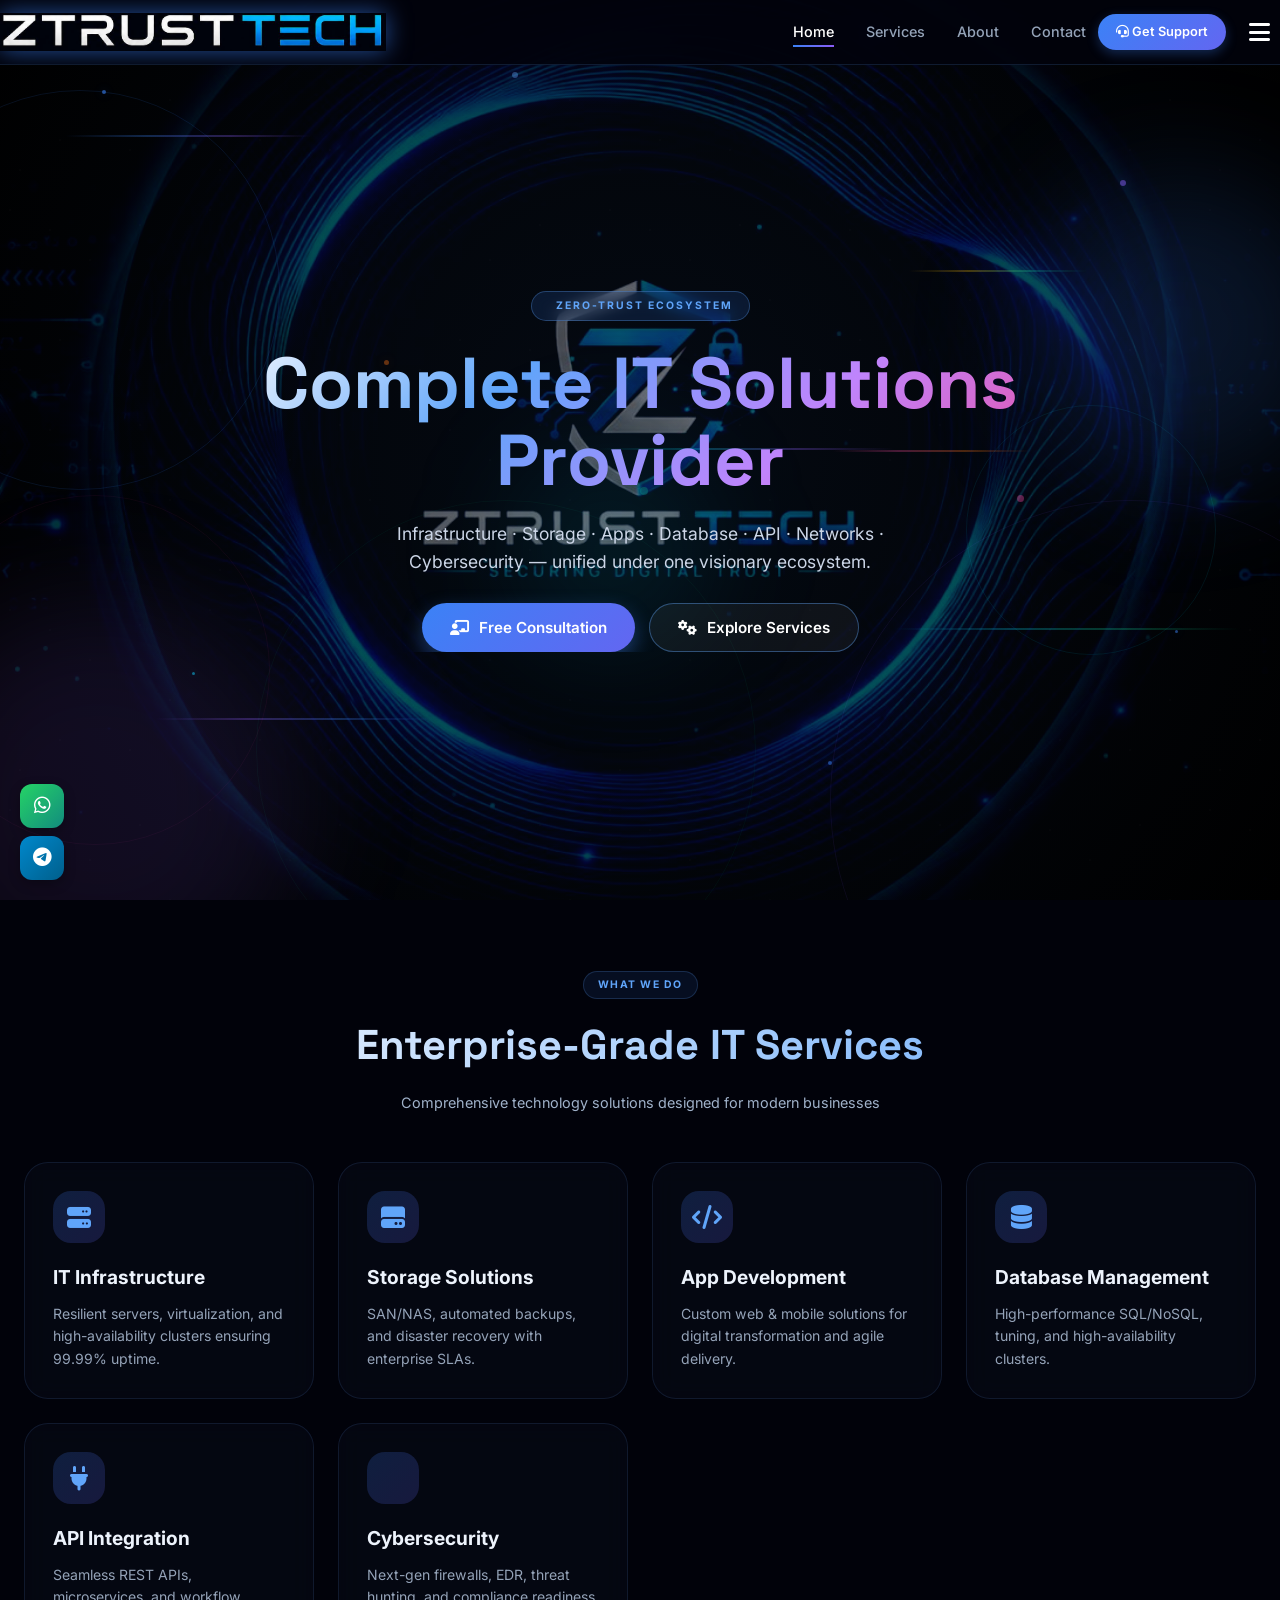
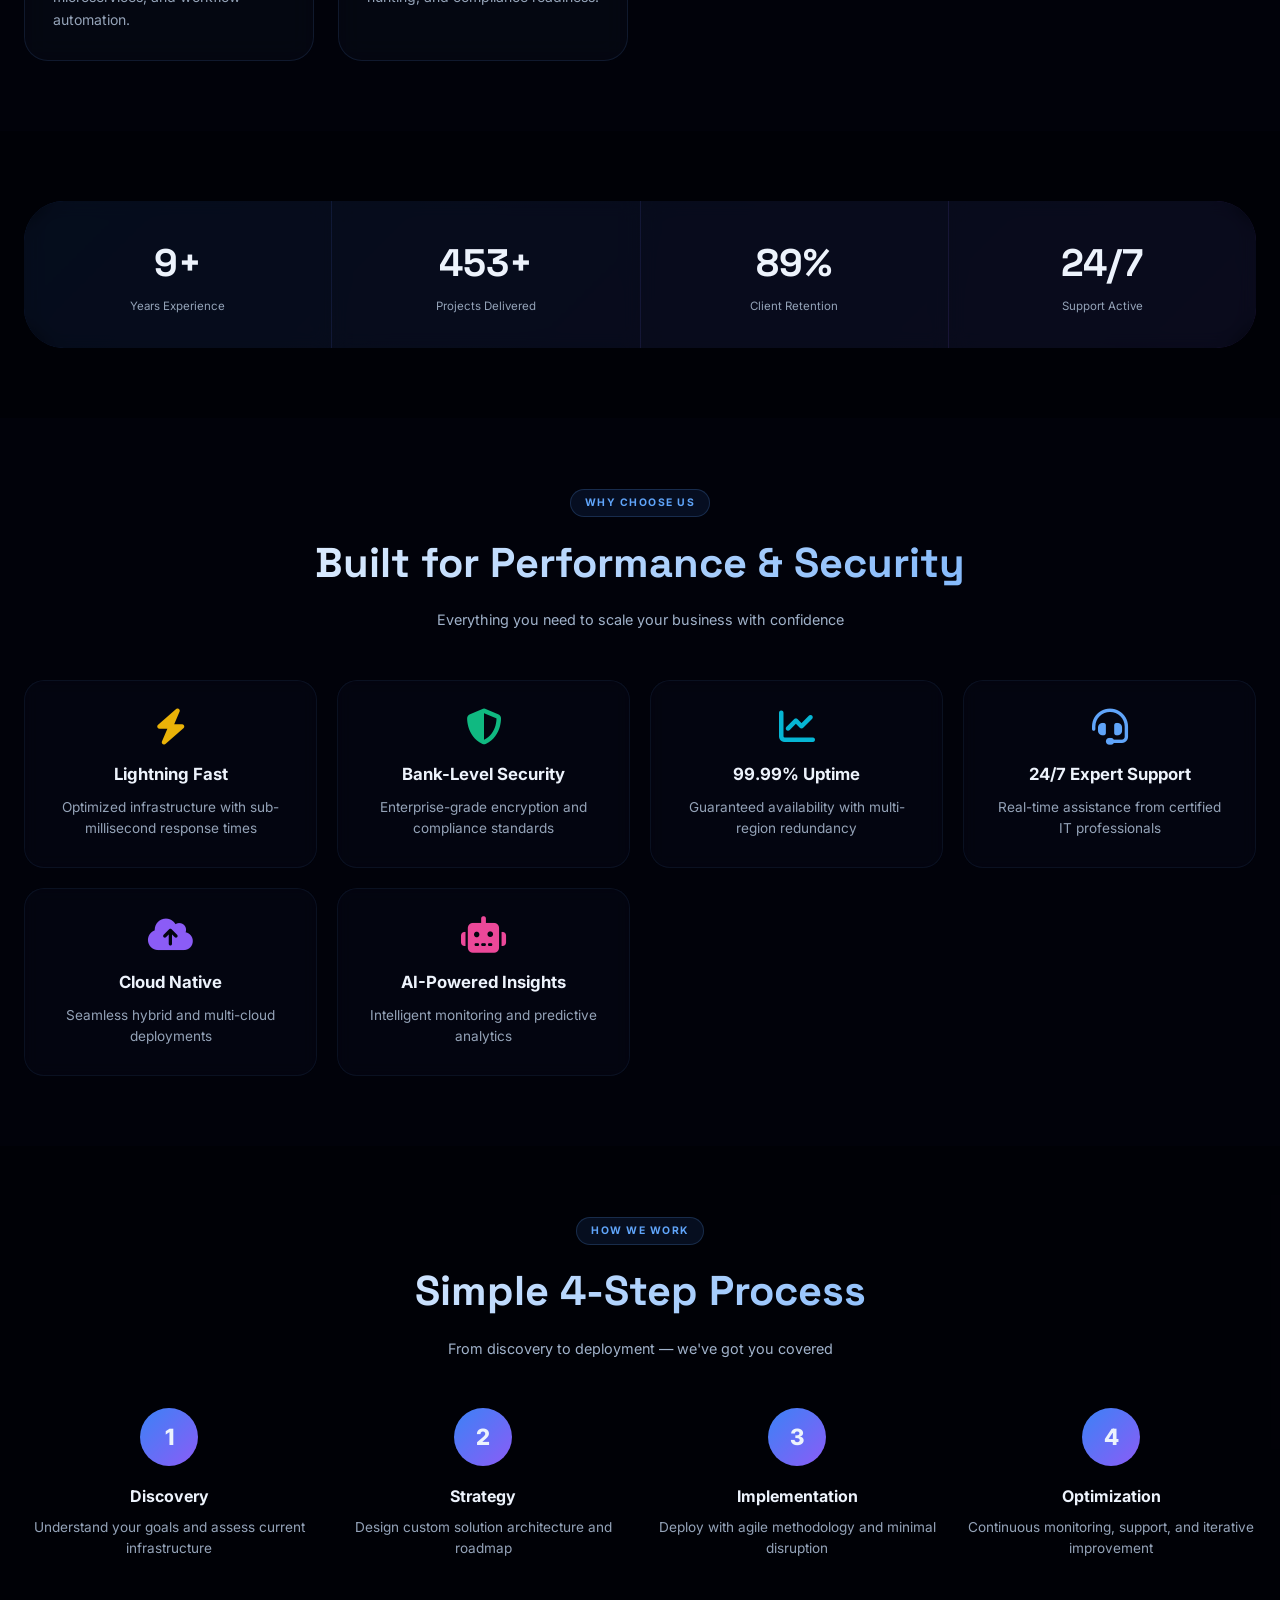
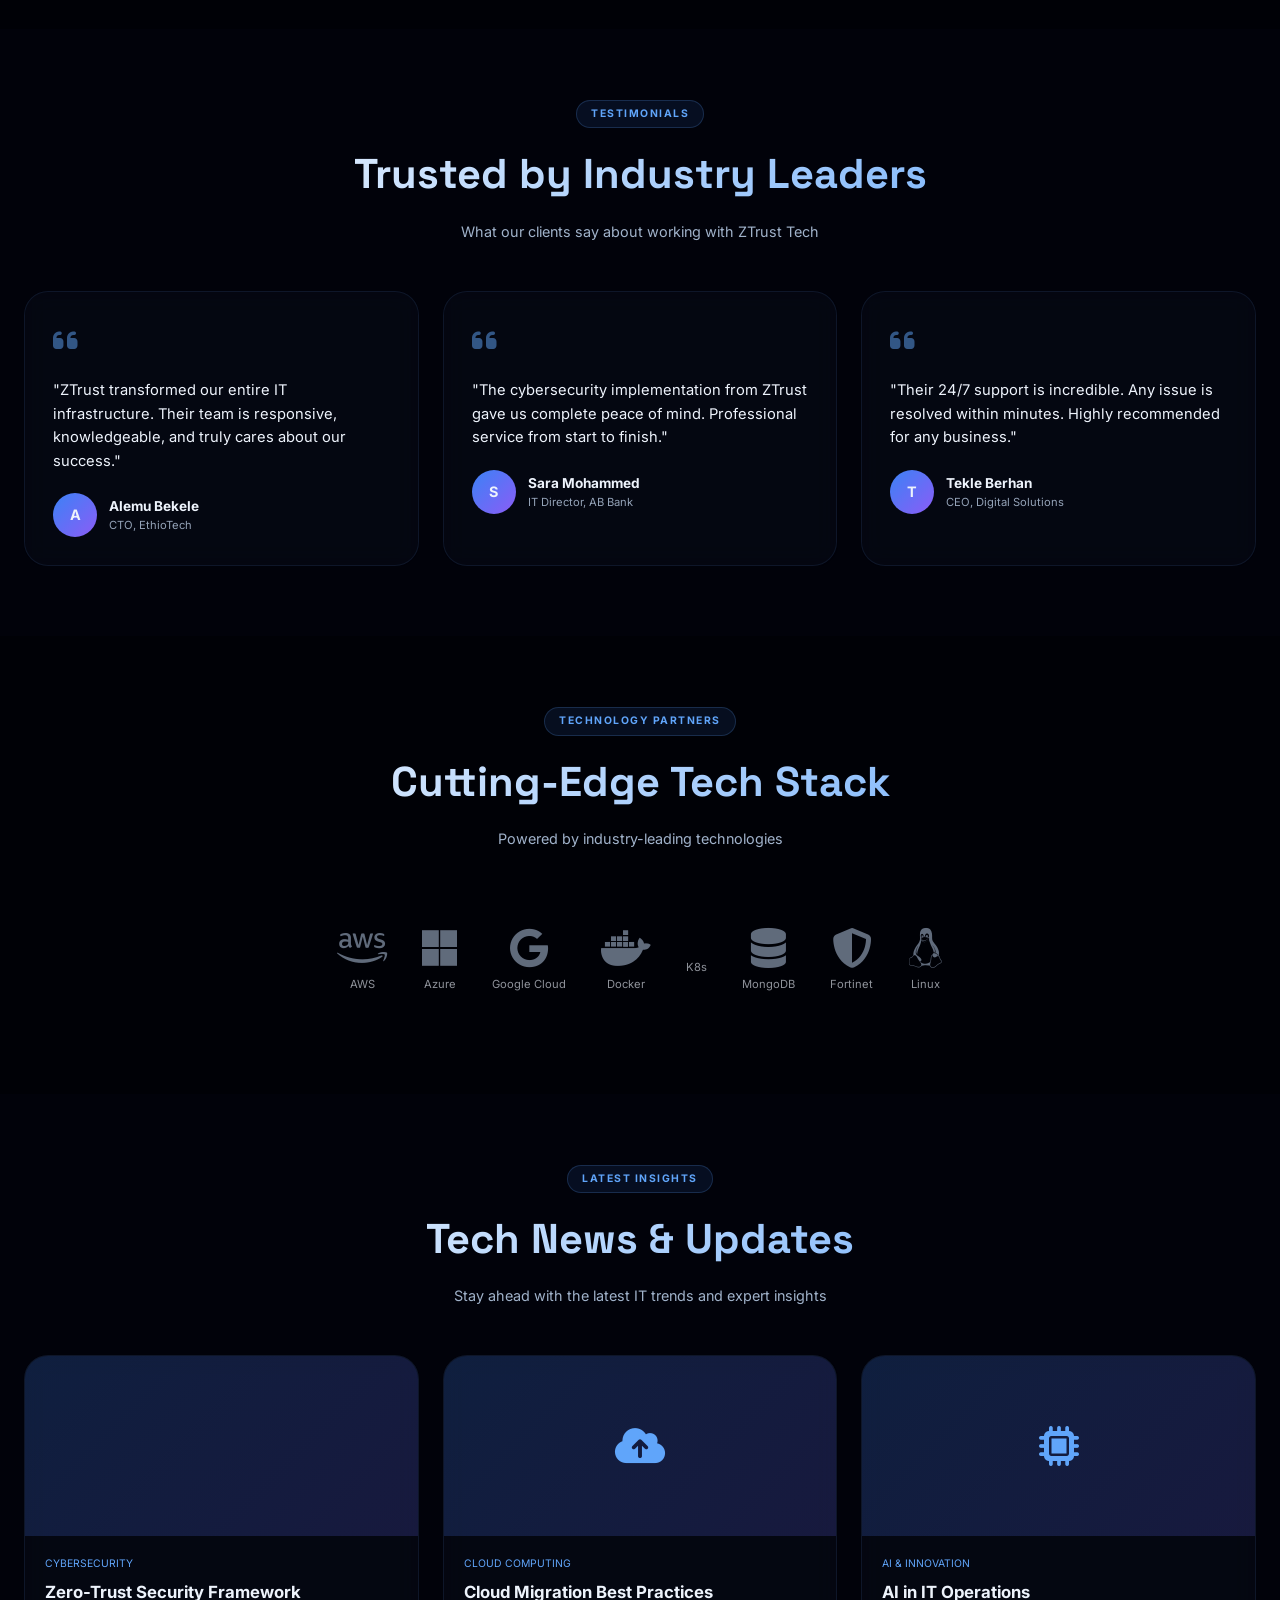
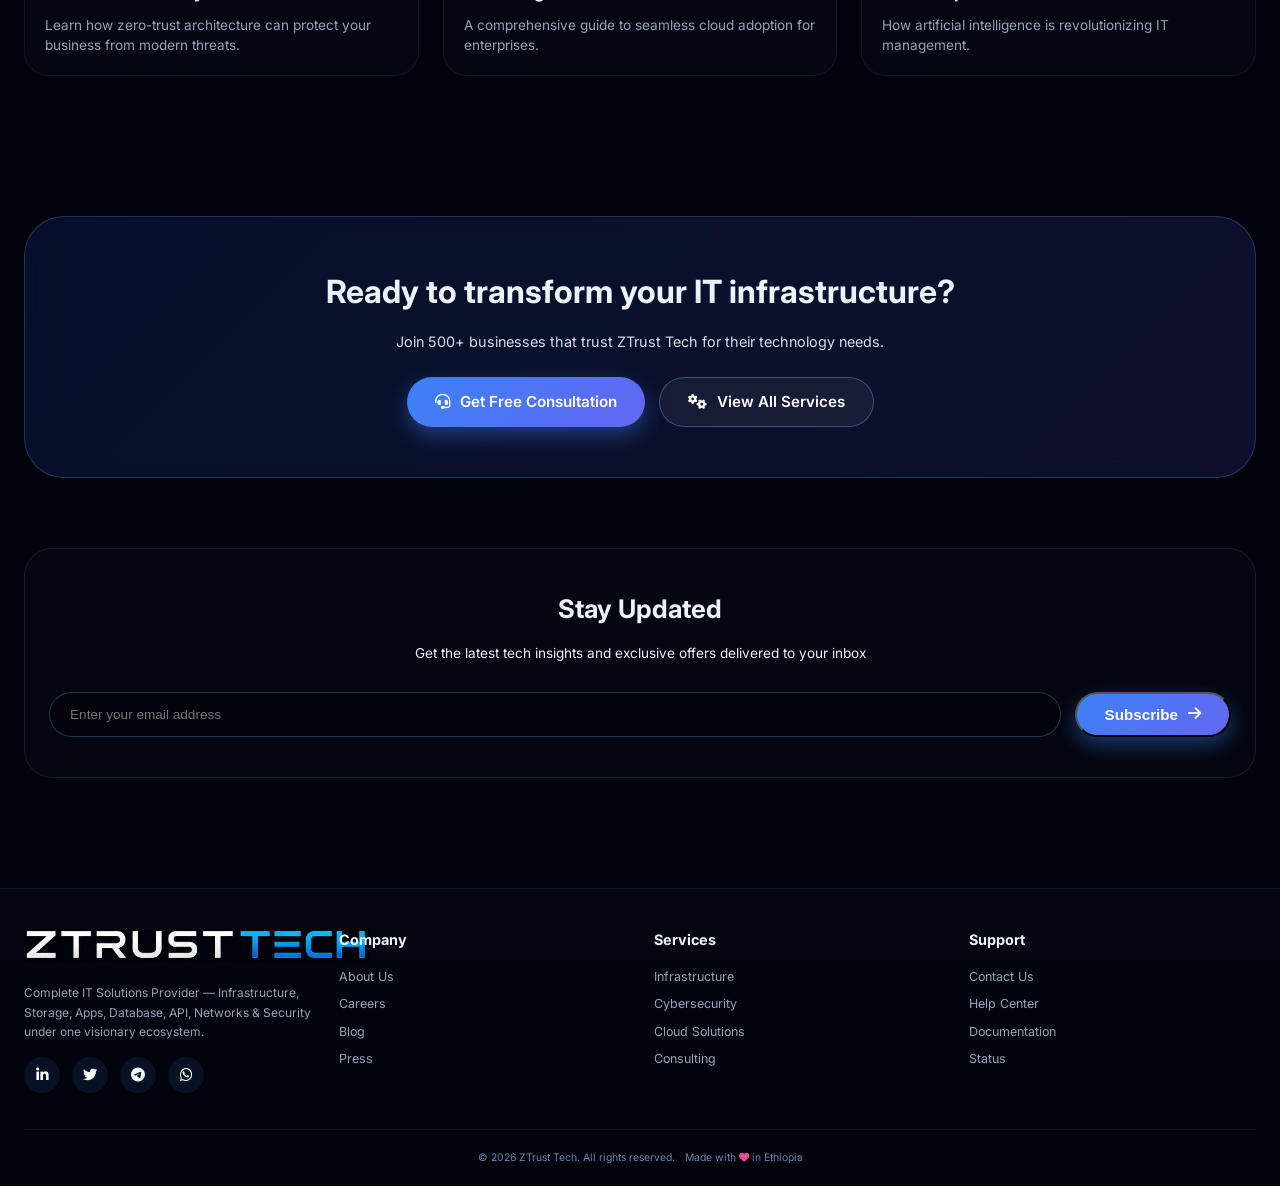
<file: index.html>
<!DOCTYPE html>
<html lang="en">
<head>
  <meta charset="UTF-8" />
  <meta name="viewport" content="width=device-width, initial-scale=1.0, maximum-scale=5.0, viewport-fit=cover" />
  <title>ZTrust Tech | Elite IT Solutions Hub</title>

  <link rel="icon" type="image/png" href="ICON Final 1 (1).png" />
  <link rel="shortcut icon" href="ICON Final 1 (1).png" />

  <link href="https://fonts.googleapis.com/css2?family=Inter:wght@300;400;500;600;700;800;900&family=Space+Grotesk:wght@400;500;600;700;800&display=swap" rel="stylesheet">
  <link rel="stylesheet" href="https://cdnjs.cloudflare.com/ajax/libs/font-awesome/6.5.0/css/all.min.css"/>

  <style>
    * {
      margin: 0;
      padding: 0;
      box-sizing: border-box;
    }

    :root {
      --text: #edf3fc;
      --muted: #a0b2ca;
      --blue: #3b82f6;
      --blue2: #60a5fa;
      --indigo: #6366f1;
      --purple: #8b5cf6;
      --cyan: #06b6d4;
      --emerald: #10b981;
      --pink: #ec4899;
      --orange: #f97316;
      --yellow: #eab308;
    }

    html { scroll-behavior: smooth; overflow-x: hidden; width: 100%; }
    body {
      font-family: 'Inter', sans-serif;
      color: var(--text);
      background: #01020a;
      overflow-x: hidden;
      line-height: 1.55;
      width: 100%;
      max-width: 100vw;
    }

    /* BACKGROUND IMAGE - KEPT ORIGINAL */
    body::before {
      content: "";
      position: fixed;
      inset: 0;
      background: url('Background.JPG') center/cover no-repeat fixed;
      filter: brightness(0.45) contrast(1.15);
      z-index: -3;
      pointer-events: none;
    }

    /* Animated Gradient Overlay - KEPT ORIGINAL */
    body::after {
      content: "";
      position: fixed;
      inset: 0;
      background: radial-gradient(circle at 50% 50%, rgba(59,130,246,0.08), rgba(0,0,0,0.65));
      z-index: -2;
      pointer-events: none;
    }

    /* ===== ENHANCED ANIMATED BACKGROUND ELEMENTS (DATA STREAMS REMOVED) ===== */
    .tech-bg {
      position: fixed;
      inset: 0;
      z-index: -1;
      pointer-events: none;
      overflow: hidden;
    }

    /* Floating particles - enhanced */
    .particle {
      position: absolute;
      border-radius: 50%;
      animation: floatParticle linear infinite;
    }
    .particle-1 { width: 4px; height: 4px; top: 10%; left: 8%; background: rgba(59,130,246,0.6); animation-duration: 14s; box-shadow: 0 0 10px rgba(59,130,246,0.3); }
    .particle-2 { width: 6px; height: 6px; top: 20%; right: 12%; background: rgba(139,92,246,0.5); animation-duration: 18s; box-shadow: 0 0 15px rgba(139,92,246,0.3); animation-delay: 1s; }
    .particle-3 { width: 3px; height: 3px; bottom: 25%; left: 15%; background: rgba(6,182,212,0.6); animation-duration: 12s; box-shadow: 0 0 8px rgba(6,182,212,0.3); }
    .particle-4 { width: 7px; height: 7px; top: 55%; right: 20%; background: rgba(236,72,153,0.4); animation-duration: 20s; box-shadow: 0 0 18px rgba(236,72,153,0.2); animation-delay: 2s; }
    .particle-5 { width: 4px; height: 4px; bottom: 15%; right: 35%; background: rgba(59,130,246,0.5); animation-duration: 16s; box-shadow: 0 0 10px rgba(59,130,246,0.3); }
    .particle-6 { width: 5px; height: 5px; top: 40%; left: 30%; background: rgba(249,115,22,0.4); animation-duration: 13s; box-shadow: 0 0 12px rgba(249,115,22,0.2); animation-delay: 0.5s; }
    .particle-7 { width: 8px; height: 8px; bottom: 45%; left: 50%; background: rgba(16,185,129,0.3); animation-duration: 22s; box-shadow: 0 0 20px rgba(16,185,129,0.2); animation-delay: 3s; }
    .particle-8 { width: 3px; height: 3px; top: 70%; right: 8%; background: rgba(59,130,246,0.5); animation-duration: 11s; box-shadow: 0 0 8px rgba(59,130,246,0.3); }
    .particle-9 { width: 6px; height: 6px; top: 8%; left: 40%; background: rgba(96,165,250,0.4); animation-duration: 19s; box-shadow: 0 0 14px rgba(96,165,250,0.3); animation-delay: 1.5s; }
    .particle-10 { width: 4px; height: 4px; bottom: 60%; right: 50%; background: rgba(139,92,246,0.4); animation-duration: 15s; box-shadow: 0 0 10px rgba(139,92,246,0.2); }

    @keyframes floatParticle {
      0% { transform: translateY(0) translateX(0) scale(1); opacity: 0; }
      15% { opacity: 0.8; }
      85% { opacity: 0.8; }
      100% { transform: translateY(-180px) translateX(80px) scale(1.3); opacity: 0; }
    }

    /* Energy lines - enhanced */
    .energy-line {
      position: absolute;
      height: 2px;
      border-radius: 2px;
      animation: energyFlow linear infinite;
      opacity: 0.3;
    }
    .energy-line-1 { width: 250px; top: 15%; left: 5%; background: linear-gradient(90deg, transparent, var(--blue), var(--purple), transparent); animation-duration: 6s; animation-delay: 0s; }
    .energy-line-2 { width: 350px; bottom: 30%; right: 3%; background: linear-gradient(90deg, transparent, var(--cyan), var(--emerald), transparent); animation-duration: 8s; animation-delay: 1.5s; }
    .energy-line-3 { width: 200px; top: 50%; left: 65%; background: linear-gradient(90deg, transparent, var(--pink), var(--orange), transparent); animation-duration: 5s; animation-delay: 0.8s; }
    .energy-line-4 { width: 280px; bottom: 20%; left: 12%; background: linear-gradient(90deg, transparent, var(--purple), var(--blue), transparent); animation-duration: 7s; animation-delay: 2s; }
    .energy-line-5 { width: 180px; top: 30%; right: 15%; background: linear-gradient(90deg, transparent, var(--yellow), var(--emerald), transparent); animation-duration: 5.5s; animation-delay: 1s; }
    .energy-line-6 { width: 300px; bottom: 50%; right: 30%; background: linear-gradient(90deg, transparent, var(--cyan), var(--purple), transparent); animation-duration: 9s; animation-delay: 2.5s; }

    @keyframes energyFlow {
      0% { transform: translateX(-100%) scaleX(0.3); opacity: 0; }
      10% { opacity: 0.6; }
      90% { opacity: 0.6; }
      100% { transform: translateX(120vw) scaleX(0.8); opacity: 0; }
    }

    /* Rotating geometric rings - enhanced */
    .geo-ring {
      position: absolute;
      border-radius: 50%;
      border: 1px solid rgba(59,130,246,0.08);
      animation: ringSpin linear infinite;
    }
    .ring-1 { width: 400px; height: 400px; top: 10%; left: -120px; animation-duration: 30s; border-color: rgba(59,130,246,0.12); }
    .ring-2 { width: 600px; height: 600px; bottom: -200px; right: -150px; animation-duration: 40s; border-color: rgba(139,92,246,0.08); }
    .ring-3 { width: 250px; height: 250px; top: 45%; right: 5%; animation-duration: 22s; border-color: rgba(6,182,212,0.10); }
    .ring-4 { width: 350px; height: 350px; top: 55%; left: -80px; animation-duration: 35s; border-color: rgba(236,72,153,0.06); animation-direction: reverse; }
    .ring-5 { width: 500px; height: 500px; bottom: -100px; left: 20%; animation-duration: 50s; border-color: rgba(16,185,129,0.06); }

    /* Glowing pulse orbs - enhanced */
    .pulse-orb {
      position: absolute;
      border-radius: 50%;
      animation: pulseOrb 6s ease-in-out infinite;
      filter: blur(60px);
    }
    .pulse-orb-1 { width: 300px; height: 300px; top: 20%; right: -50px; background: rgba(59,130,246,0.15); animation-delay: 0s; }
    .pulse-orb-2 { width: 400px; height: 400px; bottom: -100px; left: -100px; background: rgba(139,92,246,0.12); animation-delay: 2s; }
    .pulse-orb-3 { width: 200px; height: 200px; top: 50%; left: 40%; background: rgba(6,182,212,0.10); animation-delay: 4s; }

    @keyframes pulseOrb {
      0%, 100% { transform: scale(1) translate(0, 0); opacity: 0.4; }
      33% { transform: scale(1.2) translate(20px, -30px); opacity: 0.7; }
      66% { transform: scale(0.8) translate(-20px, 30px); opacity: 0.3; }
    }

    @keyframes ringSpin {
      100% { transform: rotate(360deg); }
    }

    /* Digital rain dots - enhanced (kept) */
    .rain-dot {
      position: absolute;
      width: 3px;
      height: 3px;
      border-radius: 50%;
      animation: rainDot linear infinite;
      opacity: 0;
    }
    .dot-1 { left: 12%; animation-duration: 4s; animation-delay: 0s; background: var(--blue); box-shadow: 0 0 8px var(--blue); }
    .dot-2 { left: 18%; animation-duration: 5s; animation-delay: 0.5s; background: var(--purple); box-shadow: 0 0 8px var(--purple); }
    .dot-3 { left: 30%; animation-duration: 3.5s; animation-delay: 1s; background: var(--cyan); box-shadow: 0 0 8px var(--cyan); }
    .dot-4 { left: 45%; animation-duration: 6s; animation-delay: 0.3s; background: var(--pink); box-shadow: 0 0 8px var(--pink); }
    .dot-5 { left: 55%; animation-duration: 4.5s; animation-delay: 1.5s; background: var(--blue2); box-shadow: 0 0 8px var(--blue2); }
    .dot-6 { left: 65%; animation-duration: 5.5s; animation-delay: 0.8s; background: var(--emerald); box-shadow: 0 0 8px var(--emerald); }
    .dot-7 { left: 78%; animation-duration: 3.8s; animation-delay: 2s; background: var(--orange); box-shadow: 0 0 8px var(--orange); }
    .dot-8 { left: 88%; animation-duration: 4.2s; animation-delay: 1.2s; background: var(--purple); box-shadow: 0 0 8px var(--purple); }
    .dot-9 { left: 42%; animation-duration: 5.8s; animation-delay: 0.6s; background: var(--cyan); box-shadow: 0 0 8px var(--cyan); }
    .dot-10 { left: 72%; animation-duration: 4.8s; animation-delay: 1.8s; background: var(--blue); box-shadow: 0 0 8px var(--blue); }

    @keyframes rainDot {
      0% { top: -10px; opacity: 0; transform: scale(0); }
      15% { opacity: 0.9; transform: scale(1.5); }
      85% { opacity: 0.9; }
      100% { top: 110%; opacity: 0; transform: scale(0.5); }
    }

    .noise {
      position: fixed;
      inset: 0;
      z-index: -1;
      pointer-events: none;
      opacity: 0.02;
      background-image: url("data:image/svg+xml,%3Csvg xmlns='http://www.w3.org/2000/svg' width='200' height='200' viewBox='0 0 200 200'%3E%3Cg fill='white' fill-opacity='1'%3E%3Ccircle cx='10' cy='10' r='1'/%3E%3Ccircle cx='50' cy='30' r='1'/%3E%3Ccircle cx='90' cy='60' r='1'/%3E%3Ccircle cx='140' cy='25' r='1'/%3E%3Ccircle cx='170' cy='100' r='1'/%3E%3Ccircle cx='130' cy='150' r='1'/%3E%3Ccircle cx='60' cy='140' r='1'/%3E%3Ccircle cx='20' cy='170' r='1'/%3E%3C/g%3E%3C/svg%3E");
    }

    .container {
      max-width: 1280px;
      margin: 0 auto;
      padding: 0 24px;
      position: relative;
      z-index: 2;
      width: 100%;
      overflow: hidden;
    }

    /* NAVIGATION - FIXED HAMBURGER */
    .nav {
      position: fixed;
      top: 0;
      left: 0;
      width: 100%;
      z-index: 1000;
      background: rgba(2, 3, 12, 0.85);
      backdrop-filter: blur(20px);
      -webkit-backdrop-filter: blur(20px);
      border-bottom: 1px solid rgba(96, 165, 250, 0.15);
      transition: 0.3s;
    }
    .nav.scrolled {
      background: rgba(1, 3, 12, 0.96);
      border-bottom-color: rgba(96, 165, 250, 0.3);
    }
    .nav-inner {
      display: flex;
      justify-content: space-between;
      align-items: center;
      gap: 12px;
      padding: 10px 0;
      min-height: 64px;
      width: 100%;
    }
    .logo-word-img {
      height: 38px;
      width: auto;
      filter: drop-shadow(0 0 12px rgba(59,130,246,0.6));
      transition: 0.3s;
      flex-shrink: 0;
    }
    .logo-word-img:hover { filter: drop-shadow(0 0 20px rgba(59,130,246,0.9)); }
    .links {
      display: flex;
      gap: 2rem;
      align-items: center;
    }
    .links a {
      text-decoration: none;
      color: #94a3b8;
      font-weight: 500;
      font-size: 0.9rem;
      transition: 0.2s;
      position: relative;
    }
    .links a::after {
      content: "";
      position: absolute;
      left: 0;
      bottom: -4px;
      width: 0;
      height: 2px;
      background: linear-gradient(90deg, var(--blue), var(--purple));
      transition: 0.3s;
    }
    .links a:hover::after, .links a.active::after { width: 100%; }
    .links a:hover, .links a.active { color: white; }
    .nav-cta {
      text-decoration: none;
      color: #fff;
      font-weight: 600;
      font-size: 0.8rem;
      padding: 8px 18px;
      border-radius: 40px;
      background: linear-gradient(135deg, var(--blue), var(--indigo));
      box-shadow: 0 4px 12px rgba(59,130,246,0.3);
      transition: 0.2s;
      white-space: nowrap;
    }
    .nav-cta:hover { transform: translateY(-2px); box-shadow: 0 8px 20px rgba(59,130,246,0.4); }
    .menu-toggle {
      display: none;
      background: none;
      border: none;
      color: #fff;
      font-size: 1.5rem;
      cursor: pointer;
      padding: 6px;
      z-index: 1002;
      line-height: 1;
      width: 42px;
      height: 42px;
      display: flex;
      align-items: center;
      justify-content: center;
      flex-shrink: 0;
    }
    .nav-right-group {
      display: flex;
      align-items: center;
      gap: 12px;
      flex-shrink: 0;
    }

    /* HERO SECTION */
    .hero {
      min-height: 100vh;
      display: flex;
      align-items: center;
      justify-content: center;
      position: relative;
      padding: 100px 0 60px;
      width: 100%;
    }
    .hero-content {
      text-align: center;
      max-width: 900px;
      margin: 0 auto;
      width: 100%;
      padding: 0 10px;
    }
    .hero-badge {
      display: inline-flex;
      align-items: center;
      gap: 8px;
      padding: 6px 16px;
      border-radius: 999px;
      background: rgba(59,130,246,0.15);
      border: 1px solid rgba(96,165,250,0.3);
      backdrop-filter: blur(8px);
      color: var(--blue2);
      font-size: 0.65rem;
      font-weight: 700;
      text-transform: uppercase;
      letter-spacing: 2px;
      margin-bottom: 24px;
      animation: glowPulse 2s infinite;
      flex-wrap: wrap;
      justify-content: center;
    }
    @keyframes glowPulse {
      0%, 100% { box-shadow: 0 0 5px rgba(59,130,246,0.3); }
      50% { box-shadow: 0 0 25px rgba(59,130,246,0.7); }
    }
    .hero-title {
      font-family: 'Space Grotesk', sans-serif;
      font-size: clamp(2.2rem, 6vw, 4.5rem);
      font-weight: 900;
      line-height: 1.08;
      background: linear-gradient(135deg, #FFFFFF, #60a5fa, #c084fc, #ec4899);
      -webkit-background-clip: text;
      background-clip: text;
      color: transparent;
      margin-bottom: 20px;
      animation: titleGlow 3s infinite;
      word-wrap: break-word;
    }
    @keyframes titleGlow {
      0%, 100% { text-shadow: 0 0 20px rgba(59,130,246,0.3); }
      50% { text-shadow: 0 0 50px rgba(59,130,246,0.6); }
    }
    .hero-desc {
      font-size: clamp(0.95rem, 1.5vw, 1.1rem);
      color: #cbd5e6;
      max-width: 600px;
      margin: 0 auto 28px;
      padding: 0 10px;
    }
    .hero-buttons {
      display: flex;
      gap: 14px;
      justify-content: center;
      flex-wrap: wrap;
      width: 100%;
    }
    .btn {
      display: inline-flex;
      align-items: center;
      gap: 10px;
      padding: 12px 28px;
      border-radius: 60px;
      font-weight: 600;
      text-decoration: none;
      transition: all 0.3s;
      font-size: clamp(0.85rem, 1.2vw, 0.95rem);
      white-space: nowrap;
    }
    .btn-primary {
      background: linear-gradient(135deg, var(--blue), var(--indigo));
      color: #fff;
      box-shadow: 0 8px 20px rgba(59,130,246,0.4);
    }
    .btn-primary:hover { transform: translateY(-3px); box-shadow: 0 15px 35px rgba(59,130,246,0.6); }
    .btn-outline {
      background: rgba(255,255,255,0.05);
      border: 1px solid rgba(96,165,250,0.4);
      color: #fff;
    }
    .btn-outline:hover { background: rgba(59,130,246,0.2); transform: translateY(-3px); }

    /* Section Styles */
    .section { padding: 70px 0; width: 100%; }
    .section-dark { background: rgba(0,0,0,0.3); }
    .section-header {
      text-align: center;
      margin-bottom: 48px;
      padding: 0 10px;
    }
    .section-badge {
      display: inline-block;
      padding: 5px 14px;
      border-radius: 999px;
      background: rgba(59,130,246,0.1);
      border: 1px solid rgba(96,165,250,0.2);
      color: var(--blue2);
      font-size: 0.65rem;
      font-weight: 700;
      text-transform: uppercase;
      letter-spacing: 1.5px;
      margin-bottom: 14px;
    }
    .section-title {
      font-family: 'Space Grotesk', sans-serif;
      font-size: clamp(1.6rem, 3.5vw, 2.6rem);
      font-weight: 800;
      background: linear-gradient(135deg, #fff, var(--blue2));
      -webkit-background-clip: text;
      background-clip: text;
      color: transparent;
      margin-bottom: 14px;
      word-wrap: break-word;
    }
    .section-sub {
      color: var(--muted);
      max-width: 600px;
      margin: 0 auto;
      font-size: clamp(0.9rem, 1.1vw, 1rem);
      padding: 0 10px;
    }

    /* Services Grid */
    .services-grid {
      display: grid;
      grid-template-columns: repeat(auto-fit, minmax(280px, 1fr));
      gap: 24px;
      width: 100%;
    }
    .service-card {
      background: rgba(8,12,25,0.5);
      backdrop-filter: blur(12px);
      border-radius: 24px;
      padding: 28px;
      border: 1px solid rgba(96,165,250,0.12);
      transition: all 0.4s;
      position: relative;
      overflow: hidden;
    }
    .service-card::before {
      content: '';
      position: absolute;
      top: 0;
      left: -100%;
      width: 100%;
      height: 100%;
      background: linear-gradient(90deg, transparent, rgba(59,130,246,0.1), transparent);
      transition: 0.5s;
    }
    .service-card:hover::before { left: 100%; }
    .service-card:hover {
      transform: translateY(-8px);
      border-color: rgba(96,165,250,0.4);
      background: rgba(10,18,36,0.7);
    }
    .service-icon {
      width: 52px;
      height: 52px;
      background: linear-gradient(135deg, rgba(59,130,246,0.2), rgba(99,102,241,0.2));
      border-radius: 18px;
      display: flex;
      align-items: center;
      justify-content: center;
      margin-bottom: 20px;
    }
    .service-icon i { font-size: 24px; color: var(--blue2); }
    .service-card h3 { font-size: 1.2rem; margin-bottom: 10px; }
    .service-card p { color: #94a3b8; font-size: 0.88rem; line-height: 1.6; }

    /* Stats Grid */
    .stats-grid {
      display: grid;
      grid-template-columns: repeat(4, 1fr);
      gap: 1px;
      background: linear-gradient(135deg, rgba(59,130,246,0.2), rgba(139,92,246,0.2));
      border-radius: 40px;
      overflow: hidden;
      width: 100%;
    }
    .stat-card {
      padding: 32px 16px;
      text-align: center;
      background: rgba(4,8,18,0.7);
      backdrop-filter: blur(8px);
      transition: 0.3s;
    }
    .stat-card:hover { background: rgba(4,8,18,0.9); }
    .stat-number { font-size: clamp(2rem, 3vw, 2.5rem); font-weight: 800; font-family: 'Space Grotesk', monospace; }
    .stat-label { font-size: clamp(0.7rem, 0.9vw, 0.8rem); color: #94a3b8; margin-top: 6px; }

    /* Features Grid */
    .features-grid {
      display: grid;
      grid-template-columns: repeat(auto-fit, minmax(260px, 1fr));
      gap: 20px;
      width: 100%;
    }
    .feature-item {
      background: rgba(8,12,25,0.4);
      backdrop-filter: blur(8px);
      border-radius: 20px;
      padding: 28px;
      text-align: center;
      border: 1px solid rgba(96,165,250,0.08);
      transition: 0.3s;
    }
    .feature-item:hover { transform: translateY(-5px); border-color: rgba(96,165,250,0.2); }
    .feature-item i { font-size: 36px; margin-bottom: 16px; transition: 0.3s; }
    .feature-item:hover i { transform: scale(1.1); }
    .feature-item h4 { margin-bottom: 10px; font-size: 1.05rem; }
    .feature-item p { color: #94a3b8; font-size: 0.85rem; }

    /* Process Timeline */
    .process-timeline {
      display: grid;
      grid-template-columns: repeat(auto-fit, minmax(180px, 1fr));
      gap: 24px;
      margin-top: 36px;
      width: 100%;
    }
    .process-step { text-align: center; position: relative; }
    .step-number {
      width: 58px;
      height: 58px;
      background: linear-gradient(135deg, var(--blue), var(--purple));
      border-radius: 58px;
      display: flex;
      align-items: center;
      justify-content: center;
      font-size: 1.4rem;
      font-weight: 800;
      margin: 0 auto 18px;
      transition: 0.3s;
    }
    .process-step:hover .step-number { transform: scale(1.1); box-shadow: 0 0 25px rgba(59,130,246,0.5); }
    .process-step h4 { margin-bottom: 8px; font-size: 1rem; }
    .process-step p { font-size: 0.85rem; color: #94a3b8; }

    /* Testimonials */
    .testimonials-grid {
      display: grid;
      grid-template-columns: repeat(auto-fit, minmax(280px, 1fr));
      gap: 24px;
      width: 100%;
    }
    .testimonial-card {
      background: rgba(8,12,25,0.5);
      backdrop-filter: blur(12px);
      border-radius: 24px;
      padding: 28px;
      border: 1px solid rgba(96,165,250,0.1);
      transition: 0.3s;
    }
    .testimonial-card:hover { transform: translateY(-5px); border-color: rgba(96,165,250,0.3); }
    .quote-icon { font-size: 28px; color: var(--blue2); opacity: 0.5; margin-bottom: 16px; }
    .testimonial-text { font-size: 0.92rem; line-height: 1.6; margin-bottom: 20px; }
    .testimonial-author { display: flex; align-items: center; gap: 12px; }
    .author-avatar {
      width: 44px;
      height: 44px;
      background: linear-gradient(135deg, var(--blue), var(--purple));
      border-radius: 44px;
      display: flex;
      align-items: center;
      justify-content: center;
      font-weight: 700;
      font-size: 0.9rem;
    }
    .author-name { font-weight: 700; font-size: 0.85rem; }
    .author-title { font-size: 0.7rem; color: #94a3b8; }

    /* Tech Stack */
    .tech-stack {
      display: flex;
      flex-wrap: wrap;
      justify-content: center;
      gap: 35px;
      padding: 30px 0;
      width: 100%;
    }
    .tech-item {
      text-align: center;
      opacity: 0.6;
      transition: 0.3s;
    }
    .tech-item:hover { opacity: 1; transform: translateY(-8px); }
    .tech-item i { font-size: 40px; color: var(--muted); transition: 0.3s; }
    .tech-item:hover i { color: var(--blue2); text-shadow: 0 0 15px var(--blue2); }
    .tech-item span { display: block; font-size: 0.7rem; margin-top: 6px; }

    /* CTA Section */
    .cta-section {
      background: linear-gradient(135deg, rgba(37,99,235,0.15), rgba(99,102,241,0.15));
      border-radius: 40px;
      padding: 50px 32px;
      text-align: center;
      backdrop-filter: blur(20px);
      border: 1px solid rgba(96,165,250,0.25);
      position: relative;
      overflow: hidden;
      width: 100%;
    }
    .cta-section::before {
      content: '';
      position: absolute;
      top: 0;
      left: -100%;
      width: 100%;
      height: 100%;
      background: linear-gradient(90deg, transparent, rgba(59,130,246,0.1), transparent);
      animation: shimmer 4s infinite;
    }
    @keyframes shimmer { 100% { left: 100%; } }
    .cta-section h2 { font-size: clamp(1.5rem, 2.5vw, 2.2rem); margin-bottom: 14px; }
    .cta-section p { font-size: clamp(0.9rem, 1.1vw, 1rem); }

    /* Blog/Insights */
    .blog-grid {
      display: grid;
      grid-template-columns: repeat(auto-fit, minmax(280px, 1fr));
      gap: 24px;
      width: 100%;
    }
    .blog-card {
      background: rgba(8,12,25,0.5);
      backdrop-filter: blur(12px);
      border-radius: 24px;
      overflow: hidden;
      border: 1px solid rgba(96,165,250,0.1);
      transition: 0.3s;
    }
    .blog-card:hover { transform: translateY(-5px); border-color: rgba(96,165,250,0.3); }
    .blog-image {
      height: 180px;
      background: linear-gradient(135deg, rgba(59,130,246,0.2), rgba(99,102,241,0.2));
      display: flex;
      align-items: center;
      justify-content: center;
    }
    .blog-image i { font-size: 40px; color: var(--blue2); }
    .blog-content { padding: 20px; }
    .blog-category { font-size: 0.65rem; color: var(--blue2); text-transform: uppercase; margin-bottom: 6px; }
    .blog-card h4 { margin-bottom: 10px; font-size: 1.05rem; }
    .blog-card p { color: #94a3b8; font-size: 0.85rem; line-height: 1.5; }

    /* Newsletter */
    .newsletter {
      background: rgba(8,12,25,0.5);
      backdrop-filter: blur(12px);
      border-radius: 28px;
      padding: 40px 24px;
      text-align: center;
      border: 1px solid rgba(96,165,250,0.15);
      width: 100%;
    }
    .newsletter h3 { font-size: clamp(1.3rem, 2vw, 1.6rem); margin-bottom: 14px; }
    .newsletter p { font-size: clamp(0.85rem, 1vw, 0.95rem); }
    .newsletter-form {
      display: flex;
      gap: 14px;
      justify-content: center;
      flex-wrap: wrap;
      margin-top: 28px;
      width: 100%;
    }
    .newsletter-form input {
      padding: 12px 20px;
      border-radius: 60px;
      border: 1px solid rgba(96,165,250,0.3);
      background: rgba(0,0,0,0.4);
      color: white;
      width: 280px;
      font-size: 0.85rem;
      flex: 1;
      min-width: 200px;
      max-width: 100%;
    }
    .newsletter-form input:focus { outline: none; border-color: var(--blue); }
    .newsletter-form .btn { flex-shrink: 0; }

    /* Footer */
    .footer {
      background: linear-gradient(180deg, #030610, #01020a);
      border-top: 1px solid rgba(59,130,246,0.15);
      padding: 40px 0 20px;
      margin-top: 40px;
      width: 100%;
    }
    .footer-grid {
      display: grid;
      grid-template-columns: repeat(auto-fit, minmax(160px, 1fr));
      gap: 28px;
      margin-bottom: 28px;
      width: 100%;
    }
    .footer-col h4 { margin-bottom: 16px; font-size: 0.9rem; }
    .footer-col a {
      display: block;
      color: #94a3b8;
      text-decoration: none;
      font-size: 0.78rem;
      margin-bottom: 8px;
      transition: 0.2s;
    }
    .footer-col a:hover { color: white; transform: translateX(5px); }
    .social-links { display: flex; gap: 12px; margin-top: 16px; flex-wrap: wrap; }
    .social-links a {
      width: 36px;
      height: 36px;
      border-radius: 36px;
      background: rgba(59,130,246,0.1);
      display: flex;
      align-items: center;
      justify-content: center;
      color: white;
      transition: 0.3s;
      text-decoration: none;
      font-size: 0.9rem;
    }
    .social-links a:hover { background: var(--blue); transform: translateY(-3px) rotate(360deg); }
    .footer-bottom {
      text-align: center;
      padding-top: 20px;
      border-top: 1px solid rgba(96,165,250,0.1);
      font-size: 0.65rem;
      color: #6e85b0;
      display: flex;
      flex-wrap: wrap;
      justify-content: center;
      gap: 10px;
    }

    /* Floating Buttons */
    .floating-btns {
      position: fixed;
      bottom: 20px;
      left: 20px;
      display: flex;
      flex-direction: column;
      gap: 8px;
      z-index: 999;
    }
    .float-btn {
      width: 44px;
      height: 44px;
      border-radius: 12px;
      display: flex;
      align-items: center;
      justify-content: center;
      background: linear-gradient(135deg, #25d366, #128c7e);
      color: white;
      text-decoration: none;
      font-size: 1.2rem;
      transition: 0.3s;
      box-shadow: 0 4px 12px rgba(0,0,0,0.3);
    }
    .float-btn.tg { background: linear-gradient(135deg, #0088cc, #005f8c); }
    .float-btn:hover { transform: scale(1.1); box-shadow: 0 8px 20px rgba(0,0,0,0.4); }

    .back-to-top {
      position: fixed;
      bottom: 20px;
      right: 20px;
      width: 44px;
      height: 44px;
      border-radius: 12px;
      background: linear-gradient(135deg, var(--blue), var(--indigo));
      color: white;
      display: flex;
      align-items: center;
      justify-content: center;
      cursor: pointer;
      opacity: 0;
      visibility: hidden;
      transition: 0.25s;
      z-index: 999;
      box-shadow: 0 4px 12px rgba(0,0,0,0.3);
      border: none;
      font-size: 1rem;
    }
    .back-to-top.show { opacity: 1; visibility: visible; }
    .back-to-top:hover { transform: translateY(-3px); }

    .reveal { opacity: 0; transform: translateY(30px); transition: 0.7s ease; }
    .reveal.visible { opacity: 1; transform: translateY(0); }

    /* ========== MOBILE RESPONSIVE ========== */
    @media (max-width: 820px) {
      .container { padding: 0 14px; }
      .nav-inner { min-height: 58px; padding: 6px 0; }
      .logo-word-img { height: 32px; }
      .nav-right-group { gap: 6px; }
      .menu-toggle { display: flex !important; font-size: 1.4rem; padding: 4px; width: 40px; height: 40px; }
      
      .links {
        position: fixed; top: 0; left: -100%; width: 80%; max-width: 300px;
        height: 100vh; background: rgba(2,5,18,0.98);
        backdrop-filter: blur(28px); -webkit-backdrop-filter: blur(28px);
        flex-direction: column; gap: 0.2rem; padding: 90px 1.5rem 1.5rem;
        transition: left 0.35s cubic-bezier(0.4, 0, 0.2, 1);
        z-index: 1001; border-right: 1px solid rgba(96,165,250,0.12);
        overflow-y: auto; align-items: stretch; box-shadow: 4px 0 30px rgba(0,0,0,0.5);
      }
      .links.active { left: 0; }
      .links a { font-size: 0.95rem; padding: 12px 14px; width: 100%; border-bottom: 1px solid rgba(96,165,250,0.05); color: #cbd5e1; border-radius: 8px; transition: 0.25s; }
      .links a::after { display: none; }
      .links a:hover, .links a.active { color: white; background: rgba(59,130,246,0.08); padding-left: 20px; }
      .nav-cta { display: none; }
      
      .hero { padding: 85px 0 40px; min-height: auto; }
      .hero-title { font-size: clamp(1.8rem, 6vw, 2.5rem); }
      .hero-desc { font-size: 0.9rem; padding: 0 5px; }
      .hero-buttons { flex-direction: column; align-items: center; }
      .hero-buttons .btn { padding: 10px 18px; font-size: 0.8rem; width: 100%; justify-content: center; white-space: normal; }
      .hero-badge { font-size: 0.55rem; padding: 4px 12px; letter-spacing: 1.5px; }
      
      .stats-grid { grid-template-columns: repeat(2, 1fr); gap: 4px; border-radius: 18px; }
      .stat-card { padding: 16px 10px; }
      .stat-number { font-size: 1.6rem; }
      .stat-label { font-size: 0.6rem; }
      
      .services-grid { grid-template-columns: 1fr; gap: 14px; }
      .service-card { padding: 20px; border-radius: 18px; }
      .service-card h3 { font-size: 1.05rem; }
      .service-icon { width: 44px; height: 44px; }
      .service-icon i { font-size: 20px; }
      .service-card p { font-size: 0.82rem; }
      
      .features-grid { grid-template-columns: 1fr 1fr; gap: 12px; }
      .feature-item { padding: 18px; border-radius: 16px; }
      .feature-item i { font-size: 28px; }
      .feature-item h4 { font-size: 0.9rem; }
      .feature-item p { font-size: 0.75rem; }
      
      .process-timeline { grid-template-columns: 1fr 1fr; gap: 14px; }
      .process-step { padding: 10px; }
      .step-number { width: 44px; height: 44px; font-size: 1rem; }
      .process-step h4 { font-size: 0.9rem; }
      .process-step p { font-size: 0.75rem; }
      
      .testimonials-grid { grid-template-columns: 1fr; gap: 14px; }
      .testimonial-card { padding: 20px; border-radius: 18px; }
      .testimonial-text { font-size: 0.85rem; }
      
      .cta-section { padding: 30px 16px; border-radius: 20px; }
      .cta-section h2 { font-size: 1.3rem; }
      .cta-section p { font-size: 0.85rem; }
      .cta-section .btn { padding: 10px 16px; font-size: 0.8rem; width: 100%; justify-content: center; }
      .cta-section > div { flex-direction: column; align-items: center; width: 100%; }
      
      .newsletter { padding: 24px 16px; border-radius: 20px; }
      .newsletter h3 { font-size: 1.2rem; }
      .newsletter-form { flex-direction: column; align-items: center; }
      .newsletter-form input { width: 100%; max-width: 100%; padding: 10px 16px; font-size: 0.8rem; }
      .newsletter-form .btn { width: 100%; justify-content: center; padding: 10px; font-size: 0.8rem; }
      
      .footer-grid { grid-template-columns: 1fr 1fr; gap: 20px; }
      .footer { padding: 30px 0 16px; margin-top: 30px; }
      .footer-col h4 { font-size: 0.8rem; margin-bottom: 12px; }
      .footer-col a { font-size: 0.72rem; margin-bottom: 6px; }
      .social-links a { width: 32px; height: 32px; font-size: 0.8rem; }
      .footer-bottom { font-size: 0.6rem; flex-direction: column; gap: 4px; }
      
      .section { padding: 40px 0; }
      .section-header { margin-bottom: 28px; }
      .section-title { font-size: 1.4rem; }
      .section-sub { font-size: 0.85rem; padding: 0 5px; }
      .section-badge { font-size: 0.55rem; padding: 4px 10px; }
      
      .blog-grid { grid-template-columns: 1fr; gap: 14px; }
      .blog-image { height: 150px; }
      .blog-content { padding: 16px; }
      .blog-card h4 { font-size: 0.95rem; }
      
      .floating-btns { bottom: 14px; left: 14px; gap: 6px; }
      .float-btn { width: 38px; height: 38px; font-size: 1rem; border-radius: 10px; }
      .back-to-top { bottom: 14px; right: 14px; width: 38px; height: 38px; font-size: 0.85rem; border-radius: 10px; }
      
      .tech-stack { gap: 20px; padding: 16px 0; }
      .tech-item i { font-size: 30px; }
      .tech-item span { font-size: 0.6rem; }
      
      .btn { padding: 10px 16px; font-size: 0.8rem; }
    }

    @media (max-width: 480px) {
      .container { padding: 0 10px; }
      .nav-inner { min-height: 50px; padding: 4px 0; }
      .logo-word-img { height: 28px; }
      .menu-toggle { font-size: 1.2rem; width: 36px; height: 36px; }
      .links { width: 85%; max-width: 260px; padding: 80px 1.2rem 1.2rem; }
      .links a { font-size: 0.85rem; padding: 10px 12px; }
      
      .hero { padding: 72px 0 30px; }
      .hero-title { font-size: 1.5rem; }
      .hero-desc { font-size: 0.8rem; }
      .hero-badge { font-size: 0.5rem; padding: 3px 10px; letter-spacing: 1px; }
      .hero-buttons .btn { padding: 8px 14px; font-size: 0.75rem; }
      
      .stats-grid { grid-template-columns: 1fr 1fr; gap: 3px; }
      .stat-card { padding: 12px 8px; border-radius: 12px; }
      .stat-number { font-size: 1.3rem; }
      .stat-label { font-size: 0.55rem; }
      
      .process-timeline { grid-template-columns: 1fr; gap: 10px; }
      
      .footer-grid { grid-template-columns: 1fr; gap: 16px; }
      
      .section { padding: 30px 0; }
      .section-title { font-size: 1.2rem; }
      .section-sub { font-size: 0.8rem; }
      .section-header { margin-bottom: 22px; }
      
      .service-card { padding: 16px; border-radius: 14px; }
      .service-card h3 { font-size: 0.95rem; }
      .service-card p { font-size: 0.75rem; }
      .service-icon { width: 38px; height: 38px; }
      .service-icon i { font-size: 18px; }
      
      .features-grid { grid-template-columns: 1fr; gap: 10px; }
      .feature-item { padding: 14px; }
      .feature-item i { font-size: 24px; }
      .feature-item h4 { font-size: 0.85rem; }
      .feature-item p { font-size: 0.7rem; }
      
      .cta-section { padding: 20px 12px; border-radius: 16px; }
      .cta-section h2 { font-size: 1.1rem; }
      .cta-section p { font-size: 0.8rem; }
      .cta-section .btn { padding: 8px 12px; font-size: 0.75rem; }
      
      .newsletter { padding: 18px 12px; }
      .newsletter h3 { font-size: 1rem; }
      .newsletter p { font-size: 0.75rem; }
      .newsletter-form input { padding: 8px 14px; font-size: 0.75rem; }
      .newsletter-form .btn { padding: 8px; font-size: 0.75rem; }
      
      .testimonial-card { padding: 16px; }
      .author-avatar { width: 36px; height: 36px; font-size: 0.7rem; }
      
      .blog-image { height: 120px; }
      .blog-content { padding: 12px; }
      .blog-card h4 { font-size: 0.85rem; }
      .blog-card p { font-size: 0.75rem; }
      
      .floating-btns { bottom: 10px; left: 10px; gap: 5px; }
      .float-btn { width: 34px; height: 34px; font-size: 0.85rem; border-radius: 8px; }
      .back-to-top { bottom: 10px; right: 10px; width: 34px; height: 34px; font-size: 0.75rem; border-radius: 8px; }
      
      .tech-stack { gap: 14px; }
      .tech-item i { font-size: 24px; }
      .btn { padding: 8px 12px; font-size: 0.7rem; }
    }

    @media (max-width: 360px) {
      .hero-title { font-size: 1.3rem; }
      .stat-number { font-size: 1.1rem; }
      .section-title { font-size: 1rem; }
    }

    @media (min-width: 821px) {
      .mobile-cta { display: none !important; }
    }
  </style>
</head>
<body>
  <!-- ENHANCED ANIMATED BACKGROUND ELEMENTS (DATA STREAMS REMOVED) -->
  <div class="tech-bg">
    <!-- Floating particles -->
    <div class="particle particle-1"></div>
    <div class="particle particle-2"></div>
    <div class="particle particle-3"></div>
    <div class="particle particle-4"></div>
    <div class="particle particle-5"></div>
    <div class="particle particle-6"></div>
    <div class="particle particle-7"></div>
    <div class="particle particle-8"></div>
    <div class="particle particle-9"></div>
    <div class="particle particle-10"></div>
    
    <!-- Energy lines -->
    <div class="energy-line energy-line-1"></div>
    <div class="energy-line energy-line-2"></div>
    <div class="energy-line energy-line-3"></div>
    <div class="energy-line energy-line-4"></div>
    <div class="energy-line energy-line-5"></div>
    <div class="energy-line energy-line-6"></div>
    
    <!-- Rotating geometric rings -->
    <div class="geo-ring ring-1"></div>
    <div class="geo-ring ring-2"></div>
    <div class="geo-ring ring-3"></div>
    <div class="geo-ring ring-4"></div>
    <div class="geo-ring ring-5"></div>
    
    <!-- Pulse orbs -->
    <div class="pulse-orb pulse-orb-1"></div>
    <div class="pulse-orb pulse-orb-2"></div>
    <div class="pulse-orb pulse-orb-3"></div>
    
    <!-- Digital rain dots -->
    <div class="rain-dot dot-1"></div>
    <div class="rain-dot dot-2"></div>
    <div class="rain-dot dot-3"></div>
    <div class="rain-dot dot-4"></div>
    <div class="rain-dot dot-5"></div>
    <div class="rain-dot dot-6"></div>
    <div class="rain-dot dot-7"></div>
    <div class="rain-dot dot-8"></div>
    <div class="rain-dot dot-9"></div>
    <div class="rain-dot dot-10"></div>
  </div>
  <div class="noise"></div>

  <!-- Floating Buttons -->
  <div class="floating-btns">
    <a href="https://wa.me/251911563698" class="float-btn" target="_blank"><i class="fab fa-whatsapp"></i></a>
    <a href="https://t.me/ZTrustTech" class="float-btn tg" target="_blank"><i class="fab fa-telegram-plane"></i></a>
  </div>

  <!-- Navigation -->
  <nav class="nav" id="mainNav">
    <div class="container nav-inner">
      <img src="logoword.JPG" class="logo-word-img" alt="ZTrust" onerror="this.src='https://placehold.co/160x44/0f172a/3b82f6?text=ZTRUST'">
      <div class="nav-right-group">
        <div class="links" id="navLinks">
          <a href="index.html" class="active">Home</a>
          <a href="services.html">Services</a>
          <a href="about.html">About</a>
          <a href="contact.html">Contact</a>
        </div>
        <a href="contact.html" class="nav-cta"><i class="fas fa-headset"></i> Get Support</a>
        <button class="menu-toggle" id="mobileMenu"><i class="fas fa-bars"></i></button>
      </div>
    </div>
  </nav>

  <!-- HERO SECTION -->
  <section class="hero">
    <div class="container">
      <div class="hero-content reveal">
        <div class="hero-badge"><i class="fas fa-shield-haltered"></i> Zero-Trust Ecosystem</div>
        <h1 class="hero-title">Complete IT Solutions<br>Provider</h1>
        <p class="hero-desc">Infrastructure · Storage · Apps · Database · API · Networks · Cybersecurity — unified under one visionary ecosystem.</p>
        <div class="hero-buttons">
          <a href="contact.html" class="btn btn-primary"><i class="fas fa-chalkboard-user"></i> Free Consultation</a>
          <a href="services.html" class="btn btn-outline"><i class="fas fa-cogs"></i> Explore Services</a>
        </div>
      </div>
    </div>
  </section>

  <!-- SERVICES SECTION -->
  <section class="section">
    <div class="container">
      <div class="section-header reveal">
        <div class="section-badge">What We Do</div>
        <h2 class="section-title">Enterprise-Grade IT Services</h2>
        <p class="section-sub">Comprehensive technology solutions designed for modern businesses</p>
      </div>
      <div class="services-grid">
        <div class="service-card reveal"><div class="service-icon"><i class="fas fa-server"></i></div><h3>IT Infrastructure</h3><p>Resilient servers, virtualization, and high-availability clusters ensuring 99.99% uptime.</p></div>
        <div class="service-card reveal"><div class="service-icon"><i class="fas fa-hard-drive"></i></div><h3>Storage Solutions</h3><p>SAN/NAS, automated backups, and disaster recovery with enterprise SLAs.</p></div>
        <div class="service-card reveal"><div class="service-icon"><i class="fas fa-code"></i></div><h3>App Development</h3><p>Custom web & mobile solutions for digital transformation and agile delivery.</p></div>
        <div class="service-card reveal"><div class="service-icon"><i class="fas fa-database"></i></div><h3>Database Management</h3><p>High-performance SQL/NoSQL, tuning, and high-availability clusters.</p></div>
        <div class="service-card reveal"><div class="service-icon"><i class="fas fa-plug"></i></div><h3>API Integration</h3><p>Seamless REST APIs, microservices, and workflow automation.</p></div>
        <div class="service-card reveal"><div class="service-icon"><i class="fas fa-shield-haltered"></i></div><h3>Cybersecurity</h3><p>Next-gen firewalls, EDR, threat hunting, and compliance readiness.</p></div>
      </div>
    </div>
  </section>

  <!-- STATS SECTION -->
  <section class="section section-dark">
    <div class="container">
      <div class="stats-grid reveal">
        <div class="stat-card"><div class="stat-number" data-target="10">0<span>+</span></div><div class="stat-label">Years Experience</div></div>
        <div class="stat-card"><div class="stat-number" data-target="500">0<span>+</span></div><div class="stat-label">Projects Delivered</div></div>
        <div class="stat-card"><div class="stat-number" data-target="99">0<span>%</span></div><div class="stat-label">Client Retention</div></div>
        <div class="stat-card"><div class="stat-number">24<span>/7</span></div><div class="stat-label">Support Active</div></div>
      </div>
    </div>
  </section>

  <!-- FEATURES SECTION -->
  <section class="section">
    <div class="container">
      <div class="section-header reveal">
        <div class="section-badge">Why Choose Us</div>
        <h2 class="section-title">Built for Performance & Security</h2>
        <p class="section-sub">Everything you need to scale your business with confidence</p>
      </div>
      <div class="features-grid">
        <div class="feature-item reveal"><i class="fas fa-bolt" style="color: var(--yellow);"></i><h4>Lightning Fast</h4><p>Optimized infrastructure with sub-millisecond response times</p></div>
        <div class="feature-item reveal"><i class="fas fa-shield-alt" style="color: var(--emerald);"></i><h4>Bank-Level Security</h4><p>Enterprise-grade encryption and compliance standards</p></div>
        <div class="feature-item reveal"><i class="fas fa-chart-line" style="color: var(--cyan);"></i><h4>99.99% Uptime</h4><p>Guaranteed availability with multi-region redundancy</p></div>
        <div class="feature-item reveal"><i class="fas fa-headset" style="color: var(--blue2);"></i><h4>24/7 Expert Support</h4><p>Real-time assistance from certified IT professionals</p></div>
        <div class="feature-item reveal"><i class="fas fa-cloud-upload-alt" style="color: var(--purple);"></i><h4>Cloud Native</h4><p>Seamless hybrid and multi-cloud deployments</p></div>
        <div class="feature-item reveal"><i class="fas fa-robot" style="color: var(--pink);"></i><h4>AI-Powered Insights</h4><p>Intelligent monitoring and predictive analytics</p></div>
      </div>
    </div>
  </section>

  <!-- PROCESS SECTION -->
  <section class="section section-dark">
    <div class="container">
      <div class="section-header reveal">
        <div class="section-badge">How We Work</div>
        <h2 class="section-title">Simple 4-Step Process</h2>
        <p class="section-sub">From discovery to deployment — we've got you covered</p>
      </div>
      <div class="process-timeline">
        <div class="process-step reveal"><div class="step-number">1</div><h4>Discovery</h4><p>Understand your goals and assess current infrastructure</p></div>
        <div class="process-step reveal"><div class="step-number">2</div><h4>Strategy</h4><p>Design custom solution architecture and roadmap</p></div>
        <div class="process-step reveal"><div class="step-number">3</div><h4>Implementation</h4><p>Deploy with agile methodology and minimal disruption</p></div>
        <div class="process-step reveal"><div class="step-number">4</div><h4>Optimization</h4><p>Continuous monitoring, support, and iterative improvement</p></div>
      </div>
    </div>
  </section>

  <!-- TESTIMONIALS SECTION -->
  <section class="section">
    <div class="container">
      <div class="section-header reveal">
        <div class="section-badge">Testimonials</div>
        <h2 class="section-title">Trusted by Industry Leaders</h2>
        <p class="section-sub">What our clients say about working with ZTrust Tech</p>
      </div>
      <div class="testimonials-grid">
        <div class="testimonial-card reveal"><div class="quote-icon"><i class="fas fa-quote-left"></i></div><p class="testimonial-text">"ZTrust transformed our entire IT infrastructure. Their team is responsive, knowledgeable, and truly cares about our success."</p><div class="testimonial-author"><div class="author-avatar">A</div><div><div class="author-name">Alemu Bekele</div><div class="author-title">CTO, EthioTech</div></div></div></div>
        <div class="testimonial-card reveal"><div class="quote-icon"><i class="fas fa-quote-left"></i></div><p class="testimonial-text">"The cybersecurity implementation from ZTrust gave us complete peace of mind. Professional service from start to finish."</p><div class="testimonial-author"><div class="author-avatar">S</div><div><div class="author-name">Sara Mohammed</div><div class="author-title">IT Director, AB Bank</div></div></div></div>
        <div class="testimonial-card reveal"><div class="quote-icon"><i class="fas fa-quote-left"></i></div><p class="testimonial-text">"Their 24/7 support is incredible. Any issue is resolved within minutes. Highly recommended for any business."</p><div class="testimonial-author"><div class="author-avatar">T</div><div><div class="author-name">Tekle Berhan</div><div class="author-title">CEO, Digital Solutions</div></div></div></div>
      </div>
    </div>
  </section>

  <!-- TECH STACK SECTION -->
  <section class="section section-dark">
    <div class="container">
      <div class="section-header reveal">
        <div class="section-badge">Technology Partners</div>
        <h2 class="section-title">Cutting-Edge Tech Stack</h2>
        <p class="section-sub">Powered by industry-leading technologies</p>
      </div>
      <div class="tech-stack">
        <div class="tech-item"><i class="fab fa-aws"></i><span>AWS</span></div>
        <div class="tech-item"><i class="fab fa-microsoft"></i><span>Azure</span></div>
        <div class="tech-item"><i class="fab fa-google"></i><span>Google Cloud</span></div>
        <div class="tech-item"><i class="fab fa-docker"></i><span>Docker</span></div>
        <div class="tech-item"><i class="fab fa-kubernetes"></i><span>K8s</span></div>
        <div class="tech-item"><i class="fas fa-database"></i><span>MongoDB</span></div>
        <div class="tech-item"><i class="fas fa-shield-alt"></i><span>Fortinet</span></div>
        <div class="tech-item"><i class="fab fa-linux"></i><span>Linux</span></div>
      </div>
    </div>
  </section>

  <!-- BLOG/INSIGHTS SECTION -->
  <section class="section">
    <div class="container">
      <div class="section-header reveal">
        <div class="section-badge">Latest Insights</div>
        <h2 class="section-title">Tech News & Updates</h2>
        <p class="section-sub">Stay ahead with the latest IT trends and expert insights</p>
      </div>
      <div class="blog-grid">
        <div class="blog-card reveal"><div class="blog-image"><i class="fas fa-shield-haltered"></i></div><div class="blog-content"><div class="blog-category">Cybersecurity</div><h4>Zero-Trust Security Framework</h4><p>Learn how zero-trust architecture can protect your business from modern threats.</p></div></div>
        <div class="blog-card reveal"><div class="blog-image"><i class="fas fa-cloud-upload-alt"></i></div><div class="blog-content"><div class="blog-category">Cloud Computing</div><h4>Cloud Migration Best Practices</h4><p>A comprehensive guide to seamless cloud adoption for enterprises.</p></div></div>
        <div class="blog-card reveal"><div class="blog-image"><i class="fas fa-microchip"></i></div><div class="blog-content"><div class="blog-category">AI & Innovation</div><h4>AI in IT Operations</h4><p>How artificial intelligence is revolutionizing IT management.</p></div></div>
      </div>
    </div>
  </section>

  <!-- CTA SECTION -->
  <section class="section">
    <div class="container">
      <div class="cta-section reveal">
        <h2>Ready to transform your IT infrastructure?</h2>
        <p style="margin: 14px 0 24px; opacity: 0.9;">Join 500+ businesses that trust ZTrust Tech for their technology needs.</p>
        <div style="display: flex; gap: 14px; justify-content: center; flex-wrap: wrap;">
          <a href="contact.html" class="btn btn-primary"><i class="fas fa-headset"></i> Get Free Consultation</a>
          <a href="services.html" class="btn btn-outline"><i class="fas fa-cogs"></i> View All Services</a>
        </div>
      </div>
    </div>
  </section>

  <!-- NEWSLETTER SECTION -->
  <section class="section" style="padding-top: 0;">
    <div class="container">
      <div class="newsletter reveal">
        <h3>Stay Updated</h3>
        <p>Get the latest tech insights and exclusive offers delivered to your inbox</p>
        <div class="newsletter-form">
          <input type="email" placeholder="Enter your email address">
          <button class="btn btn-primary">Subscribe <i class="fas fa-arrow-right"></i></button>
        </div>
      </div>
    </div>
  </section>

  <!-- FOOTER -->
  <footer class="footer">
    <div class="container">
      <div class="footer-grid">
        <div class="footer-col">
          <img src="logoword.JPG" style="height: 34px; margin-bottom: 14px;" onerror="this.style.display='none'">
          <p style="color: #94a3b8; font-size: 0.75rem; line-height: 1.6;">Complete IT Solutions Provider — Infrastructure, Storage, Apps, Database, API, Networks & Security under one visionary ecosystem.</p>
          <div class="social-links">
            <a href="#"><i class="fab fa-linkedin-in"></i></a>
            <a href="#"><i class="fab fa-twitter"></i></a>
            <a href="https://t.me/ZTrustTech"><i class="fab fa-telegram"></i></a>
            <a href="https://wa.me/251911563698"><i class="fab fa-whatsapp"></i></a>
          </div>
        </div>
        <div class="footer-col"><h4>Company</h4><a href="about.html">About Us</a><a href="#">Careers</a><a href="#">Blog</a><a href="#">Press</a></div>
        <div class="footer-col"><h4>Services</h4><a href="services.html">Infrastructure</a><a href="services.html">Cybersecurity</a><a href="services.html">Cloud Solutions</a><a href="services.html">Consulting</a></div>
        <div class="footer-col"><h4>Support</h4><a href="contact.html">Contact Us</a><a href="#">Help Center</a><a href="#">Documentation</a><a href="#">Status</a></div>
      </div>
      <div class="footer-bottom">
        <span>© 2026 ZTrust Tech. All rights reserved.</span>
        <span>Made with <i class="fas fa-heart" style="color: #ec4899;"></i> in Ethiopia</span>
      </div>
    </div>
  </footer>

  <button id="backToTop" class="back-to-top"><i class="fas fa-arrow-up"></i></button>

  <script>
    // NAV SCROLL
    const nav = document.getElementById('mainNav');
    window.addEventListener('scroll', () => nav.classList.toggle('scrolled', window.scrollY > 40));
    
    // MOBILE MENU
    const mt = document.getElementById('mobileMenu');
    const nl = document.getElementById('navLinks');
    
    if (mt && nl) {
      mt.addEventListener('click', function(e) {
        e.stopPropagation();
        nl.classList.toggle('active');
        const icon = this.querySelector('i');
        if (nl.classList.contains('active')) {
          icon.className = 'fas fa-times';
        } else {
          icon.className = 'fas fa-bars';
        }
      });

      nl.querySelectorAll('a').forEach(function(a) {
        a.addEventListener('click', function() {
          nl.classList.remove('active');
          mt.querySelector('i').className = 'fas fa-bars';
        });
      });

      document.addEventListener('click', function(e) {
        if (!document.querySelector('.nav').contains(e.target) && nl.classList.contains('active')) {
          nl.classList.remove('active');
          mt.querySelector('i').className = 'fas fa-bars';
        }
      });
    }
    
    // Counter animation
    const statGrid = document.querySelector('.stats-grid');
    if(statGrid) {
      const observer = new IntersectionObserver((entries) => {
        entries.forEach(entry => {
          if(entry.isIntersecting) {
            document.querySelectorAll('[data-target]').forEach(el => {
              let target = parseInt(el.dataset.target);
              let spanHtml = el.querySelector('span')?.outerHTML || '';
              let startTime = performance.now();
              const duration = 1500;
              function updateCounter(now) {
                let p = Math.min((now - startTime) / duration, 1);
                let current = Math.floor(p * target);
                el.innerHTML = current + spanHtml;
                if(p < 1) requestAnimationFrame(updateCounter);
              }
              requestAnimationFrame(updateCounter);
            });
            observer.disconnect();
          }
        });
      }, { threshold: 0.3 });
      observer.observe(statGrid);
    }
    
    // Back to top
    const btt = document.getElementById('backToTop');
    window.addEventListener('scroll', () => btt.classList.toggle('show', window.scrollY > 400));
    btt.addEventListener('click', () => window.scrollTo({ top: 0, behavior: 'smooth' }));
    
    // Reveal animations
    const reveals = document.querySelectorAll('.reveal');
    const revealObserver = new IntersectionObserver(entries => entries.forEach(e => e.isIntersecting && e.target.classList.add('visible')), { threshold: 0.1 });
    reveals.forEach(r => revealObserver.observe(r));
  </script>
</body>
</html>
</file>
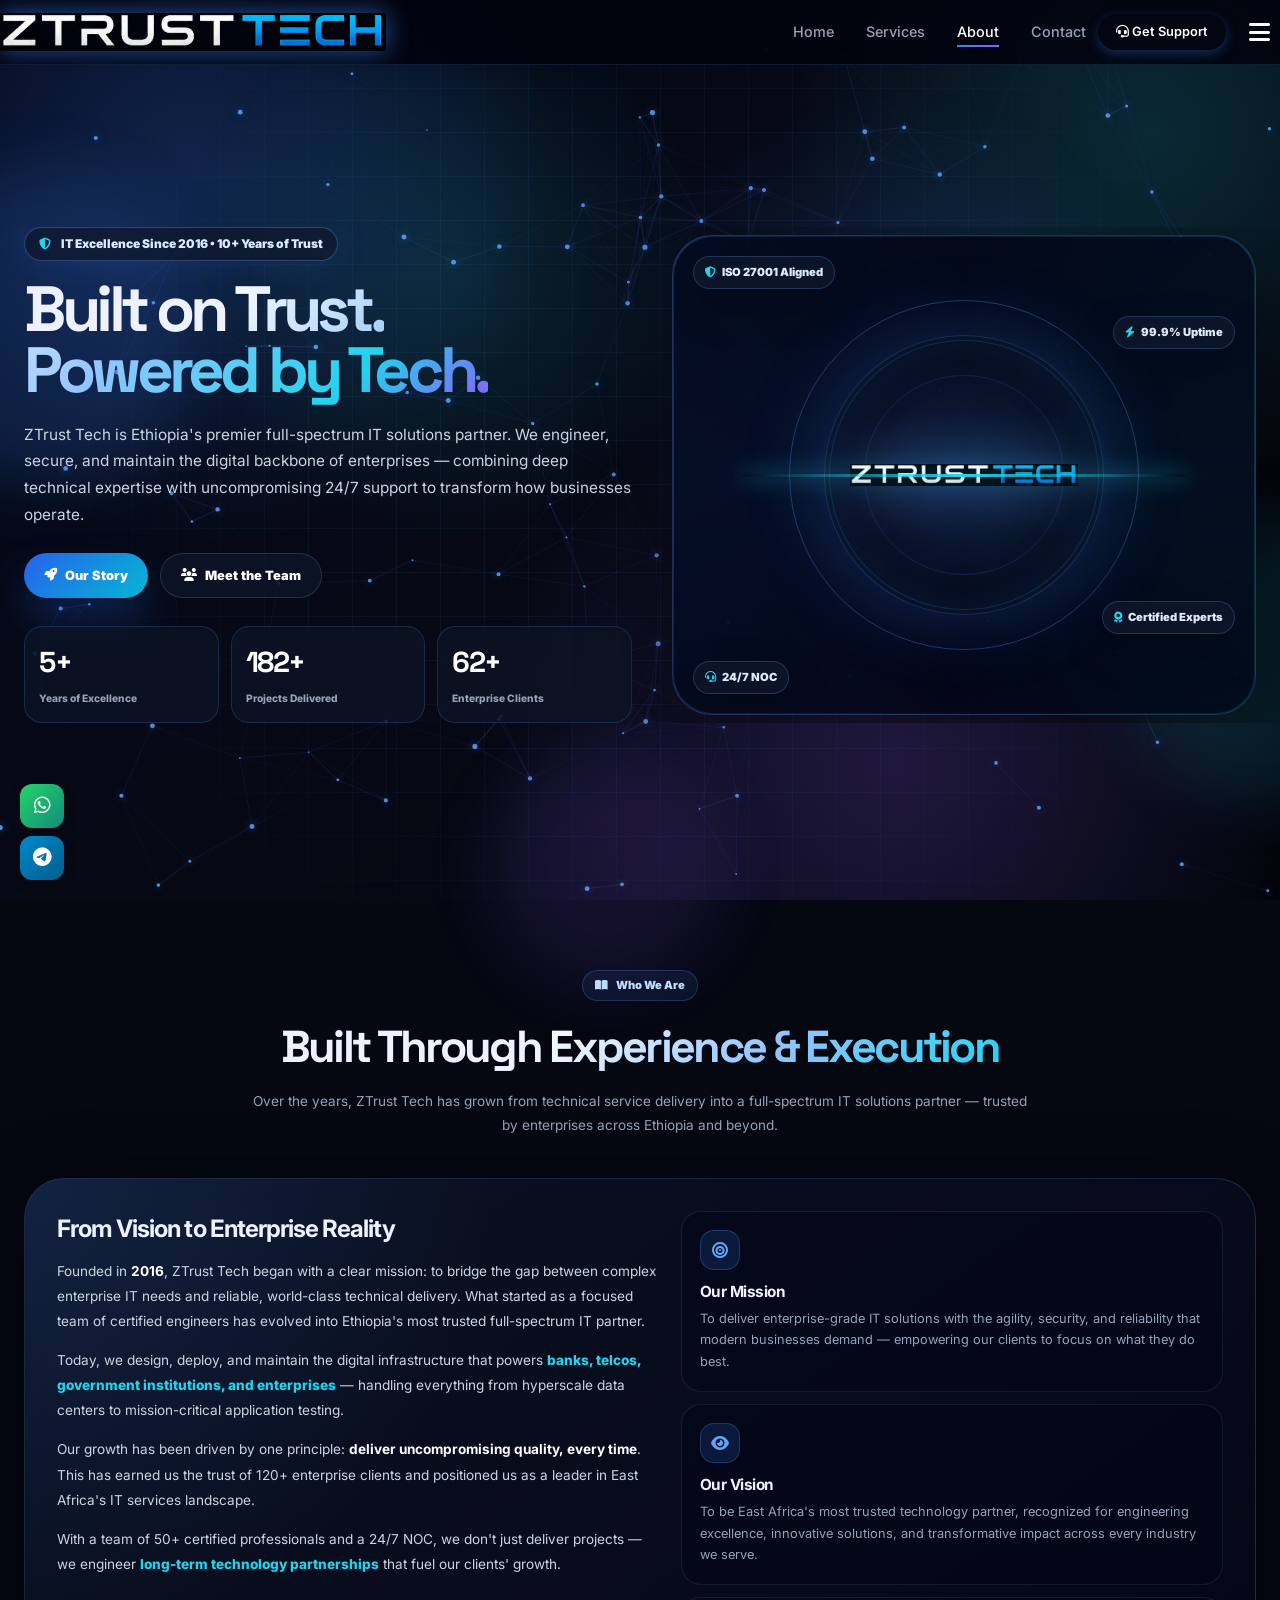
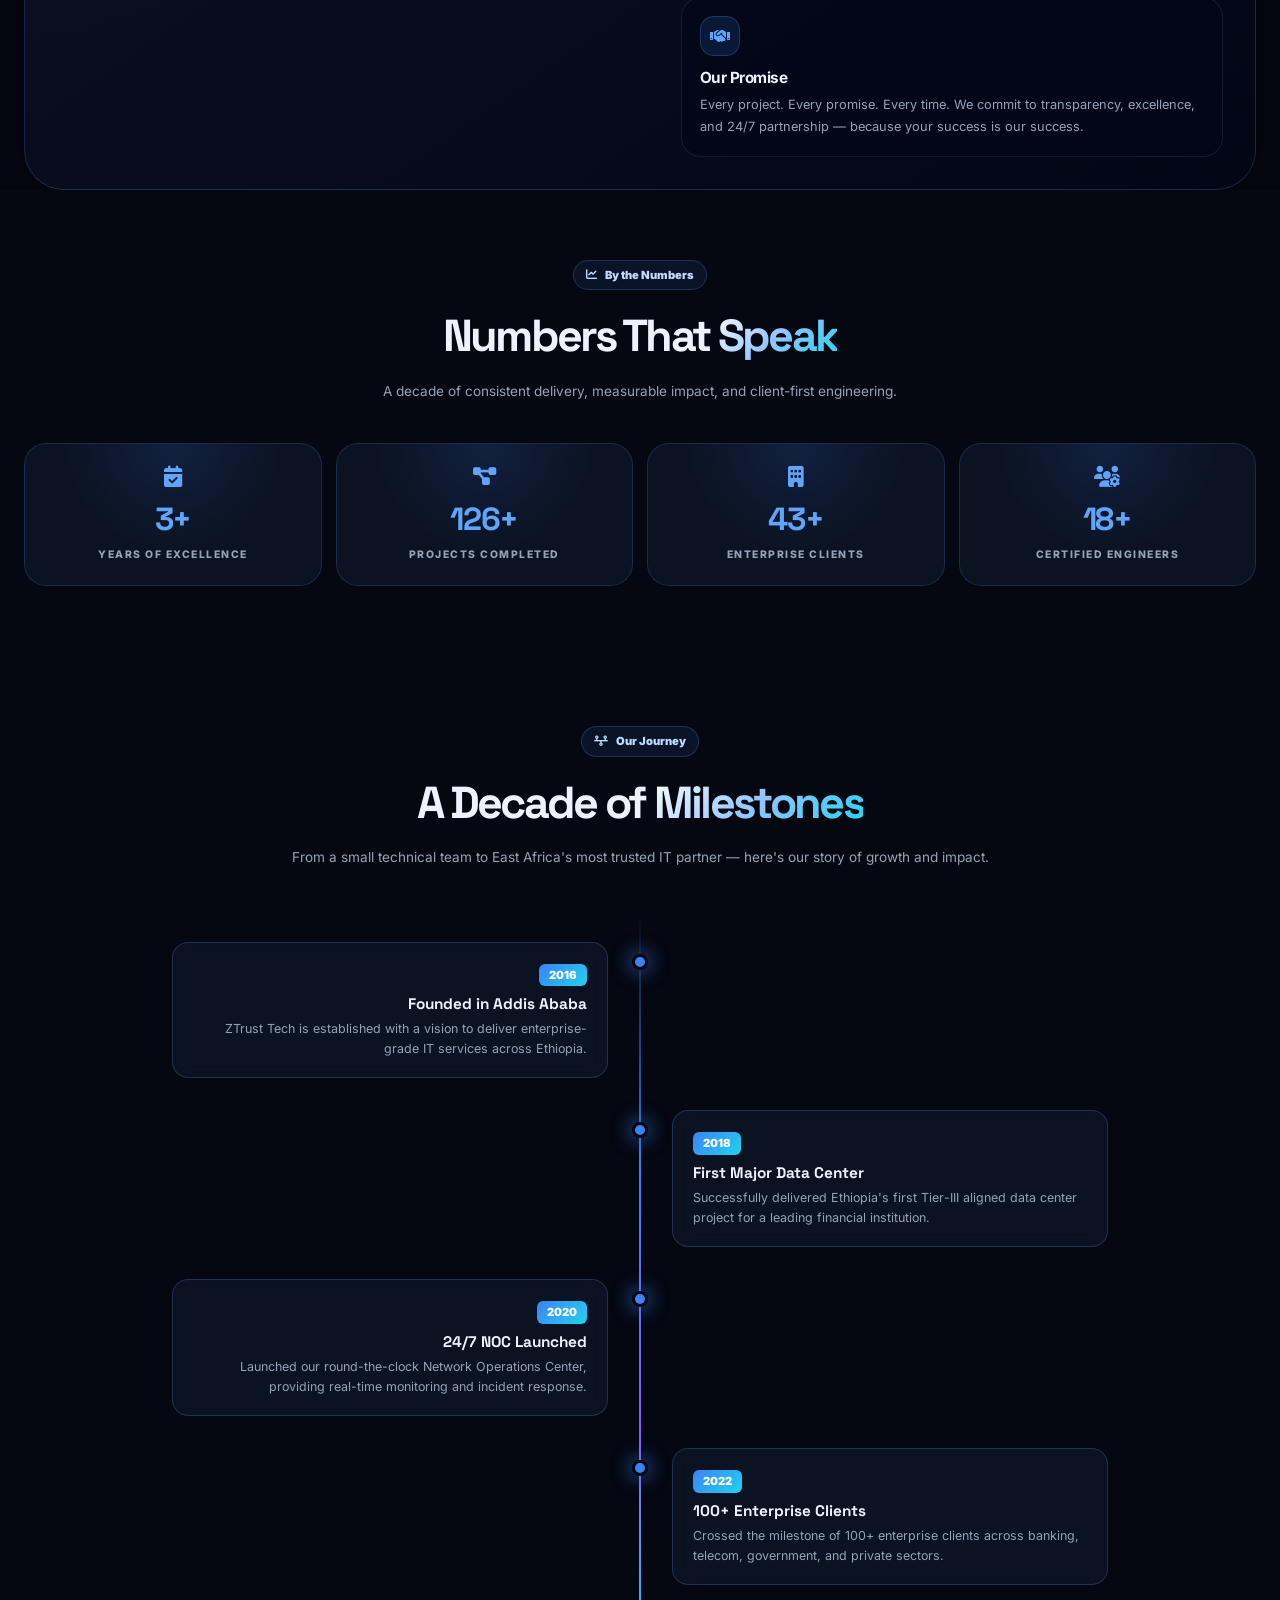
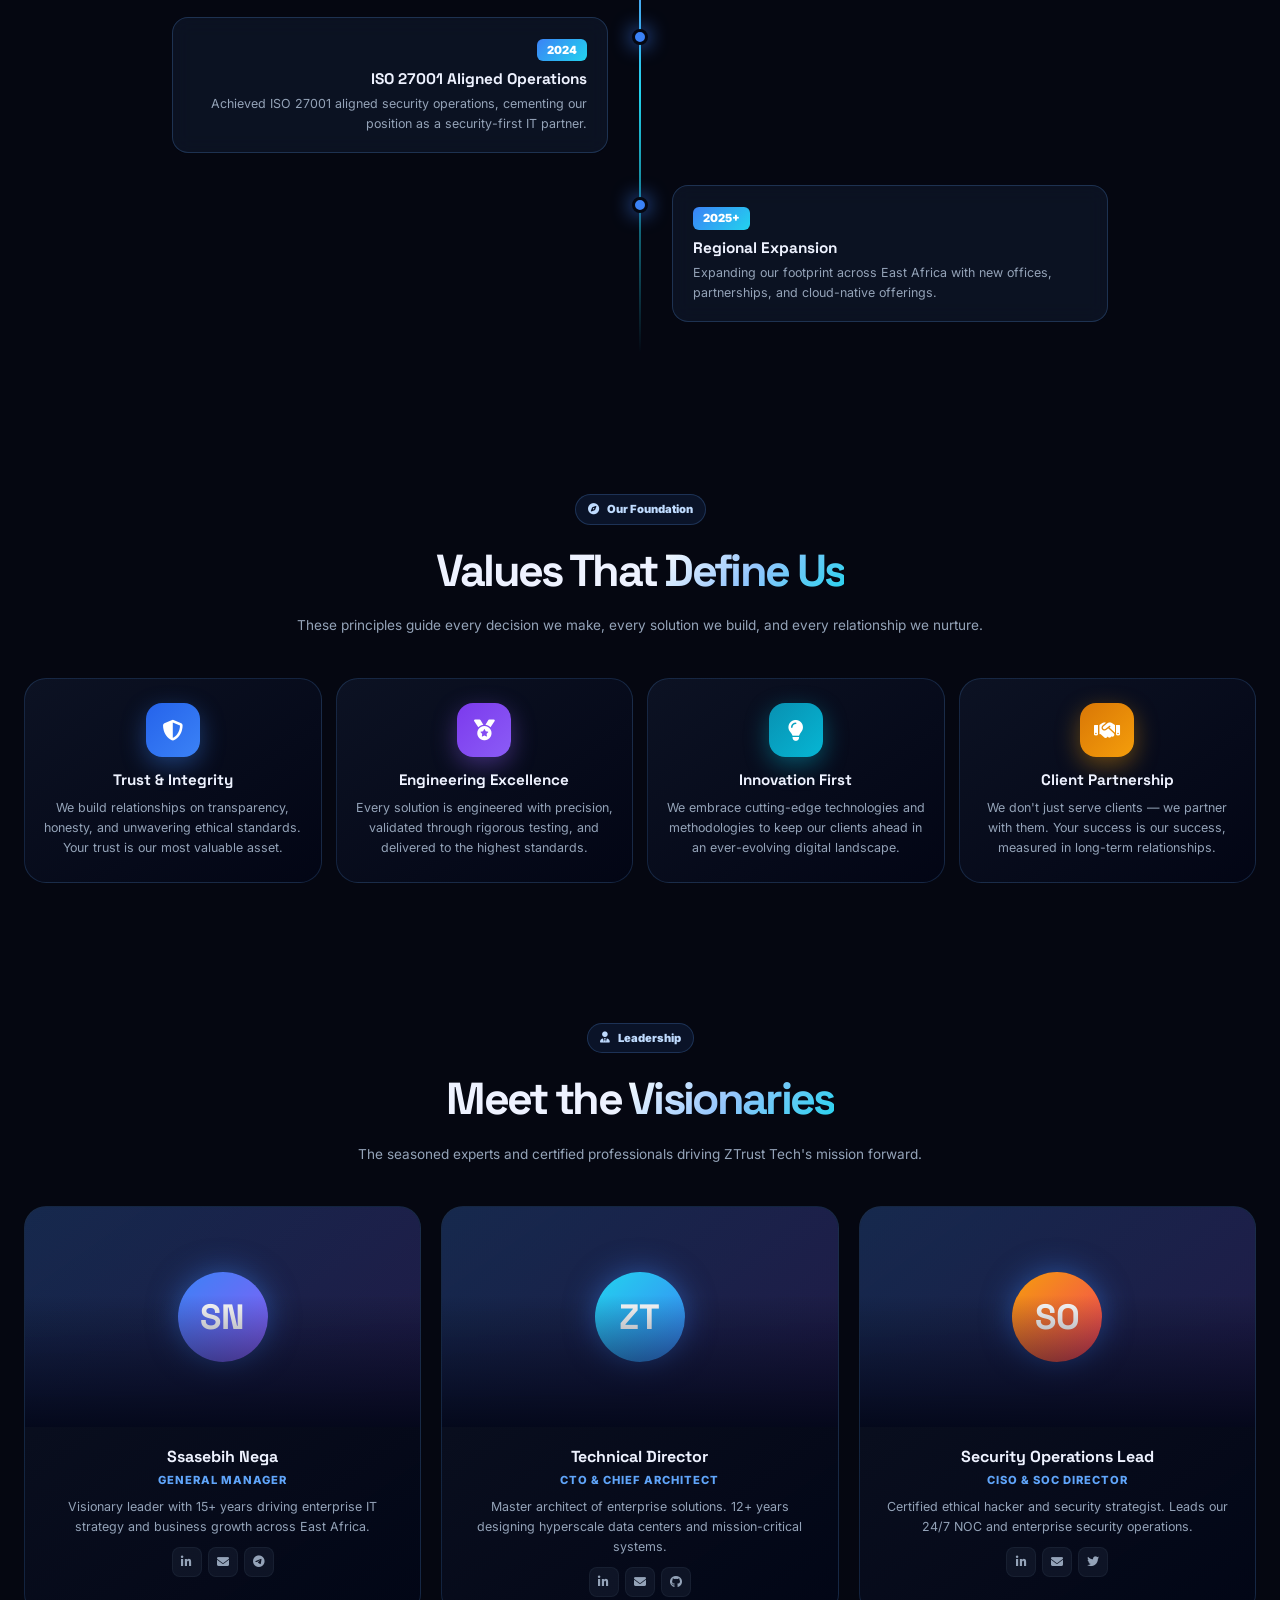
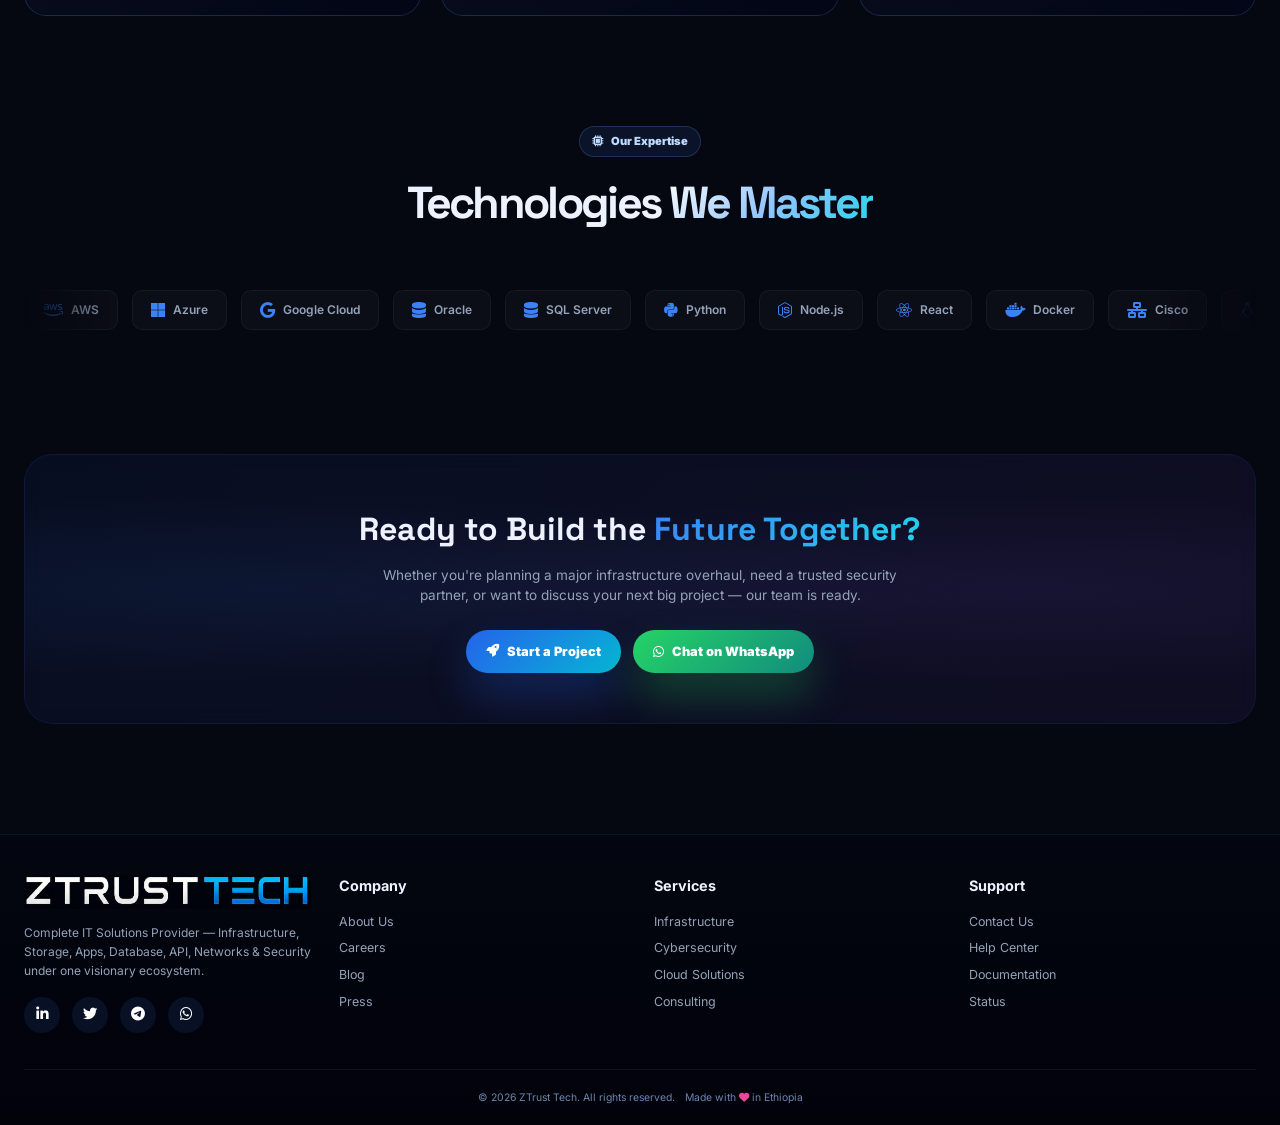
<file: about.html>
<!DOCTYPE html>
<html lang="en">
<head>
  <meta charset="UTF-8" />
  <meta name="viewport" content="width=device-width, initial-scale=1.0, maximum-scale=5.0, viewport-fit=cover" />
  <title>ZTrust Tech | About Us - IT Excellence Since 2016</title>

  <link rel="icon" type="image/png" href="ICON Final 1 (1).png" />
  <link rel="shortcut icon" href="ICON Final 1 (1).png" />

  <link href="https://fonts.googleapis.com/css2?family=Inter:opsz,wght@14..32,300;400;500;600;700;800;900&family=Space+Grotesk:wght@400;500;600;700&family=JetBrains+Mono:wght@400;500;600;700&display=swap" rel="stylesheet" />
  <link rel="stylesheet" href="https://cdnjs.cloudflare.com/ajax/libs/font-awesome/6.4.0/css/all.min.css">

  <style>
    :root {
      --bg: #050711;
      --bg-2: #080b18;
      --panel: rgba(15, 23, 42, 0.72);
      --panel-2: rgba(2, 6, 23, 0.76);
      --line: rgba(96, 165, 250, 0.22);
      --line-strong: rgba(96, 165, 250, 0.5);
      --text: #eef2ff;
      --muted: #94a3b8;
      --blue: #3b82f6;
      --blue-2: #60a5fa;
      --cyan: #22d3ee;
      --purple: #8b5cf6;
      --green: #22c55e;
      --amber: #f59e0b;
      --rose: #f43f5e;
      --whatsapp: #25D366;
      --telegram: #0088cc;
      --radius-xl: 40px;
      --radius-lg: 28px;
      --shadow: 0 28px 90px rgba(0, 0, 0, 0.48);
    }

    * { margin: 0; padding: 0; box-sizing: border-box; }
    html { scroll-behavior: smooth; overflow-x: hidden; width: 100%; }
    body {
      font-family: 'Inter', sans-serif;
      background: var(--bg);
      color: var(--text);
      line-height: 1.5;
      overflow-x: hidden;
      width: 100%;
      max-width: 100vw;
    }
    ::selection { background: rgba(59, 130, 246, 0.45); }
    a { color: inherit; text-decoration: none; }
    img { max-width: 100%; display: block; }

    .container { max-width: 1280px; margin: 0 auto; padding: 0 24px; width: 100%; overflow: hidden; }
    @media (max-width: 600px) { .container { padding: 0 14px; } }
    @media (max-width: 480px) { .container { padding: 0 10px; } }

    /* Scrollbar */
    ::-webkit-scrollbar { width: 8px; height: 8px; }
    ::-webkit-scrollbar-track { background: #030308; }
    ::-webkit-scrollbar-thumb { background: linear-gradient(180deg, var(--blue), var(--purple)); border-radius: 4px; }

    /* ================= BACKGROUND ================= */
    .cyber-bg {
      position: fixed;
      inset: 0;
      z-index: -5;
      background:
        radial-gradient(circle at 15% 20%, rgba(59,130,246,0.24), transparent 28%),
        radial-gradient(circle at 90% 15%, rgba(34,211,238,0.16), transparent 26%),
        radial-gradient(circle at 70% 85%, rgba(139,92,246,0.20), transparent 35%),
        linear-gradient(135deg, #020617 0%, #070a15 45%, #02040a 100%);
    }
    .cyber-grid {
      position: fixed; inset: 0; z-index: -4; pointer-events: none;
      background-image:
        linear-gradient(rgba(96,165,250,0.055) 1px, transparent 1px),
        linear-gradient(90deg, rgba(96,165,250,0.055) 1px, transparent 1px);
      background-size: 44px 44px;
      mask-image: radial-gradient(circle at center, black 42%, transparent 85%);
      animation: gridFlow 18s linear infinite;
    }
    @keyframes gridFlow { from { transform: translateY(0); } to { transform: translateY(44px); } }
    .scanlines {
      position: fixed; inset: 0; z-index: -3; pointer-events: none; opacity: 0.13;
      background-image: repeating-linear-gradient(0deg, rgba(255,255,255,0.04) 0px, rgba(255,255,255,0.04) 1px, transparent 1px, transparent 4px);
    }
    .orb { position: fixed; border-radius: 50%; filter: blur(34px); z-index: -2; opacity: 0.42; animation: orbFloat 9s ease-in-out infinite alternate; }
    .orb.one { width: 320px; height: 320px; background: rgba(59,130,246,0.40); top: 170px; left: -120px; }
    .orb.two { width: 280px; height: 280px; background: rgba(34,211,238,0.28); right: -120px; top: 520px; animation-delay: 2s; }
    .orb.three { width: 240px; height: 240px; background: rgba(139,92,246,0.28); left: 38%; bottom: -90px; animation-delay: 1.2s; }
    @keyframes orbFloat { from { transform: translate3d(0, 0, 0) scale(1); } to { transform: translate3d(34px, -42px, 0) scale(1.12); } }

    /* Network Canvas */
    #networkCanvas { position: fixed; top: 0; left: 0; width: 100%; height: 100%; z-index: -2; pointer-events: none; }

    /* ================= NAV - MATCHES INDEX ================= */
    .nav {
      position: fixed;
      top: 0;
      left: 0;
      width: 100%;
      z-index: 1000;
      background: rgba(2, 3, 12, 0.85);
      backdrop-filter: blur(20px);
      -webkit-backdrop-filter: blur(20px);
      border-bottom: 1px solid rgba(96, 165, 250, 0.15);
      transition: 0.3s;
    }
    .nav.scrolled {
      background: rgba(1, 3, 12, 0.96);
      border-bottom-color: rgba(96, 165, 250, 0.3);
    }
    .nav-inner {
      display: flex;
      justify-content: space-between;
      align-items: center;
      gap: 12px;
      padding: 10px 0;
      min-height: 64px;
      width: 100%;
    }
    .logo-word-img {
      height: 38px;
      width: auto;
      filter: drop-shadow(0 0 12px rgba(59,130,246,0.6));
      transition: 0.3s;
      flex-shrink: 0;
    }
    .logo-word-img:hover { filter: drop-shadow(0 0 20px rgba(59,130,246,0.9)); }
    .links {
      display: flex;
      gap: 2rem;
      align-items: center;
    }
    .links a {
      text-decoration: none;
      color: #94a3b8;
      font-weight: 500;
      font-size: 0.9rem;
      transition: 0.2s;
      position: relative;
    }
    .links a::after {
      content: "";
      position: absolute;
      left: 0;
      bottom: -4px;
      width: 0;
      height: 2px;
      background: linear-gradient(90deg, var(--blue), var(--purple));
      transition: 0.3s;
    }
    .links a:hover::after, .links a.active::after { width: 100%; }
    .links a:hover, .links a.active { color: white; }
    .nav-cta {
      text-decoration: none;
      color: #fff;
      font-weight: 600;
      font-size: 0.8rem;
      padding: 8px 18px;
      border-radius: 40px;
      background: linear-gradient(135deg, var(--blue), var(--indigo));
      box-shadow: 0 4px 12px rgba(59,130,246,0.3);
      transition: 0.2s;
      white-space: nowrap;
    }
    .nav-cta:hover { transform: translateY(-2px); box-shadow: 0 8px 20px rgba(59,130,246,0.4); }
    .menu-toggle {
      display: none;
      background: none;
      border: none;
      color: #fff;
      font-size: 1.5rem;
      cursor: pointer;
      padding: 6px;
      z-index: 1002;
      line-height: 1;
      width: 42px;
      height: 42px;
      display: flex;
      align-items: center;
      justify-content: center;
      flex-shrink: 0;
    }
    .nav-right-group {
      display: flex;
      align-items: center;
      gap: 12px;
      flex-shrink: 0;
    }

    /* ================= HERO ================= */
    .hero {
      min-height: 100vh; display: flex; align-items: center; position: relative;
      overflow: hidden; padding: 110px 0 60px; width: 100%;
    }
    .hero::before {
      content: ''; position: absolute; inset: 0;
      background:
        radial-gradient(circle at 70% 42%, rgba(59,130,246,0.22), transparent 28%),
        radial-gradient(circle at 35% 30%, rgba(34,211,238,0.14), transparent 26%);
      pointer-events: none;
    }
    .hero-layout {
      position: relative; z-index: 2;
      display: grid; grid-template-columns: 1.02fr 0.98fr; gap: 40px; align-items: center;
      width: 100%;
    }
    .hero-badge {
      display: inline-flex; align-items: center; gap: 10px;
      padding: 7px 14px; border-radius: 999px; color: #dbeafe;
      font-size: 0.75rem; font-weight: 900;
      background: rgba(15,23,42,0.68); border: 1px solid rgba(96,165,250,0.32);
      box-shadow: 0 0 35px rgba(59,130,246,0.15);
      margin-bottom: 18px; backdrop-filter: blur(10px);
      flex-wrap: wrap;
    }
    .hero-badge i { color: var(--cyan); }
    .hero h1 {
      font-size: clamp(2.2rem, 5vw, 4.5rem); line-height: 0.96;
      font-weight: 900; letter-spacing: -0.075em; margin-bottom: 20px;
      font-family: 'Space Grotesk', sans-serif;
    }
    .hero h1 span {
      background: linear-gradient(135deg, #fff 0%, #93c5fd 38%, #22d3ee 76%, #8b5cf6 100%);
      -webkit-background-clip: text; background-clip: text; color: transparent;
    }
    .hero p {
      max-width: 720px; color: #cbd5e1; font-size: clamp(0.95rem, 1.2vw, 1.08rem); line-height: 1.75; margin-bottom: 24px;
    }
    .hero-actions { display: flex; flex-wrap: wrap; gap: 12px; margin-bottom: 28px; }
    .btn {
      display: inline-flex; align-items: center; justify-content: center; gap: 8px;
      text-decoration: none; border: none; cursor: pointer; font-family: inherit;
      font-weight: 900; border-radius: 999px; padding: 12px 20px; color: #fff; transition: 0.25s;
      font-size: clamp(0.8rem, 1vw, 0.92rem);
    }
    .btn:hover { transform: translateY(-3px); }
    .btn-primary {
      background: linear-gradient(135deg, #2563eb, #06b6d4);
      box-shadow: 0 22px 42px rgba(37,99,235,0.28);
    }
    .btn-primary:hover { box-shadow: 0 24px 50px rgba(37,99,235,0.4); }
    .btn-ghost {
      background: rgba(15,23,42,0.72); border: 1px solid rgba(148,163,184,0.20);
    }
    .btn-ghost:hover { border-color: var(--blue); background: rgba(59,130,246,0.08); }
    .hero-stats { display: grid; grid-template-columns: repeat(3, 1fr); gap: 12px; max-width: 720px; }
    .hero-stat {
      padding: 14px; border-radius: 18px;
      background: rgba(15,23,42,0.64); border: 1px solid rgba(96,165,250,0.18);
      backdrop-filter: blur(16px); transition: 0.25s;
    }
    .hero-stat:hover { transform: translateY(-5px); border-color: rgba(96,165,250,0.42); }
    .hero-stat strong { display: block; font-size: clamp(1.4rem, 2.5vw, 1.8rem); font-weight: 900; letter-spacing: -0.05em; color: #fff; font-family: 'Space Grotesk', sans-serif; }
    .hero-stat small { color: var(--muted); font-weight: 800; font-size: clamp(0.6rem, 0.8vw, 0.8rem); }

    /* Holo Card */
    .holo-card {
      position: relative; min-height: 480px; display: grid; place-items: center;
      border-radius: var(--radius-xl);
      background: linear-gradient(145deg, rgba(15,23,42,0.74), rgba(2,6,23,0.82));
      border: 1px solid rgba(96,165,250,0.25); box-shadow: var(--shadow);
      overflow: hidden; isolation: isolate;
      padding: 20px;
    }
    .holo-card::before {
      content: ''; position: absolute; inset: -2px;
      background: conic-gradient(from 180deg, transparent, rgba(59,130,246,0.28), transparent, rgba(34,211,238,0.22), transparent);
      animation: rotateGlow 8s linear infinite; z-index: -2;
    }
    .holo-card::after {
      content: ''; position: absolute; inset: 1px;
      border-radius: calc(var(--radius-xl) - 1px);
      background: rgba(2,6,23,0.78); z-index: -1;
    }
    @keyframes rotateGlow { from { transform: rotate(0deg) scale(1.4); } to { transform: rotate(360deg) scale(1.4); } }
    .holo-ring { position: absolute; width: 350px; height: 350px; border-radius: 50%; border: 1px solid rgba(96,165,250,0.28); animation: ringSpin 12s linear infinite; }
    .holo-ring.two { width: 270px; height: 270px; border-color: rgba(34,211,238,0.22); animation-duration: 9s; animation-direction: reverse; transform: rotate(30deg); }
    .holo-ring.three { width: 200px; height: 200px; border-color: rgba(139,92,246,0.24); animation-duration: 15s; }
    @keyframes ringSpin { from { transform: rotate(0deg); } to { transform: rotate(360deg); } }

    .holo-logo-wrap {
      position: relative; width: min(280px, 65vw); height: min(280px, 65vw);
      display: grid; place-items: center; border-radius: 50%;
      background: radial-gradient(circle, rgba(59,130,246,0.20), transparent 58%), rgba(15,23,42,0.35);
      border: 1px solid rgba(96,165,250,0.22);
      box-shadow: inset 0 0 60px rgba(59,130,246,0.10), 0 0 80px rgba(59,130,246,0.26);
      animation: logoFloat 4.5s ease-in-out infinite alternate;
    }
    @keyframes logoFloat { from { transform: translateY(0); } to { transform: translateY(-12px); } }
    .holo-logo { width: 82%; height: 82%; object-fit: contain; filter: drop-shadow(0 0 26px rgba(96,165,250,0.45)); }

    .scan-bar {
      position: absolute; left: 12%; width: 76%; height: 3px;
      background: linear-gradient(90deg, transparent, #22d3ee, transparent);
      box-shadow: 0 0 22px rgba(34,211,238,0.9);
      animation: scanMove 2.8s ease-in-out infinite;
    }
    @keyframes scanMove {
      0% { top: 18%; opacity: 0; }
      12% { opacity: 1; }
      88% { opacity: 1; }
      100% { top: 82%; opacity: 0; }
    }

    .trust-chip {
      position: absolute; display: inline-flex; align-items: center; gap: 6px;
      padding: 7px 11px; border-radius: 999px;
      background: rgba(15,23,42,0.82); border: 1px solid rgba(96,165,250,0.24);
      color: #dbeafe; font-size: 0.7rem; font-weight: 900;
      backdrop-filter: blur(14px); box-shadow: 0 18px 40px rgba(0,0,0,0.28);
    }
    .trust-chip i { color: var(--cyan); }
    .trust-chip.one { top: 20px; left: 20px; animation: chipFloat 4s ease-in-out infinite alternate; }
    .trust-chip.two { right: 20px; top: 80px; animation: chipFloat 4.5s ease-in-out infinite alternate-reverse; }
    .trust-chip.three { bottom: 20px; left: 20px; animation: chipFloat 5s ease-in-out infinite alternate; }
    .trust-chip.four { right: 20px; bottom: 80px; animation: chipFloat 4.2s ease-in-out infinite alternate-reverse; }
    @keyframes chipFloat { from { transform: translateY(0); } to { transform: translateY(-8px); } }

    /* ================= SECTIONS ================= */
    .section { padding: 70px 0; position: relative; width: 100%; }
    @media (max-width: 768px) { .section { padding: 50px 0; } }
    @media (max-width: 480px) { .section { padding: 35px 0; } }

    .section-heading { text-align: center; margin-bottom: 40px; padding: 0 10px; }
    .kicker {
      display: inline-flex; align-items: center; gap: 8px;
      padding: 6px 12px; border-radius: 999px;
      background: rgba(59,130,246,0.10); border: 1px solid rgba(96,165,250,0.22);
      color: #bfdbfe; font-weight: 900; font-size: 0.7rem; margin-bottom: 12px;
    }
    .section-title {
      font-size: clamp(1.5rem, 3.5vw, 2.8rem); font-weight: 900;
      letter-spacing: -0.06em; margin-bottom: 10px; font-family: 'Space Grotesk', sans-serif;
    }
    .section-title span {
      background: linear-gradient(135deg, #fff, #93c5fd, #22d3ee);
      -webkit-background-clip: text; background-clip: text; color: transparent;
    }
    .section-subtitle {
      max-width: 800px; margin: 0 auto; color: var(--muted);
      font-size: clamp(0.85rem, 1vw, 1rem); line-height: 1.75; padding: 0 10px;
    }

    /* ================= STORY / MISSION ================= */
    .panel {
      background: linear-gradient(145deg, rgba(15,23,42,0.74), rgba(2,6,23,0.72));
      border: 1px solid rgba(96,165,250,0.20);
      border-radius: var(--radius-xl); box-shadow: var(--shadow);
      backdrop-filter: blur(18px); position: relative; overflow: hidden;
    }
    .panel::before {
      content: ''; position: absolute; inset: 0;
      background: radial-gradient(circle at top left, rgba(59,130,246,0.15), transparent 34%);
      pointer-events: none;
    }
    .panel-inner { position: relative; padding: 32px; }
    @media (max-width: 600px) { .panel-inner { padding: 20px 16px; } }
    @media (max-width: 480px) { .panel-inner { padding: 16px 12px; } }

    .story-grid { display: grid; grid-template-columns: 1.05fr 0.95fr; gap: 24px; align-items: stretch; }
    @media (max-width: 900px) { .story-grid { grid-template-columns: 1fr; } }

    .story-text p { color: #cbd5e1; line-height: 1.85; margin-bottom: 14px; font-size: clamp(0.85rem, 1vw, 0.95rem); }
    .story-text strong { color: #fff; }
    .story-text h3 { font-size: clamp(1.2rem, 2vw, 1.5rem); margin-bottom: 12px; letter-spacing: -0.04em; }
    .story-text .highlight { color: var(--cyan); font-weight: 800; }

    .mission-cards { display: grid; gap: 12px; }
    .mission-card {
      padding: 18px; border-radius: 20px;
      background: rgba(2,6,23,0.52); border: 1px solid rgba(148,163,184,0.13);
      transition: 0.25s; position: relative; overflow: hidden;
    }
    .mission-card::before {
      content: ''; position: absolute; top: 0; left: 0; right: 0; height: 2px;
      background: linear-gradient(90deg, var(--blue), var(--cyan));
      transform: scaleX(0); transform-origin: left; transition: 0.4s;
    }
    .mission-card:hover::before { transform: scaleX(1); }
    .mission-card:hover { transform: translateY(-4px); border-color: rgba(96,165,250,0.38); }
    .mission-card i {
      width: 40px; height: 40px; display: grid; place-items: center;
      border-radius: 14px; color: #60a5fa;
      background: rgba(59,130,246,0.15); border: 1px solid rgba(96,165,250,0.22);
      margin-bottom: 10px; font-size: 1rem;
    }
    .mission-card h3 { margin-bottom: 5px; letter-spacing: -0.03em; font-size: clamp(0.95rem, 1.2vw, 1.05rem); }
    .mission-card p { color: var(--muted); font-size: clamp(0.8rem, 0.9vw, 0.88rem); line-height: 1.7; }

    /* ================= STATS ================= */
    .stats-grid { display: grid; grid-template-columns: repeat(4, 1fr); gap: 14px; margin-top: 20px; width: 100%; }
    @media (max-width: 768px) { .stats-grid { grid-template-columns: repeat(2, 1fr); gap: 10px; } }
    @media (max-width: 480px) { .stats-grid { grid-template-columns: 1fr 1fr; gap: 8px; } }

    .stat-card {
      position: relative; overflow: hidden; padding: 22px 16px;
      border-radius: 22px; background: rgba(15,23,42,0.70);
      border: 1px solid rgba(96,165,250,0.18); text-align: center; transition: 0.25s;
    }
    .stat-card:hover { transform: translateY(-5px); border-color: rgba(96,165,250,0.45); box-shadow: 0 24px 60px rgba(0,0,0,0.32); }
    .stat-card::before {
      content: ''; position: absolute; inset: 0;
      background: radial-gradient(circle at top, rgba(59,130,246,0.14), transparent 55%);
      pointer-events: none;
    }
    .stat-card i { position: relative; font-size: 1.3rem; color: var(--blue-2); margin-bottom: 8px; display: inline-block; }
    .stat-num { position: relative; font-size: clamp(1.6rem, 2.5vw, 2.2rem); font-weight: 900; letter-spacing: -0.04em; color: #fff; font-family: 'Space Grotesk', sans-serif; }
    .stat-num span { color: var(--blue-2); }
    .stat-card small { position: relative; display: block; color: var(--muted); font-weight: 800; font-size: 0.65rem; text-transform: uppercase; letter-spacing: 1.5px; margin-top: 4px; }

    /* ================= TIMELINE ================= */
    .timeline { position: relative; max-width: 1000px; margin: 0 auto; padding: 16px 0; }
    .timeline::before {
      content: ''; position: absolute; top: 0; bottom: 0; left: 50%;
      width: 2px; background: linear-gradient(180deg, transparent, var(--blue), var(--purple), var(--cyan), transparent);
      transform: translateX(-50%);
    }
    @media (max-width: 768px) {
      .timeline::before { left: 20px; }
    }
    .timeline-item {
      position: relative; width: 50%; padding: 16px 32px;
      opacity: 0; transform: translateY(40px);
      transition: all 0.8s cubic-bezier(0.4,0,0.2,1);
    }
    .timeline-item.visible { opacity: 1; transform: translateY(0); }
    .timeline-item:nth-child(odd) { left: 0; text-align: right; }
    .timeline-item:nth-child(even) { left: 50%; }
    @media (max-width: 768px) {
      .timeline-item { width: 100%; left: 0 !important; text-align: left !important; padding: 12px 12px 12px 50px; }
    }
    .timeline-dot {
      position: absolute; top: 28px; width: 16px; height: 16px;
      border-radius: 50%; background: var(--blue);
      border: 3px solid var(--bg); box-shadow: 0 0 20px var(--blue);
    }
    .timeline-item:nth-child(odd) .timeline-dot { right: -8px; }
    .timeline-item:nth-child(even) .timeline-dot { left: -8px; }
    @media (max-width: 768px) { .timeline-dot { left: 12px !important; right: auto !important; top: 24px; } }

    .timeline-card {
      padding: 18px 20px; border-radius: 16px;
      background: rgba(15,23,42,0.7); border: 1px solid rgba(96,165,250,0.22);
      backdrop-filter: blur(10px); transition: 0.3s;
    }
    .timeline-card:hover { border-color: rgba(96,165,250,0.5); transform: scale(1.02); }
    .timeline-year {
      display: inline-block; padding: 3px 10px; border-radius: 6px;
      background: linear-gradient(135deg, var(--blue), var(--cyan));
      font-size: 0.7rem; font-weight: 900; color: #fff; margin-bottom: 6px;
    }
    .timeline-card h4 { font-size: clamp(0.95rem, 1.2vw, 1.05rem); margin-bottom: 4px; font-family: 'Space Grotesk', sans-serif; }
    .timeline-card p { color: var(--muted); font-size: clamp(0.78rem, 0.9vw, 0.85rem); line-height: 1.6; }

    /* ================= VALUES ================= */
    .values-grid { display: grid; grid-template-columns: repeat(4, 1fr); gap: 14px; width: 100%; }
    @media (max-width: 900px) { .values-grid { grid-template-columns: repeat(2, 1fr); gap: 12px; } }
    @media (max-width: 500px) { .values-grid { grid-template-columns: 1fr; gap: 10px; } }

    .value-card {
      position: relative; padding: 24px 18px; text-align: center;
      border-radius: 22px;
      background: linear-gradient(145deg, rgba(15,23,42,0.74), rgba(2,6,23,0.72));
      border: 1px solid rgba(96,165,250,0.18);
      transition: 0.3s; overflow: hidden;
    }
    .value-card::before {
      content: ''; position: absolute; inset: 0;
      background: radial-gradient(circle at top, rgba(59,130,246,0.18), transparent 60%);
      opacity: 0; transition: 0.4s;
    }
    .value-card:hover::before { opacity: 1; }
    .value-card:hover { transform: translateY(-6px); border-color: rgba(96,165,250,0.45); }
    .value-icon {
      position: relative; width: 54px; height: 54px; margin: 0 auto 12px;
      border-radius: 16px; display: grid; place-items: center;
      font-size: 1.3rem; color: #fff;
      box-shadow: 0 8px 24px rgba(0,0,0,0.3);
    }
    .vi-blue { background: linear-gradient(135deg, #2563eb, #3b82f6); box-shadow: 0 8px 24px rgba(59,130,246,0.4); }
    .vi-purple { background: linear-gradient(135deg, #7c3aed, #8b5cf6); box-shadow: 0 8px 24px rgba(139,92,246,0.4); }
    .vi-cyan { background: linear-gradient(135deg, #0891b2, #06b6d4); box-shadow: 0 8px 24px rgba(6,182,212,0.4); }
    .vi-amber { background: linear-gradient(135deg, #d97706, #f59e0b); box-shadow: 0 8px 24px rgba(245,158,11,0.4); }
    .value-card h4 { position: relative; font-size: clamp(0.95rem, 1.1vw, 1.05rem); margin-bottom: 6px; font-family: 'Space Grotesk', sans-serif; }
    .value-card p { position: relative; color: var(--muted); font-size: clamp(0.78rem, 0.85vw, 0.85rem); line-height: 1.6; }

    /* ================= LEADERSHIP ================= */
    .team-grid { display: grid; grid-template-columns: repeat(3, 1fr); gap: 20px; width: 100%; }
    @media (max-width: 900px) { .team-grid { grid-template-columns: repeat(2, 1fr); gap: 16px; } }
    @media (max-width: 600px) { .team-grid { grid-template-columns: 1fr; gap: 14px; } }

    .team-card {
      position: relative; border-radius: 22px; overflow: hidden;
      background: linear-gradient(145deg, rgba(15,23,42,0.74), rgba(2,6,23,0.82));
      border: 1px solid rgba(96,165,250,0.18);
      transition: 0.4s;
    }
    .team-card:hover { transform: translateY(-6px); border-color: rgba(96,165,250,0.45); box-shadow: 0 25px 60px rgba(0,0,0,0.4); }
    .team-photo {
      position: relative; height: 220px; overflow: hidden;
      background: linear-gradient(135deg, rgba(59,130,246,0.2), rgba(139,92,246,0.2));
      display: grid; place-items: center;
    }
    .team-photo img { width: 100%; height: 100%; object-fit: cover; transition: transform 0.6s; }
    .team-card:hover .team-photo img { transform: scale(1.08); }
    .team-photo::after {
      content: ''; position: absolute; inset: 0;
      background: linear-gradient(180deg, transparent 40%, rgba(2,6,23,0.9) 100%);
    }
    .team-avatar {
      width: 90px; height: 90px; border-radius: 50%;
      background: linear-gradient(135deg, var(--blue), var(--purple));
      display: grid; place-items: center;
      font-size: 2.2rem; color: #fff; font-weight: 900; font-family: 'Space Grotesk', sans-serif;
      box-shadow: 0 0 30px rgba(59,130,246,0.5);
    }
    .team-info { padding: 18px; text-align: center; position: relative; }
    .team-info h4 { font-size: clamp(1rem, 1.2vw, 1.1rem); margin-bottom: 3px; font-family: 'Space Grotesk', sans-serif; }
    .team-info .role { color: var(--blue-2); font-weight: 800; font-size: 0.7rem; text-transform: uppercase; letter-spacing: 1px; margin-bottom: 8px; display: block; }
    .team-info p { color: var(--muted); font-size: clamp(0.78rem, 0.85vw, 0.85rem); line-height: 1.6; }
    .team-social { display: flex; justify-content: center; gap: 6px; margin-top: 10px; }
    .team-social a {
      width: 30px; height: 30px; border-radius: 8px; display: grid; place-items: center;
      background: rgba(30,41,59,0.4); border: 1px solid rgba(30,41,59,0.6);
      color: #94a3b8; transition: 0.3s; font-size: 0.75rem;
    }
    .team-social a:hover { background: rgba(59,130,246,0.12); border-color: rgba(59,130,246,0.4); color: var(--blue-2); }

    /* ================= TECH STACK SCROLL ================= */
    .tech-section { padding: 40px 0; }
    .tech-scroll {
      display: flex; gap: 14px; overflow: hidden; padding: 14px 0;
      mask-image: linear-gradient(90deg, transparent, #000 8%, #000 92%, transparent);
      -webkit-mask-image: linear-gradient(90deg, transparent, #000 8%, #000 92%, transparent);
    }
    .tech-track { display: flex; gap: 14px; animation: techScroll 35s linear infinite; }
    @keyframes techScroll { 0% { transform: translateX(0); } 100% { transform: translateX(-50%); } }
    .tech-item {
      flex-shrink: 0; padding: 10px 18px; border-radius: 10px;
      background: rgba(15,17,26,0.7); border: 1px solid rgba(30,41,59,0.5);
      display: flex; align-items: center; gap: 8px;
      font-size: clamp(0.75rem, 0.9vw, 0.85rem); font-weight: 600; color: #94a3b8; white-space: nowrap;
      transition: 0.3s; backdrop-filter: blur(8px);
    }
    .tech-item:hover { border-color: rgba(59,130,246,0.4); color: #fff; background: rgba(59,130,246,0.08); }
    .tech-item i { color: var(--blue); font-size: 1rem; }

    /* ================= CTA ================= */
    .cta-section {
      border-radius: 28px; overflow: hidden; position: relative;
      padding: 50px 24px; text-align: center;
      background: linear-gradient(135deg, rgba(37,99,235,0.08), rgba(99,102,241,0.08), rgba(139,92,246,0.08));
      border: 1px solid rgba(59,130,246,0.1); backdrop-filter: blur(10px);
      width: 100%;
    }
    .cta-section::before {
      content: ''; position: absolute; inset: 0; pointer-events: none;
      background: radial-gradient(ellipse at 20% 50%, rgba(59,130,246,0.08), transparent 50%),
                 radial-gradient(ellipse at 80% 50%, rgba(139,92,246,0.08), transparent 50%);
    }
    .cta-section h2 { font-size: clamp(1.3rem, 2.5vw, 2rem); font-weight: 800; font-family: 'Space Grotesk', sans-serif; margin-bottom: 12px; position: relative; }
    .cta-section p { color: var(--muted); max-width: 520px; margin: 0 auto 24px; position: relative; font-size: clamp(0.85rem, 1vw, 0.95rem); }
    .cta-buttons { display: flex; gap: 12px; justify-content: center; flex-wrap: wrap; position: relative; width: 100%; }
    .btn-whatsapp { background: linear-gradient(135deg, #25d366, #128c7e); box-shadow: 0 22px 42px rgba(37,211,102,0.28); }
    .btn-whatsapp:hover { box-shadow: 0 24px 50px rgba(37,211,102,0.4); }

    /* ================= FOOTER ================= */
    .footer {
      background: linear-gradient(180deg, #030610, #01020a);
      border-top: 1px solid rgba(59,130,246,0.15);
      padding: 40px 0 20px;
      margin-top: 40px;
      width: 100%;
    }
    .footer-grid {
      display: grid;
      grid-template-columns: repeat(auto-fit, minmax(160px, 1fr));
      gap: 28px;
      margin-bottom: 28px;
      width: 100%;
    }
    .footer-col h4 { margin-bottom: 16px; font-size: 0.9rem; }
    .footer-col a {
      display: block;
      color: #94a3b8;
      text-decoration: none;
      font-size: 0.78rem;
      margin-bottom: 8px;
      transition: 0.2s;
    }
    .footer-col a:hover { color: white; transform: translateX(5px); }
    .social-links { display: flex; gap: 12px; margin-top: 16px; flex-wrap: wrap; }
    .social-links a {
      width: 36px;
      height: 36px;
      border-radius: 36px;
      background: rgba(59,130,246,0.1);
      display: flex;
      align-items: center;
      justify-content: center;
      color: white;
      transition: 0.3s;
      text-decoration: none;
      font-size: 0.9rem;
    }
    .social-links a:hover { background: var(--blue); transform: translateY(-3px) rotate(360deg); }
    .footer-bottom {
      text-align: center;
      padding-top: 20px;
      border-top: 1px solid rgba(96,165,250,0.1);
      font-size: 0.65rem;
      color: #6e85b0;
      display: flex;
      flex-wrap: wrap;
      justify-content: center;
      gap: 10px;
    }

    /* ================= FLOATING & BACK TO TOP ================= */
    .floating-btns { position: fixed; bottom: 20px; left: 20px; display: flex; flex-direction: column; gap: 8px; z-index: 999; }
    .float-btn {
      width: 44px; height: 44px; border-radius: 12px; display: flex; align-items: center; justify-content: center;
      font-size: 1.2rem; color: #fff; transition: 0.3s; text-decoration: none;
      box-shadow: 0 4px 12px rgba(0,0,0,0.3);
    }
    .float-btn.wa { background: linear-gradient(135deg, #25d366, #128c7e); }
    .float-btn.tg { background: linear-gradient(135deg, #0088cc, #005f8c); }
    .float-btn:hover { transform: scale(1.1); box-shadow: 0 8px 20px rgba(0,0,0,0.4); }

    .back-to-top {
      position: fixed; bottom: 20px; right: 20px; width: 44px; height: 44px;
      border-radius: 12px; border: none; background: linear-gradient(135deg, var(--blue), var(--indigo));
      color: #fff; font-size: 1rem; cursor: pointer; opacity: 0; visibility: hidden;
      transition: 0.25s; z-index: 999; display: flex; align-items: center; justify-content: center;
      box-shadow: 0 4px 12px rgba(0,0,0,0.3);
    }
    .back-to-top.show { opacity: 1; visibility: visible; }
    .back-to-top:hover { transform: translateY(-3px); }

    /* ================= REVEAL ANIMATIONS ================= */
    .reveal { opacity: 0; transform: translateY(40px); transition: all 0.9s cubic-bezier(0.4,0,0.2,1); }
    .reveal.visible { opacity: 1; transform: translateY(0); }
    .reveal-scale { opacity: 0; transform: scale(0.9); transition: all 0.9s cubic-bezier(0.4,0,0.2,1); }
    .reveal-scale.visible { opacity: 1; transform: scale(1); }

    /* ========== MOBILE RESPONSIVE ========== */
    @media (max-width: 820px) {
      .container { padding: 0 14px; }
      .nav-inner { min-height: 58px; padding: 6px 0; }
      .logo-word-img { height: 32px; }
      .nav-right-group { gap: 6px; }
      .menu-toggle { display: flex !important; font-size: 1.4rem; padding: 4px; width: 40px; height: 40px; }
      .links {
        position: fixed; top: 58px; left: -100%; width: 80%; max-width: 300px;
        height: calc(100vh - 58px); background: rgba(2,5,18,0.98);
        backdrop-filter: blur(28px); -webkit-backdrop-filter: blur(28px);
        flex-direction: column; gap: 0.2rem; padding: 1.2rem 1rem;
        transition: left 0.35s cubic-bezier(0.4,0,0.2,1);
        z-index: 1001; border-right: 1px solid rgba(96,165,250,0.12);
        overflow-y: auto; align-items: stretch; box-shadow: 4px 0 30px rgba(0,0,0,0.5);
      }
      .links.active { left: 0; }
      .links a { font-size: 0.9rem; padding: 10px 12px; width: 100%; border-bottom: 1px solid rgba(96,165,250,0.05); color: #cbd5e1; border-radius: 6px; transition: 0.2s; }
      .links a::after { display: none; }
      .links a:hover, .links a.active { color: white; background: rgba(59,130,246,0.08); padding-left: 16px; }
      .nav-cta { display: none; }
      .mobile-cta { display: block !important; margin-top: 12px; text-align: center; padding: 12px !important; width: 100% !important; border-radius: 10px !important; font-size: 0.85rem !important; }
      
      .hero { padding: 85px 0 40px; min-height: auto; }
      .hero-layout { grid-template-columns: 1fr; gap: 30px; }
      .hero h1 { font-size: clamp(1.8rem, 6vw, 2.5rem); }
      .hero p { font-size: 0.9rem; }
      .hero-actions { flex-direction: column; align-items: stretch; }
      .hero-actions .btn { width: 100%; justify-content: center; padding: 12px; font-size: 0.85rem; }
      .hero-stats { grid-template-columns: repeat(3, 1fr); gap: 8px; }
      .hero-stat { padding: 12px 8px; }
      .hero-stat strong { font-size: 1.2rem; }
      .hero-badge { font-size: 0.6rem; padding: 5px 12px; }
      
      .holo-card { min-height: 400px; border-radius: 28px; }
      .holo-ring { width: 280px; height: 280px; }
      .holo-ring.two { width: 210px; height: 210px; }
      .holo-ring.three { width: 150px; height: 150px; }
      .holo-logo-wrap { width: min(220px, 55vw); height: min(220px, 55vw); }
      .trust-chip { font-size: 0.6rem; padding: 5px 10px; }
      .trust-chip.one { top: 12px; left: 12px; }
      .trust-chip.two { right: 12px; top: 60px; }
      .trust-chip.three { bottom: 12px; left: 12px; }
      .trust-chip.four { right: 12px; bottom: 60px; }
      
      .stats-grid { grid-template-columns: repeat(2, 1fr); gap: 10px; }
      .stat-card { padding: 16px 12px; border-radius: 16px; }
      .stat-num { font-size: 1.4rem; }
      .stat-card i { font-size: 1rem; }
      
      .section { padding: 50px 0; }
      .section-heading { margin-bottom: 30px; }
      .section-title { font-size: 1.4rem; }
      .section-subtitle { font-size: 0.85rem; }
      
      .panel-inner { padding: 20px 16px; }
      .story-text h3 { font-size: 1.2rem; }
      .story-text p { font-size: 0.85rem; }
      .mission-card { padding: 14px; }
      .mission-card i { width: 36px; height: 36px; font-size: 0.9rem; }
      
      .values-grid { grid-template-columns: repeat(2, 1fr); gap: 12px; }
      .value-card { padding: 18px 14px; }
      .value-icon { width: 44px; height: 44px; font-size: 1.1rem; }
      
      .team-grid { grid-template-columns: repeat(2, 1fr); gap: 14px; }
      .team-photo { height: 180px; }
      .team-avatar { width: 70px; height: 70px; font-size: 1.6rem; }
      .team-info { padding: 14px; }
      
      .cta-section { padding: 30px 16px; border-radius: 20px; }
      .cta-section h2 { font-size: 1.2rem; }
      .cta-buttons { flex-direction: column; align-items: center; }
      .cta-buttons .btn { width: 100%; justify-content: center; }
      
      .footer-grid { grid-template-columns: 1fr 1fr; gap: 20px; }
      .footer { padding: 30px 0 16px; margin-top: 30px; }
      
      .floating-btns { bottom: 14px; left: 14px; gap: 6px; }
      .float-btn { width: 38px; height: 38px; font-size: 1rem; border-radius: 10px; }
      .back-to-top { bottom: 14px; right: 14px; width: 38px; height: 38px; font-size: 0.85rem; border-radius: 10px; }
    }

    @media (max-width: 480px) {
      .container { padding: 0 10px; }
      .nav-inner { min-height: 50px; padding: 4px 0; }
      .logo-word-img { height: 28px; }
      .menu-toggle { font-size: 1.2rem; width: 36px; height: 36px; }
      
      .hero { padding: 72px 0 30px; }
      .hero h1 { font-size: 1.5rem; }
      .hero p { font-size: 0.8rem; }
      .hero-badge { font-size: 0.5rem; padding: 4px 10px; }
      .hero-stats { grid-template-columns: repeat(2, 1fr); }
      .hero-stat strong { font-size: 1rem; }
      .hero-stat small { font-size: 0.55rem; }
      .hero-actions .btn { font-size: 0.75rem; padding: 10px; }
      
      .holo-card { min-height: 320px; border-radius: 20px; padding: 12px; }
      .holo-ring { width: 200px; height: 200px; }
      .holo-ring.two { width: 150px; height: 150px; }
      .holo-ring.three { width: 110px; height: 110px; }
      .holo-logo-wrap { width: min(160px, 45vw); height: min(160px, 45vw); }
      .trust-chip { font-size: 0.5rem; padding: 4px 8px; }
      .trust-chip.one { top: 8px; left: 8px; }
      .trust-chip.two { right: 8px; top: 40px; }
      .trust-chip.three { bottom: 8px; left: 8px; }
      .trust-chip.four { right: 8px; bottom: 40px; }
      
      .stats-grid { gap: 6px; }
      .stat-card { padding: 12px 8px; border-radius: 12px; }
      .stat-num { font-size: 1.1rem; }
      .stat-card small { font-size: 0.5rem; }
      .stat-card i { font-size: 0.85rem; }
      
      .section { padding: 30px 0; }
      .section-title { font-size: 1.1rem; }
      .section-subtitle { font-size: 0.78rem; }
      .section-heading { margin-bottom: 20px; }
      .kicker { font-size: 0.6rem; padding: 4px 10px; }
      
      .panel-inner { padding: 14px 10px; }
      .story-text h3 { font-size: 1rem; }
      .story-text p { font-size: 0.78rem; margin-bottom: 10px; }
      .mission-card { padding: 12px; }
      .mission-card i { width: 30px; height: 30px; font-size: 0.75rem; }
      .mission-card h3 { font-size: 0.85rem; }
      .mission-card p { font-size: 0.75rem; }
      
      .values-grid { grid-template-columns: 1fr; gap: 10px; }
      .value-card { padding: 14px 12px; border-radius: 16px; }
      .value-icon { width: 38px; height: 38px; font-size: 0.95rem; }
      .value-card h4 { font-size: 0.85rem; }
      .value-card p { font-size: 0.75rem; }
      
      .team-grid { grid-template-columns: 1fr; gap: 12px; }
      .team-photo { height: 150px; }
      .team-avatar { width: 60px; height: 60px; font-size: 1.3rem; }
      .team-info { padding: 12px; }
      .team-info h4 { font-size: 0.9rem; }
      .team-info p { font-size: 0.75rem; }
      .team-social a { width: 26px; height: 26px; font-size: 0.65rem; }
      
      .timeline-item { padding: 10px 10px 10px 40px; }
      .timeline-card { padding: 12px 14px; border-radius: 12px; }
      .timeline-year { font-size: 0.6rem; padding: 2px 8px; }
      .timeline-card h4 { font-size: 0.85rem; }
      .timeline-card p { font-size: 0.72rem; }
      .timeline-dot { width: 12px; height: 12px; left: 8px !important; top: 20px; }
      .timeline::before { left: 14px; }
      
      .cta-section { padding: 20px 12px; border-radius: 16px; }
      .cta-section h2 { font-size: 1rem; }
      .cta-section p { font-size: 0.78rem; }
      .cta-buttons .btn { font-size: 0.75rem; padding: 10px; }
      
      .footer-grid { grid-template-columns: 1fr; gap: 16px; }
      .footer-col h4 { font-size: 0.8rem; margin-bottom: 10px; }
      .footer-col a { font-size: 0.7rem; margin-bottom: 5px; }
      .social-links a { width: 30px; height: 30px; font-size: 0.75rem; }
      .footer-bottom { font-size: 0.55rem; flex-direction: column; gap: 4px; }
      
      .links { width: 85%; max-width: 260px; top: 50px; height: calc(100vh - 50px); padding: 1rem 0.8rem; }
      .links a { font-size: 0.8rem; padding: 8px 10px; }
      .mobile-cta { padding: 10px !important; font-size: 0.75rem !important; }
      
      .floating-btns { bottom: 10px; left: 10px; gap: 5px; }
      .float-btn { width: 34px; height: 34px; font-size: 0.85rem; border-radius: 8px; }
      .back-to-top { bottom: 10px; right: 10px; width: 34px; height: 34px; font-size: 0.75rem; border-radius: 8px; }
      
      .tech-item { padding: 6px 12px; font-size: 0.65rem; }
      .tech-item i { font-size: 0.8rem; }
    }

    @media (max-width: 360px) {
      .hero h1 { font-size: 1.3rem; }
      .section-title { font-size: 0.95rem; }
      .stat-num { font-size: 0.95rem; }
    }

    @media (min-width: 821px) {
      .mobile-cta {
        display: none !important;
      }
    }
  </style>
</head>
<body>

<!-- BACKGROUNDS -->
<div class="cyber-bg"></div>
<div class="cyber-grid"></div>
<div class="scanlines"></div>
<canvas id="networkCanvas"></canvas>
<div class="orb one"></div>
<div class="orb two"></div>
<div class="orb three"></div>

<!-- FLOATING -->
<div class="floating-btns">
  <a href="https://wa.me/251911563698?text=Hello%20ZTrust%20Tech" class="float-btn wa" target="_blank" title="WhatsApp"><i class="fab fa-whatsapp"></i></a>
  <a href="https://t.me/ZTrustTech" class="float-btn tg" target="_blank" title="Telegram"><i class="fab fa-telegram-plane"></i></a>
</div>

<!-- NAV -->
<nav class="nav" id="mainNav">
  <div class="container nav-inner">
    <img src="logoword.JPG" class="logo-word-img" alt="ZTrust" onerror="this.src='https://placehold.co/160x44/0f172a/3b82f6?text=ZTRUST'">
    <div class="nav-right-group">
      <div class="links" id="navLinks">
        <a href="index.html">Home</a>
        <a href="services.html">Services</a>
        <a href="about.html" class="active">About</a>
        <a href="contact.html">Contact</a>
        <a href="contact.html" class="nav-cta mobile-cta"><i class="fas fa-headset"></i> Get Support</a>
      </div>
      <a href="contact.html" class="nav-cta"><i class="fas fa-headset"></i> Get Support</a>
      <button class="menu-toggle" id="mobileMenu" aria-label="Toggle menu">
        <i class="fas fa-bars"></i>
      </button>
    </div>
  </div>
</nav>

<!-- HERO -->
<section class="hero">
  <div class="container">
    <div class="hero-layout">
      <div class="hero-left">
        <div class="hero-badge">
          <i class="fas fa-shield-halved"></i>
          <span>IT Excellence Since 2016 • 10+ Years of Trust</span>
        </div>
        <h1>Built on <span>Trust.<br>Powered by Tech.</span></h1>
        <p>ZTrust Tech is Ethiopia's premier full-spectrum IT solutions partner. We engineer, secure, and maintain the digital backbone of enterprises — combining deep technical expertise with uncompromising 24/7 support to transform how businesses operate.</p>
        <div class="hero-actions">
          <a href="#story" class="btn btn-primary"><i class="fas fa-rocket"></i> Our Story</a>
          <a href="#leadership" class="btn btn-ghost"><i class="fas fa-users"></i> Meet the Team</a>
        </div>
        <div class="hero-stats">
          <div class="hero-stat"><strong><span class="counter" data-target="10">0</span>+</strong><small>Years of Excellence</small></div>
          <div class="hero-stat"><strong><span class="counter" data-target="350">0</span>+</strong><small>Projects Delivered</small></div>
          <div class="hero-stat"><strong><span class="counter" data-target="120">0</span>+</strong><small>Enterprise Clients</small></div>
        </div>
      </div>
      <div class="hero-right">
        <div class="holo-card">
          <div class="holo-ring"></div>
          <div class="holo-ring two"></div>
          <div class="holo-ring three"></div>
          <div class="holo-logo-wrap">
            <img src="logoword.JPG" alt="ZTrust Tech" class="holo-logo" onerror="this.src='https://placehold.co/280x280/0f111a/3b82f6?text=ZT&font=roboto'">
          </div>
          <div class="scan-bar"></div>
          <div class="trust-chip one"><i class="fas fa-shield-halved"></i> ISO 27001 Aligned</div>
          <div class="trust-chip two"><i class="fas fa-bolt"></i> 99.9% Uptime</div>
          <div class="trust-chip three"><i class="fas fa-headset"></i> 24/7 NOC</div>
          <div class="trust-chip four"><i class="fas fa-award"></i> Certified Experts</div>
        </div>
      </div>
    </div>
  </div>
</section>

<!-- STORY & MISSION -->
<section class="section" id="story">
  <div class="container">
    <div class="section-heading reveal">
      <div class="kicker"><i class="fas fa-book-open"></i> Who We Are</div>
      <h2 class="section-title">Built Through <span>Experience & Execution</span></h2>
      <p class="section-subtitle">Over the years, ZTrust Tech has grown from technical service delivery into a full-spectrum IT solutions partner — trusted by enterprises across Ethiopia and beyond.</p>
    </div>
    <div class="panel reveal-scale">
      <div class="panel-inner">
        <div class="story-grid">
          <div class="story-text">
            <h3>From Vision to Enterprise Reality</h3>
            <p>Founded in <strong>2016</strong>, ZTrust Tech began with a clear mission: to bridge the gap between complex enterprise IT needs and reliable, world-class technical delivery. What started as a focused team of certified engineers has evolved into Ethiopia's most trusted full-spectrum IT partner.</p>
            <p>Today, we design, deploy, and maintain the digital infrastructure that powers <span class="highlight">banks, telcos, government institutions, and enterprises</span> — handling everything from hyperscale data centers to mission-critical application testing.</p>
            <p>Our growth has been driven by one principle: <strong>deliver uncompromising quality, every time</strong>. This has earned us the trust of 120+ enterprise clients and positioned us as a leader in East Africa's IT services landscape.</p>
            <p>With a team of 50+ certified professionals and a 24/7 NOC, we don't just deliver projects — we engineer <span class="highlight">long-term technology partnerships</span> that fuel our clients' growth.</p>
          </div>
          <div class="mission-cards">
            <div class="mission-card"><i class="fas fa-bullseye"></i><h3>Our Mission</h3><p>To deliver enterprise-grade IT solutions with the agility, security, and reliability that modern businesses demand — empowering our clients to focus on what they do best.</p></div>
            <div class="mission-card"><i class="fas fa-eye"></i><h3>Our Vision</h3><p>To be East Africa's most trusted technology partner, recognized for engineering excellence, innovative solutions, and transformative impact across every industry we serve.</p></div>
            <div class="mission-card"><i class="fas fa-handshake"></i><h3>Our Promise</h3><p>Every project. Every promise. Every time. We commit to transparency, excellence, and 24/7 partnership — because your success is our success.</p></div>
          </div>
        </div>
      </div>
    </div>
  </div>
</section>

<!-- STATS -->
<section class="section" style="padding-top:0;">
  <div class="container">
    <div class="section-heading reveal">
      <div class="kicker"><i class="fas fa-chart-line"></i> By the Numbers</div>
      <h2 class="section-title">Numbers That <span>Speak</span></h2>
      <p class="section-subtitle">A decade of consistent delivery, measurable impact, and client-first engineering.</p>
    </div>
    <div class="stats-grid">
      <div class="stat-card reveal" style="--i:0"><i class="fas fa-calendar-check"></i><div class="stat-num"><span class="counter" data-target="10">0</span><span>+</span></div><small>Years of Excellence</small></div>
      <div class="stat-card reveal" style="--i:1"><i class="fas fa-project-diagram"></i><div class="stat-num"><span class="counter" data-target="350">0</span><span>+</span></div><small>Projects Completed</small></div>
      <div class="stat-card reveal" style="--i:2"><i class="fas fa-building"></i><div class="stat-num"><span class="counter" data-target="120">0</span><span>+</span></div><small>Enterprise Clients</small></div>
      <div class="stat-card reveal" style="--i:3"><i class="fas fa-users-gear"></i><div class="stat-num"><span class="counter" data-target="50">0</span><span>+</span></div><small>Certified Engineers</small></div>
    </div>
  </div>
</section>

<!-- TIMELINE -->
<section class="section">
  <div class="container">
    <div class="section-heading reveal">
      <div class="kicker"><i class="fas fa-timeline"></i> Our Journey</div>
      <h2 class="section-title">A Decade of <span>Milestones</span></h2>
      <p class="section-subtitle">From a small technical team to East Africa's most trusted IT partner — here's our story of growth and impact.</p>
    </div>
    <div class="timeline">
      <div class="timeline-item"><div class="timeline-dot"></div><div class="timeline-card"><span class="timeline-year">2016</span><h4>Founded in Addis Ababa</h4><p>ZTrust Tech is established with a vision to deliver enterprise-grade IT services across Ethiopia.</p></div></div>
      <div class="timeline-item"><div class="timeline-dot"></div><div class="timeline-card"><span class="timeline-year">2018</span><h4>First Major Data Center</h4><p>Successfully delivered Ethiopia's first Tier-III aligned data center project for a leading financial institution.</p></div></div>
      <div class="timeline-item"><div class="timeline-dot"></div><div class="timeline-card"><span class="timeline-year">2020</span><h4>24/7 NOC Launched</h4><p>Launched our round-the-clock Network Operations Center, providing real-time monitoring and incident response.</p></div></div>
      <div class="timeline-item"><div class="timeline-dot"></div><div class="timeline-card"><span class="timeline-year">2022</span><h4>100+ Enterprise Clients</h4><p>Crossed the milestone of 100+ enterprise clients across banking, telecom, government, and private sectors.</p></div></div>
      <div class="timeline-item"><div class="timeline-dot"></div><div class="timeline-card"><span class="timeline-year">2024</span><h4>ISO 27001 Aligned Operations</h4><p>Achieved ISO 27001 aligned security operations, cementing our position as a security-first IT partner.</p></div></div>
      <div class="timeline-item"><div class="timeline-dot"></div><div class="timeline-card"><span class="timeline-year">2025+</span><h4>Regional Expansion</h4><p>Expanding our footprint across East Africa with new offices, partnerships, and cloud-native offerings.</p></div></div>
    </div>
  </div>
</section>

<!-- VALUES -->
<section class="section">
  <div class="container">
    <div class="section-heading reveal">
      <div class="kicker"><i class="fas fa-compass"></i> Our Foundation</div>
      <h2 class="section-title">Values That <span>Define Us</span></h2>
      <p class="section-subtitle">These principles guide every decision we make, every solution we build, and every relationship we nurture.</p>
    </div>
    <div class="values-grid">
      <div class="value-card reveal" style="--i:0"><div class="value-icon vi-blue"><i class="fas fa-shield-halved"></i></div><h4>Trust & Integrity</h4><p>We build relationships on transparency, honesty, and unwavering ethical standards. Your trust is our most valuable asset.</p></div>
      <div class="value-card reveal" style="--i:1"><div class="value-icon vi-purple"><i class="fas fa-medal"></i></div><h4>Engineering Excellence</h4><p>Every solution is engineered with precision, validated through rigorous testing, and delivered to the highest standards.</p></div>
      <div class="value-card reveal" style="--i:2"><div class="value-icon vi-cyan"><i class="fas fa-lightbulb"></i></div><h4>Innovation First</h4><p>We embrace cutting-edge technologies and methodologies to keep our clients ahead in an ever-evolving digital landscape.</p></div>
      <div class="value-card reveal" style="--i:3"><div class="value-icon vi-amber"><i class="fas fa-handshake"></i></div><h4>Client Partnership</h4><p>We don't just serve clients — we partner with them. Your success is our success, measured in long-term relationships.</p></div>
    </div>
  </div>
</section>

<!-- LEADERSHIP -->
<section class="section" id="leadership">
  <div class="container">
    <div class="section-heading reveal">
      <div class="kicker"><i class="fas fa-user-tie"></i> Leadership</div>
      <h2 class="section-title">Meet the <span>Visionaries</span></h2>
      <p class="section-subtitle">The seasoned experts and certified professionals driving ZTrust Tech's mission forward.</p>
    </div>
    <div class="team-grid">
      <div class="team-card reveal" style="--i:0">
        <div class="team-photo"><div class="team-avatar">SN</div></div>
        <div class="team-info"><h4>Ssasebih Nega</h4><span class="role">General Manager</span><p>Visionary leader with 15+ years driving enterprise IT strategy and business growth across East Africa.</p><div class="team-social"><a href="#"><i class="fab fa-linkedin-in"></i></a><a href="#"><i class="fas fa-envelope"></i></a><a href="#"><i class="fab fa-telegram"></i></a></div></div>
      </div>
      <div class="team-card reveal" style="--i:1">
        <div class="team-photo"><div class="team-avatar" style="background:linear-gradient(135deg,var(--cyan),var(--blue));">ZT</div></div>
        <div class="team-info"><h4>Technical Director</h4><span class="role">CTO & Chief Architect</span><p>Master architect of enterprise solutions. 12+ years designing hyperscale data centers and mission-critical systems.</p><div class="team-social"><a href="#"><i class="fab fa-linkedin-in"></i></a><a href="#"><i class="fas fa-envelope"></i></a><a href="#"><i class="fab fa-github"></i></a></div></div>
      </div>
      <div class="team-card reveal" style="--i:2">
        <div class="team-photo"><div class="team-avatar" style="background:linear-gradient(135deg,var(--amber),var(--rose));">SO</div></div>
        <div class="team-info"><h4>Security Operations Lead</h4><span class="role">CISO & SOC Director</span><p>Certified ethical hacker and security strategist. Leads our 24/7 NOC and enterprise security operations.</p><div class="team-social"><a href="#"><i class="fab fa-linkedin-in"></i></a><a href="#"><i class="fas fa-envelope"></i></a><a href="#"><i class="fab fa-twitter"></i></a></div></div>
      </div>
    </div>
  </div>
</section>

<!-- TECH STACK -->
<section class="section tech-section">
  <div class="container">
    <div class="section-heading reveal">
      <div class="kicker"><i class="fas fa-microchip"></i> Our Expertise</div>
      <h2 class="section-title">Technologies <span>We Master</span></h2>
    </div>
    <div class="tech-scroll reveal">
      <div class="tech-track">
        <div class="tech-item"><i class="fab fa-aws"></i> AWS</div>
        <div class="tech-item"><i class="fab fa-microsoft"></i> Azure</div>
        <div class="tech-item"><i class="fab fa-google"></i> Google Cloud</div>
        <div class="tech-item"><i class="fas fa-database"></i> Oracle</div>
        <div class="tech-item"><i class="fas fa-database"></i> SQL Server</div>
        <div class="tech-item"><i class="fab fa-python"></i> Python</div>
        <div class="tech-item"><i class="fab fa-node-js"></i> Node.js</div>
        <div class="tech-item"><i class="fab fa-react"></i> React</div>
        <div class="tech-item"><i class="fab fa-docker"></i> Docker</div>
        <div class="tech-item"><i class="fas fa-network-wired"></i> Cisco</div>
        <div class="tech-item"><i class="fab fa-linux"></i> Linux</div>
        <div class="tech-item"><i class="fas fa-shield-halved"></i> Cybersecurity</div>
        <div class="tech-item"><i class="fab fa-aws"></i> AWS</div>
        <div class="tech-item"><i class="fab fa-microsoft"></i> Azure</div>
        <div class="tech-item"><i class="fab fa-google"></i> Google Cloud</div>
        <div class="tech-item"><i class="fas fa-database"></i> Oracle</div>
        <div class="tech-item"><i class="fas fa-database"></i> SQL Server</div>
        <div class="tech-item"><i class="fab fa-python"></i> Python</div>
        <div class="tech-item"><i class="fab fa-node-js"></i> Node.js</div>
        <div class="tech-item"><i class="fab fa-react"></i> React</div>
        <div class="tech-item"><i class="fab fa-docker"></i> Docker</div>
        <div class="tech-item"><i class="fas fa-network-wired"></i> Cisco</div>
        <div class="tech-item"><i class="fab fa-linux"></i> Linux</div>
        <div class="tech-item"><i class="fas fa-shield-halved"></i> Cybersecurity</div>
      </div>
    </div>
  </div>
</section>

<!-- CTA -->
<section class="section">
  <div class="container">
    <div class="cta-section reveal-scale">
      <h2>Ready to Build the <span style="background:linear-gradient(135deg,var(--blue),var(--cyan));-webkit-background-clip:text;background-clip:text;color:transparent;">Future Together?</span></h2>
      <p>Whether you're planning a major infrastructure overhaul, need a trusted security partner, or want to discuss your next big project — our team is ready.</p>
      <div class="cta-buttons">
        <a href="contact.html" class="btn btn-primary"><i class="fas fa-rocket"></i> Start a Project</a>
        <a href="https://wa.me/251911563698?text=Hello%20ZTrust%20Tech" class="btn btn-whatsapp" target="_blank"><i class="fab fa-whatsapp"></i> Chat on WhatsApp</a>
      </div>
    </div>
  </div>
</section>

<!-- FOOTER -->
<footer class="footer">
  <div class="container">
    <div class="footer-grid">
      <div class="footer-col">
        <img src="logoword.JPG" style="height: 34px; margin-bottom: 14px;" onerror="this.style.display='none'">
        <p style="color: #94a3b8; font-size: 0.75rem; line-height: 1.6;">Complete IT Solutions Provider — Infrastructure, Storage, Apps, Database, API, Networks & Security under one visionary ecosystem.</p>
        <div class="social-links">
          <a href="#"><i class="fab fa-linkedin-in"></i></a>
          <a href="#"><i class="fab fa-twitter"></i></a>
          <a href="https://t.me/ZTrustTech"><i class="fab fa-telegram"></i></a>
          <a href="https://wa.me/251911563698"><i class="fab fa-whatsapp"></i></a>
        </div>
      </div>
      <div class="footer-col"><h4>Company</h4><a href="about.html">About Us</a><a href="#">Careers</a><a href="#">Blog</a><a href="#">Press</a></div>
      <div class="footer-col"><h4>Services</h4><a href="services.html">Infrastructure</a><a href="services.html">Cybersecurity</a><a href="services.html">Cloud Solutions</a><a href="services.html">Consulting</a></div>
      <div class="footer-col"><h4>Support</h4><a href="contact.html">Contact Us</a><a href="#">Help Center</a><a href="#">Documentation</a><a href="#">Status</a></div>
    </div>
    <div class="footer-bottom">
      <span>© 2026 ZTrust Tech. All rights reserved.</span>
      <span>Made with <i class="fas fa-heart" style="color: #ec4899;"></i> in Ethiopia</span>
    </div>
  </div>
</footer>

<button class="back-to-top" id="backToTop" aria-label="Back to top"><i class="fas fa-arrow-up"></i></button>

<script>
/* NETWORK ANIMATION */
(function(){
  const canvas = document.getElementById('networkCanvas');
  const ctx = canvas.getContext('2d');
  let w, h, nodes, mouse = {x:-1000,y:-1000};
  const NODE_COUNT_FACTOR = 0.00012;
  const MAX_DIST = 140;

  function resize(){
    w = canvas.width = window.innerWidth;
    h = canvas.height = window.innerHeight;
    const count = Math.min(120, Math.floor(w*h*NODE_COUNT_FACTOR));
    nodes = [];
    for(let i=0;i<count;i++){
      nodes.push({
        x: Math.random()*w, y: Math.random()*h,
        vx: (Math.random()-0.5)*0.5, vy: (Math.random()-0.5)*0.5,
        r: Math.random()*1.8+0.8
      });
    }
  }
  function animate(){
    ctx.clearRect(0,0,w,h);
    for(let n of nodes){
      n.x += n.vx; n.y += n.vy;
      if(n.x<0||n.x>w) n.vx*=-1;
      if(n.y<0||n.y>h) n.vy*=-1;
      const dx = n.x - mouse.x, dy = n.y - mouse.y;
      const dist = Math.sqrt(dx*dx+dy*dy);
      if(dist < 120){
        const force = (120-dist)/120;
        n.x += (dx/dist)*force*1.5;
        n.y += (dy/dist)*force*1.5;
      }
      ctx.beginPath();
      ctx.arc(n.x,n.y,n.r,0,Math.PI*2);
      ctx.fillStyle = 'rgba(96,165,250,0.85)';
      ctx.shadowBlur = 8;
      ctx.shadowColor = 'rgba(59,130,246,0.6)';
      ctx.fill();
    }
    ctx.shadowBlur = 0;
    for(let i=0;i<nodes.length;i++){
      for(let j=i+1;j<nodes.length;j++){
        const dx = nodes[i].x - nodes[j].x;
        const dy = nodes[i].y - nodes[j].y;
        const d = Math.sqrt(dx*dx+dy*dy);
        if(d < MAX_DIST){
          const opacity = (1 - d/MAX_DIST) * 0.35;
          ctx.beginPath();
          ctx.moveTo(nodes[i].x, nodes[i].y);
          ctx.lineTo(nodes[j].x, nodes[j].y);
          ctx.strokeStyle = `rgba(99,102,241,${opacity})`;
          ctx.lineWidth = 0.6;
          ctx.stroke();
        }
      }
    }
    for(let n of nodes){
      const dx = n.x - mouse.x, dy = n.y - mouse.y;
      const d = Math.sqrt(dx*dx+dy*dy);
      if(d < 150){
        const opacity = (1 - d/150) * 0.6;
        ctx.beginPath();
        ctx.moveTo(n.x, n.y);
        ctx.lineTo(mouse.x, mouse.y);
        ctx.strokeStyle = `rgba(6,182,212,${opacity})`;
        ctx.lineWidth = 0.8;
        ctx.stroke();
      }
    }
    requestAnimationFrame(animate);
  }
  window.addEventListener('resize', resize);
  window.addEventListener('mousemove', e => { mouse.x = e.clientX; mouse.y = e.clientY; });
  window.addEventListener('touchmove', e => { if(e.touches[0]){ mouse.x = e.touches[0].clientX; mouse.y = e.touches[0].clientY; } });
  resize();
  animate();
})();

/* NAV SCROLL */
const nav = document.getElementById('mainNav');
const back = document.getElementById('backToTop');
window.addEventListener('scroll',()=>{
  nav.classList.toggle('scrolled', window.scrollY > 50);
  back.classList.toggle('show', window.scrollY > 500);
});
back.addEventListener('click',()=>window.scrollTo({top:0,behavior:'smooth'}));

/* MOBILE MENU */
const menuBtn = document.getElementById('mobileMenu');
const links = document.getElementById('navLinks');

if (menuBtn && links) {
  menuBtn.addEventListener('click', function(e) {
    e.stopPropagation();
    links.classList.toggle('active');
    const icon = this.querySelector('i');
    icon.className = links.classList.contains('active') ? 'fas fa-times' : 'fas fa-bars';
  });

  links.querySelectorAll('a').forEach(function(a) {
    a.addEventListener('click', function() {
      links.classList.remove('active');
      menuBtn.querySelector('i').className = 'fas fa-bars';
    });
  });

  document.addEventListener('click', function(e) {
    if (!document.querySelector('.nav').contains(e.target) && links.classList.contains('active')) {
      links.classList.remove('active');
      menuBtn.querySelector('i').className = 'fas fa-bars';
    }
  });
}

/* REVEAL ANIMATIONS */
const observer = new IntersectionObserver((entries)=>{
  entries.forEach(e=>{
    if(e.isIntersecting){
      setTimeout(()=>e.target.classList.add('visible'), (parseInt(getComputedStyle(e.target).getPropertyValue('--i')||0) * 100));
      observer.unobserve(e.target);
    }
  });
}, {threshold: 0.12, rootMargin: '0px 0px -50px 0px'});
document.querySelectorAll('.reveal,.reveal-scale').forEach(el=>observer.observe(el));

/* COUNTER ANIMATION */
const counterObs = new IntersectionObserver((entries)=>{
  entries.forEach(e=>{
    if(e.isIntersecting){
      const el = e.target;
      const target = parseInt(el.dataset.target);
      let current = 0;
      const step = target / 50;
      const update = ()=>{
        current += step;
        if(current >= target){ el.textContent = target; return; }
        el.textContent = Math.floor(current);
        requestAnimationFrame(update);
      };
      update();
      counterObs.unobserve(el);
    }
  });
}, {threshold: 0.5});
document.querySelectorAll('.counter').forEach(el=>counterObs.observe(el));

/* TIMELINE VISIBILITY */
const timelineObserver = new IntersectionObserver((entries)=>{
  entries.forEach(e=>{
    if(e.isIntersecting){
      e.target.classList.add('visible');
    }
  });
}, {threshold: 0.2});
document.querySelectorAll('.timeline-item').forEach(el=>timelineObserver.observe(el));
</script>
</body>
</html>
</file>
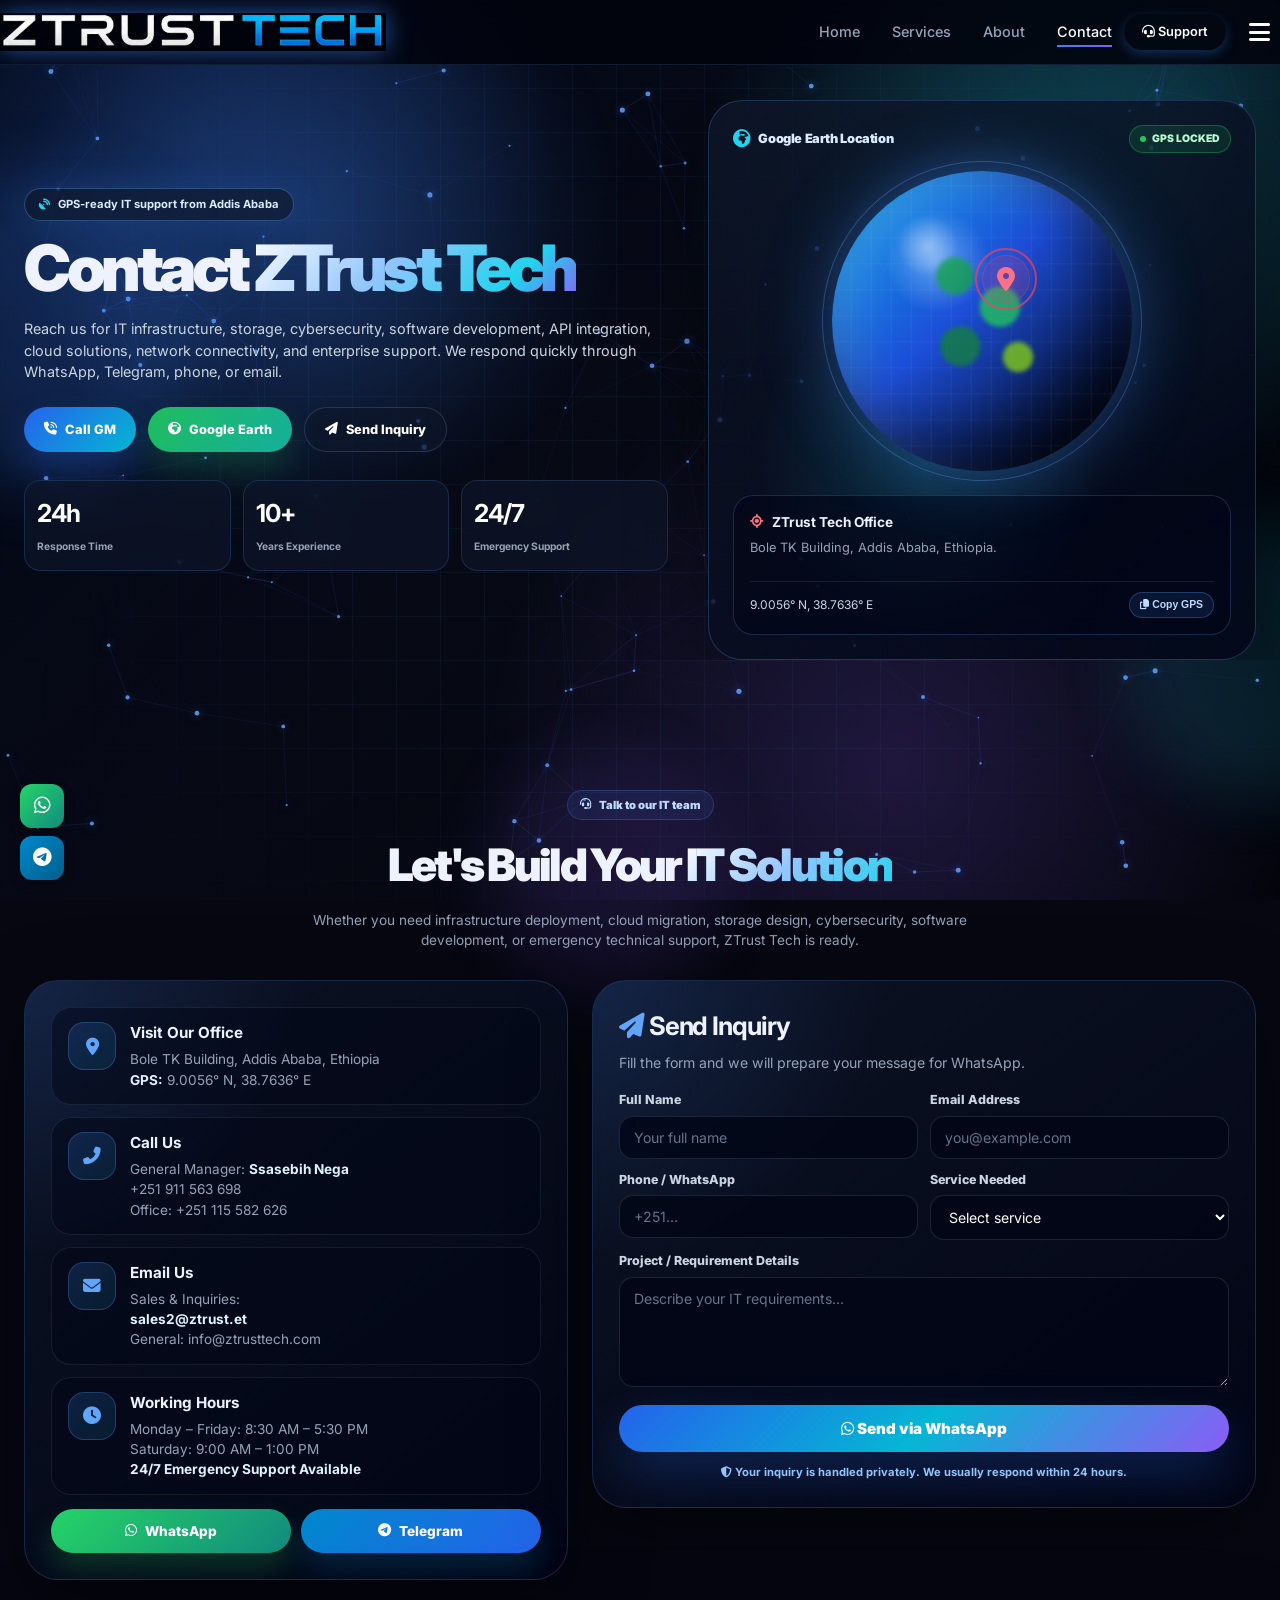
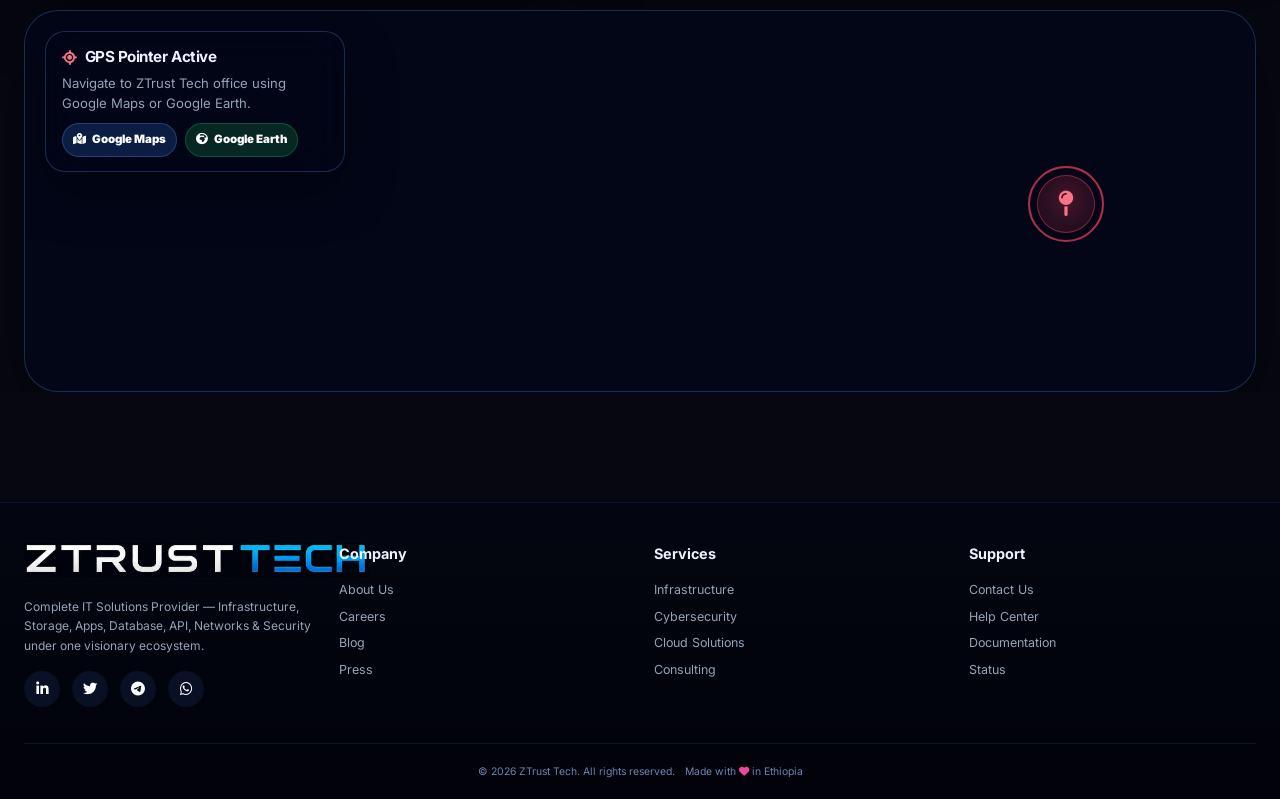
<file: contact.html>
<!DOCTYPE html>
<html lang="en">
<head>
  <meta charset="UTF-8" />
  <meta name="viewport" content="width=device-width, initial-scale=1.0, maximum-scale=5.0, viewport-fit=cover" />
  <title>ZTrust Tech | Contact Us - Get IT Solutions</title>

  <link rel="icon" type="image/png" href="ICON Final 1 (1).png" />
  <link rel="shortcut icon" href="ICON Final 1 (1).png" />

  <link href="https://fonts.googleapis.com/css2?family=Inter:opsz,wght@14..32,300;400;500;600;700;800;900&display=swap" rel="stylesheet" />
  <link rel="stylesheet" href="https://cdnjs.cloudflare.com/ajax/libs/font-awesome/6.4.0/css/all.min.css">

  <style>
    :root {
      --bg: #060711;
      --bg-2: #0b1020;
      --card: rgba(15, 23, 42, 0.72);
      --card-2: rgba(2, 6, 23, 0.72);
      --line: rgba(96, 165, 250, 0.22);
      --line-strong: rgba(59, 130, 246, 0.55);
      --text: #eef2ff;
      --muted: #94a3b8;
      --blue: #3b82f6;
      --blue-2: #60a5fa;
      --cyan: #22d3ee;
      --green: #25D366;
      --telegram: #0088cc;
      --purple: #8b5cf6;
      --danger: #f43f5e;
      --shadow: 0 24px 80px rgba(0, 0, 0, 0.45);
      --radius-lg: 34px;
      --radius-md: 22px;
    }

    * {
      margin: 0;
      padding: 0;
      box-sizing: border-box;
    }

    html {
      scroll-behavior: smooth;
      overflow-x: hidden;
      width: 100%;
    }

    body {
      font-family: 'Inter', sans-serif;
      background: var(--bg);
      color: var(--text);
      line-height: 1.5;
      overflow-x: hidden;
      width: 100%;
      max-width: 100vw;
    }

    body::selection {
      background: rgba(59, 130, 246, 0.45);
    }

    a {
      color: inherit;
      text-decoration: none;
    }

    .container {
      max-width: 1280px;
      margin: 0 auto;
      padding: 0 24px;
      width: 100%;
      overflow: hidden;
    }

    @media (max-width: 600px) { .container { padding: 0 14px; } }
    @media (max-width: 480px) { .container { padding: 0 10px; } }

    /* Background - matches index.html */
    .cyber-bg {
      position: fixed;
      inset: 0;
      z-index: -5;
      background:
        radial-gradient(circle at 15% 20%, rgba(59,130,246,0.24), transparent 28%),
        radial-gradient(circle at 90% 15%, rgba(34,211,238,0.16), transparent 26%),
        radial-gradient(circle at 70% 85%, rgba(139,92,246,0.20), transparent 35%),
        linear-gradient(135deg, #020617 0%, #070a15 45%, #02040a 100%);
    }

    .cyber-grid {
      position: fixed;
      inset: 0;
      pointer-events: none;
      z-index: -4;
      background-image:
        linear-gradient(rgba(96,165,250,0.055) 1px, transparent 1px),
        linear-gradient(90deg, rgba(96,165,250,0.055) 1px, transparent 1px);
      background-size: 44px 44px;
      mask-image: radial-gradient(circle at center, black 42%, transparent 85%);
      animation: gridFlow 18s linear infinite;
    }

    @keyframes gridFlow {
      from { transform: translateY(0); }
      to { transform: translateY(44px); }
    }

    .scanlines {
      position: fixed;
      inset: 0;
      pointer-events: none;
      z-index: -3;
      opacity: 0.13;
      background-image: repeating-linear-gradient(0deg, rgba(255,255,255,0.04) 0px, rgba(255,255,255,0.04) 1px, transparent 1px, transparent 4px);
    }

    .orb {
      position: fixed;
      border-radius: 50%;
      filter: blur(34px);
      z-index: -2;
      opacity: 0.42;
      animation: orbFloat 9s ease-in-out infinite alternate;
    }

    .orb.one {
      width: 320px;
      height: 320px;
      background: rgba(59,130,246,0.40);
      top: 170px;
      left: -120px;
    }

    .orb.two {
      width: 280px;
      height: 280px;
      background: rgba(34,211,238,0.28);
      right: -120px;
      top: 520px;
      animation-delay: 2s;
    }

    .orb.three {
      width: 240px;
      height: 240px;
      background: rgba(139,92,246,0.28);
      left: 38%;
      bottom: -90px;
      animation-delay: 1.2s;
    }

    @keyframes orbFloat {
      from { transform: translate3d(0, 0, 0) scale(1); }
      to { transform: translate3d(34px, -42px, 0) scale(1.12); }
    }

    #networkCanvas {
      position: fixed;
      top: 0;
      left: 0;
      width: 100%;
      height: 100%;
      z-index: -2;
      pointer-events: none;
    }

    /* Navigation - FIXED HAMBURGER MENU */
    .nav {
      position: fixed;
      top: 0;
      left: 0;
      width: 100%;
      z-index: 1000;
      background: rgba(2, 3, 12, 0.85);
      backdrop-filter: blur(20px);
      -webkit-backdrop-filter: blur(20px);
      border-bottom: 1px solid rgba(96, 165, 250, 0.15);
      transition: 0.3s;
    }

    .nav.scrolled {
      background: rgba(1, 3, 12, 0.96);
      border-bottom-color: rgba(96, 165, 250, 0.3);
    }

    .nav-inner {
      display: flex;
      justify-content: space-between;
      align-items: center;
      gap: 12px;
      padding: 10px 0;
      min-height: 64px;
      width: 100%;
    }

    .logo-word-img {
      height: 38px;
      width: auto;
      filter: drop-shadow(0 0 12px rgba(59,130,246,0.6));
      transition: 0.3s;
      flex-shrink: 0;
    }

    .logo-word-img:hover { filter: drop-shadow(0 0 20px rgba(59,130,246,0.9)); }

    .nav-right-group {
      display: flex;
      align-items: center;
      gap: 12px;
      flex-shrink: 0;
    }

    .links {
      display: flex;
      gap: 2rem;
      align-items: center;
    }

    .links a {
      text-decoration: none;
      color: #94a3b8;
      font-weight: 500;
      font-size: 0.9rem;
      transition: 0.2s;
      position: relative;
    }

    .links a::after {
      content: "";
      position: absolute;
      left: 0;
      bottom: -4px;
      width: 0;
      height: 2px;
      background: linear-gradient(90deg, var(--blue), var(--purple));
      transition: 0.3s;
    }

    .links a:hover::after,
    .links a.active::after {
      width: 100%;
    }

    .links a:hover,
    .links a.active {
      color: white;
    }

    .nav-cta {
      text-decoration: none;
      color: #fff;
      font-weight: 600;
      font-size: 0.8rem;
      padding: 8px 18px;
      border-radius: 40px;
      background: linear-gradient(135deg, var(--blue), var(--indigo));
      box-shadow: 0 4px 12px rgba(59,130,246,0.3);
      transition: 0.2s;
      white-space: nowrap;
    }

    .nav-cta:hover { transform: translateY(-2px); box-shadow: 0 8px 20px rgba(59,130,246,0.4); }

    .menu-toggle {
      display: none;
      background: none;
      border: none;
      color: #fff;
      font-size: 1.5rem;
      cursor: pointer;
      padding: 6px;
      z-index: 1002;
      line-height: 1;
      width: 42px;
      height: 42px;
      display: flex;
      align-items: center;
      justify-content: center;
      flex-shrink: 0;
    }

    .nav-overlay {
      display: none;
      position: fixed;
      top: 0;
      left: 0;
      width: 100%;
      height: 100%;
      background: rgba(0,0,0,0.6);
      z-index: 999;
    }

    .nav-overlay.active {
      display: block;
    }

    /* ===== HAMBURGER MENU - FULLY WORKING ===== */
    @media (max-width: 820px) {
      .container { padding: 0 14px; }
      .nav-inner { min-height: 58px; padding: 6px 0; }
      .logo-word-img { height: 32px; }
      .nav-right-group { gap: 6px; }
      .menu-toggle { display: flex !important; font-size: 1.4rem; padding: 4px; width: 40px; height: 40px; }

      .links {
        position: fixed;
        top: 0;
        left: -100%;
        width: 80%;
        max-width: 300px;
        height: 100vh;
        background: rgba(2,5,18,0.98);
        backdrop-filter: blur(28px);
        -webkit-backdrop-filter: blur(28px);
        flex-direction: column;
        gap: 0.2rem;
        padding: 90px 1.5rem 1.5rem;
        transition: left 0.35s cubic-bezier(0.4, 0, 0.2, 1);
        z-index: 1001;
        border-right: 1px solid rgba(96,165,250,0.12);
        overflow-y: auto;
        align-items: stretch;
        box-shadow: 4px 0 30px rgba(0,0,0,0.5);
      }

      .links.active { left: 0; }
      .links a {
        font-size: 0.95rem;
        padding: 12px 14px;
        width: 100%;
        border-bottom: 1px solid rgba(96,165,250,0.05);
        color: #cbd5e1;
        border-radius: 8px;
        transition: 0.25s;
      }
      .links a::after { display: none; }
      .links a:hover, .links a.active {
        color: white;
        background: rgba(59,130,246,0.08);
        padding-left: 20px;
      }
      .nav-cta { display: none; }
    }

    @media (max-width: 480px) {
      .container { padding: 0 10px; }
      .nav-inner { min-height: 50px; padding: 4px 0; }
      .logo-word-img { height: 28px; }
      .menu-toggle { font-size: 1.2rem; width: 36px; height: 36px; }
      .links { width: 85%; max-width: 260px; padding: 80px 1.2rem 1.2rem; }
      .links a { font-size: 0.85rem; padding: 10px 12px; }
    }

    @media (max-width: 360px) {
      .links { width: 90%; max-width: 220px; padding: 70px 1rem 1rem; }
      .links a { font-size: 0.8rem; padding: 8px 10px; }
    }

    /* Hero */
    .hero {
      min-height: 78vh;
      display: flex;
      align-items: center;
      padding: 100px 0 60px;
      position: relative;
      overflow: hidden;
      width: 100%;
    }

    @media (max-width: 480px) {
      .hero { padding: 80px 0 40px; min-height: auto; }
    }

    .hero::before {
      content: '';
      position: absolute;
      inset: 0;
      background:
        radial-gradient(circle at 25% 30%, rgba(59,130,246,0.26), transparent 28%),
        radial-gradient(circle at 80% 30%, rgba(34,211,238,0.20), transparent 30%);
      pointer-events: none;
    }

    .hero .container {
      position: relative;
      z-index: 1;
    }

    .hero-layout {
      display: grid;
      grid-template-columns: 1.08fr 0.92fr;
      gap: 40px;
      align-items: center;
      width: 100%;
    }

    @media (max-width: 980px) {
      .hero-layout {
        grid-template-columns: 1fr;
        gap: 30px;
      }
    }

    .badge {
      display: inline-flex;
      align-items: center;
      gap: 8px;
      padding: 7px 14px;
      border: 1px solid rgba(96,165,250,0.35);
      border-radius: 999px;
      background: rgba(15,23,42,0.65);
      color: #dbeafe;
      font-weight: 700;
      font-size: 0.7rem;
      margin-bottom: 16px;
      box-shadow: 0 0 35px rgba(59,130,246,0.15);
      flex-wrap: wrap;
    }

    .badge i { color: var(--cyan); }

    .hero h1 {
      font-size: clamp(2rem, 5vw, 4.2rem);
      line-height: 0.98;
      font-weight: 900;
      letter-spacing: -0.07em;
      margin-bottom: 18px;
    }

    .hero h1 span {
      background: linear-gradient(135deg, #fff 0%, #93c5fd 42%, #22d3ee 78%, #8b5cf6 100%);
      -webkit-background-clip: text;
      background-clip: text;
      color: transparent;
    }

    .hero p {
      max-width: 680px;
      font-size: clamp(0.9rem, 1.1vw, 1.08rem);
      color: #cbd5e1;
      margin-bottom: 24px;
    }

    .hero-actions {
      display: flex;
      flex-wrap: wrap;
      gap: 12px;
      margin-bottom: 28px;
    }

    .btn {
      display: inline-flex;
      align-items: center;
      justify-content: center;
      gap: 8px;
      text-decoration: none;
      border: none;
      cursor: pointer;
      font-family: inherit;
      font-weight: 800;
      border-radius: 999px;
      padding: 12px 20px;
      transition: 0.25s ease;
      color: #fff;
      font-size: clamp(0.8rem, 1vw, 0.92rem);
    }

    .btn:hover { transform: translateY(-3px); }

    .btn-primary {
      background: linear-gradient(135deg, #2563eb, #06b6d4);
      box-shadow: 0 18px 35px rgba(37,99,235,0.28);
    }

    .btn-earth {
      background: linear-gradient(135deg, rgba(34,197,94,0.95), rgba(20,184,166,0.95));
      box-shadow: 0 18px 35px rgba(34,197,94,0.22);
    }

    .btn-ghost {
      background: rgba(15,23,42,0.72);
      border: 1px solid rgba(148,163,184,0.22);
    }

    @media (max-width: 560px) {
      .hero-actions { flex-direction: column; }
      .btn { width: 100%; justify-content: center; padding: 12px; font-size: 0.85rem; }
    }

    .hero-stats {
      display: grid;
      grid-template-columns: repeat(3, minmax(0, 1fr));
      gap: 12px;
      max-width: 680px;
    }

    @media (max-width: 768px) {
      .hero-stats { grid-template-columns: 1fr 1fr; }
    }
    @media (max-width: 480px) {
      .hero-stats { grid-template-columns: 1fr 1fr; gap: 8px; }
    }

    .stat {
      padding: 14px 12px;
      border-radius: 16px;
      background: rgba(15,23,42,0.62);
      border: 1px solid rgba(96,165,250,0.18);
      backdrop-filter: blur(14px);
    }

    .stat strong {
      display: block;
      font-size: clamp(1.2rem, 2vw, 1.55rem);
      color: #fff;
      letter-spacing: -0.04em;
    }

    .stat small {
      color: var(--muted);
      font-weight: 700;
      font-size: clamp(0.6rem, 0.8vw, 0.75rem);
    }

    /* Earth / GPS card */
    .earth-card {
      position: relative;
      min-height: 480px;
      border-radius: 34px;
      background:
        linear-gradient(145deg, rgba(15,23,42,0.75), rgba(2,6,23,0.86));
      border: 1px solid rgba(96,165,250,0.25);
      box-shadow: var(--shadow);
      overflow: hidden;
      padding: 24px;
      isolation: isolate;
    }

    @media (max-width: 980px) {
      .earth-card { min-height: auto; padding: 20px; border-radius: 28px; }
    }
    @media (max-width: 480px) {
      .earth-card { padding: 16px; border-radius: 20px; }
    }

    .earth-card::before {
      content: '';
      position: absolute;
      inset: -2px;
      background:
        radial-gradient(circle at 50% 35%, rgba(59,130,246,0.35), transparent 35%),
        radial-gradient(circle at 40% 65%, rgba(34,211,238,0.18), transparent 35%);
      z-index: -1;
    }

    .earth-top {
      display: flex;
      justify-content: space-between;
      align-items: center;
      gap: 12px;
      margin-bottom: 18px;
      flex-wrap: wrap;
    }

    .earth-label {
      display: inline-flex;
      align-items: center;
      gap: 8px;
      color: #dbeafe;
      font-weight: 900;
      letter-spacing: -0.03em;
      font-size: clamp(0.8rem, 1vw, 0.95rem);
    }

    .earth-label i {
      color: #22d3ee;
      font-size: 1.1rem;
    }

    .gps-live {
      display: inline-flex;
      align-items: center;
      gap: 6px;
      font-size: 0.65rem;
      color: #bbf7d0;
      background: rgba(34,197,94,0.12);
      border: 1px solid rgba(34,197,94,0.35);
      padding: 5px 10px;
      border-radius: 999px;
      font-weight: 900;
      white-space: nowrap;
    }

    .gps-live span {
      width: 6px;
      height: 6px;
      background: #22c55e;
      border-radius: 50%;
      box-shadow: 0 0 0 0 rgba(34,197,94,0.7);
      animation: livePulse 1.4s infinite;
    }

    @keyframes livePulse {
      0% { box-shadow: 0 0 0 0 rgba(34,197,94,0.7); }
      70% { box-shadow: 0 0 0 8px rgba(34,197,94,0); }
      100% { box-shadow: 0 0 0 0 rgba(34,197,94,0); }
    }

    .globe-wrap {
      position: relative;
      width: min(300px, 72vw);
      height: min(300px, 72vw);
      margin: 18px auto 24px;
      display: grid;
      place-items: center;
    }

    @media (max-width: 480px) {
      .globe-wrap { width: min(220px, 65vw); height: min(220px, 65vw); margin: 12px auto 16px; }
    }

    .globe {
      position: relative;
      width: 100%;
      height: 100%;
      border-radius: 50%;
      background:
        radial-gradient(circle at 32% 25%, rgba(255,255,255,0.38), transparent 10%),
        radial-gradient(circle at 35% 30%, rgba(147,197,253,0.6), transparent 18%),
        linear-gradient(135deg, #0ea5e9, #1d4ed8 45%, #020617 88%);
      box-shadow:
        inset -28px -28px 60px rgba(0, 0, 0, 0.52),
        inset 22px 16px 46px rgba(255, 255, 255, 0.12),
        0 0 70px rgba(59, 130, 246, 0.42);
      overflow: hidden;
      animation: globeFloat 4.5s ease-in-out infinite alternate;
    }

    .globe::before {
      content: '';
      position: absolute;
      inset: 0;
      background:
        repeating-linear-gradient(90deg, transparent 0 18px, rgba(255, 255, 255, 0.12) 19px 20px),
        repeating-linear-gradient(0deg, transparent 0 24px, rgba(255, 255, 255, 0.10) 25px 26px);
      opacity: 0.32;
      border-radius: 50%;
    }

    .globe::after {
      content: '';
      position: absolute;
      inset: 20%;
      background:
        radial-gradient(circle at 35% 25%, #16a34a 0 10%, transparent 11%),
        radial-gradient(circle at 60% 42%, #22c55e 0 13%, transparent 14%),
        radial-gradient(circle at 38% 64%, #15803d 0 12%, transparent 13%),
        radial-gradient(circle at 70% 70%, #84cc16 0 8%, transparent 9%);
      filter: blur(2px);
      opacity: 0.78;
      animation: landMove 9s linear infinite;
    }

    @keyframes globeFloat {
      from { transform: translateY(0) rotate(-3deg); }
      to { transform: translateY(-12px) rotate(3deg); }
    }

    @keyframes landMove {
      from { transform: translateX(-25px); }
      to { transform: translateX(25px); }
    }

    .orbit {
      position: absolute;
      inset: -10px;
      border-radius: 50%;
      border: 1px solid rgba(96, 165, 250, 0.32);
      transform: rotate(-18deg);
    }

    .orbit.two {
      inset: 25px;
      transform: rotate(28deg);
      border-color: rgba(34, 211, 238, 0.20);
    }

    .gps-pin {
      position: absolute;
      left: 58%;
      top: 36%;
      width: 48px;
      height: 48px;
      transform: translate(-50%, -50%);
      display: grid;
      place-items: center;
      border-radius: 50%;
      background: rgba(244, 63, 94, 0.12);
      border: 1px solid rgba(244, 63, 94, 0.35);
      animation: pinBounce 1.8s ease-in-out infinite;
      z-index: 3;
    }

    @media (max-width: 480px) {
      .gps-pin { width: 38px; height: 38px; }
      .gps-pin i { font-size: 1.2rem; }
    }

    .gps-pin::before,
    .gps-pin::after {
      content: '';
      position: absolute;
      inset: -8px;
      border-radius: 50%;
      border: 2px solid rgba(244, 63, 94, 0.45);
      animation: gpsRipple 1.8s infinite;
    }

    .gps-pin::after { animation-delay: 0.55s; }

    .gps-pin i {
      color: #fb7185;
      font-size: 1.5rem;
      filter: drop-shadow(0 0 14px rgba(244, 63, 94, 0.8));
    }

    @keyframes gpsRipple {
      from { transform: scale(0.72); opacity: 0.85; }
      to { transform: scale(1.55); opacity: 0; }
    }

    @keyframes pinBounce {
      0%, 100% { transform: translate(-50%, -50%) translateY(0); }
      50% { transform: translate(-50%, -50%) translateY(-6px); }
    }

    .location-mini {
      border-radius: 20px;
      background: rgba(2, 6, 23, 0.62);
      border: 1px solid rgba(96, 165, 250, 0.22);
      padding: 16px;
    }

    @media (max-width: 480px) {
      .location-mini { padding: 12px; }
    }

    .location-mini h3 {
      font-size: clamp(0.85rem, 1vw, 1rem);
      margin-bottom: 6px;
      display: flex;
      align-items: center;
      gap: 8px;
    }

    .location-mini h3 i { color: #fb7185; }

    .coordinates {
      display: flex;
      justify-content: space-between;
      gap: 10px;
      align-items: center;
      color: #cbd5e1;
      font-size: clamp(0.75rem, 0.9vw, 0.92rem);
      margin-top: 10px;
      padding-top: 10px;
      border-top: 1px solid rgba(148, 163, 184, 0.14);
      flex-wrap: wrap;
    }

    @media (max-width: 480px) {
      .coordinates { flex-direction: column; align-items: stretch; font-size: 0.7rem; }
    }

    .copy-btn {
      border: 1px solid rgba(96, 165, 250, 0.28);
      background: rgba(59, 130, 246, 0.12);
      color: #bfdbfe;
      padding: 6px 10px;
      border-radius: 999px;
      cursor: pointer;
      font-weight: 800;
      white-space: nowrap;
      font-size: clamp(0.65rem, 0.8vw, 0.8rem);
    }

    /* Sections */
    .section {
      padding: 70px 0;
      width: 100%;
    }

    @media (max-width: 768px) { .section { padding: 50px 0; } }
    @media (max-width: 480px) { .section { padding: 35px 0; } }

    .section-heading {
      text-align: center;
      margin-bottom: 30px;
      padding: 0 10px;
    }

    .section-kicker {
      display: inline-flex;
      align-items: center;
      gap: 8px;
      padding: 6px 12px;
      border-radius: 999px;
      background: rgba(59, 130, 246, 0.1);
      border: 1px solid rgba(96, 165, 250, 0.22);
      color: #bfdbfe;
      font-weight: 900;
      margin-bottom: 12px;
      font-size: 0.7rem;
    }

    .section-title {
      font-size: clamp(1.4rem, 3.5vw, 2.8rem);
      font-weight: 900;
      letter-spacing: -0.06em;
      margin-bottom: 10px;
    }

    .section-title span {
      background: linear-gradient(135deg, #fff, #93c5fd, #22d3ee);
      -webkit-background-clip: text;
      background-clip: text;
      color: transparent;
    }

    .section-subtitle {
      max-width: 760px;
      margin: 0 auto;
      color: var(--muted);
      font-size: clamp(0.85rem, 1vw, 1rem);
      padding: 0 10px;
    }

    .contact-grid {
      display: grid;
      grid-template-columns: 0.9fr 1.1fr;
      gap: 24px;
      align-items: start;
      width: 100%;
    }

    @media (max-width: 980px) {
      .contact-grid { grid-template-columns: 1fr; gap: 20px; }
    }

    .panel {
      background: linear-gradient(145deg, rgba(15, 23, 42, 0.76), rgba(2, 6, 23, 0.72));
      border: 1px solid rgba(96, 165, 250, 0.20);
      border-radius: var(--radius-lg);
      box-shadow: var(--shadow);
      backdrop-filter: blur(18px);
      overflow: hidden;
      position: relative;
    }

    .panel::before {
      content: '';
      position: absolute;
      inset: 0;
      background: radial-gradient(circle at top left, rgba(59, 130, 246, 0.16), transparent 34%);
      pointer-events: none;
    }

    .panel-inner {
      position: relative;
      padding: 26px;
    }

    @media (max-width: 560px) {
      .panel-inner { padding: 18px 14px; }
    }

    .info-card {
      display: grid;
      grid-template-columns: 48px 1fr;
      gap: 14px;
      padding: 14px 16px;
      border-radius: 20px;
      background: rgba(2, 6, 23, 0.50);
      border: 1px solid rgba(148, 163, 184, 0.13);
      margin-bottom: 12px;
      transition: 0.25s;
    }

    @media (max-width: 560px) {
      .info-card { grid-template-columns: 1fr; text-align: center; padding: 12px; }
    }

    .info-card:hover {
      transform: translateY(-3px);
      border-color: rgba(96, 165, 250, 0.36);
      box-shadow: 0 20px 45px rgba(2, 6, 23, 0.35);
    }

    .info-icon {
      width: 48px;
      height: 48px;
      display: grid;
      place-items: center;
      border-radius: 16px;
      background: linear-gradient(135deg, rgba(59, 130, 246, 0.20), rgba(34, 211, 238, 0.10));
      border: 1px solid rgba(96, 165, 250, 0.25);
      color: var(--blue-2);
      font-size: 1.1rem;
    }

    @media (max-width: 560px) {
      .info-icon { margin: 0 auto; }
    }

    .info-card h3 {
      font-size: 0.95rem;
      margin-bottom: 4px;
    }

    .info-card p,
    .info-card a {
      color: var(--muted);
      font-size: 0.85rem;
      text-decoration: none;
    }

    .info-card strong { color: #e0f2fe; }

    .quick-buttons {
      display: grid;
      grid-template-columns: 1fr 1fr;
      gap: 10px;
      margin-top: 14px;
    }

    @media (max-width: 768px) {
      .quick-buttons { grid-template-columns: 1fr; }
    }

    .quick-buttons .btn {
      width: 100%;
      padding: 12px 14px;
      font-size: 0.85rem;
    }

    .btn-wa {
      background: linear-gradient(135deg, #25D366, #128C7E);
      box-shadow: 0 16px 30px rgba(37, 211, 102, 0.22);
    }

    .btn-tg {
      background: linear-gradient(135deg, #0088cc, #2563eb);
      box-shadow: 0 16px 30px rgba(0, 136, 204, 0.22);
    }

    /* Form */
    form { position: relative; }

    .form-header {
      margin-bottom: 18px;
    }

    .form-header h2 {
      font-size: clamp(1.3rem, 2.5vw, 1.6rem);
      letter-spacing: -0.04em;
      margin-bottom: 6px;
    }

    .form-header p {
      color: var(--muted);
      font-size: 0.88rem;
    }

    .form-row {
      display: grid;
      grid-template-columns: 1fr 1fr;
      gap: 12px;
    }

    @media (max-width: 768px) {
      .form-row { grid-template-columns: 1fr; gap: 0; }
    }

    .form-group {
      margin-bottom: 12px;
    }

    label {
      display: block;
      color: #cbd5e1;
      font-weight: 800;
      font-size: 0.78rem;
      margin-bottom: 6px;
    }

    input,
    textarea,
    select {
      width: 100%;
      padding: 12px 14px;
      background: rgba(2, 6, 23, 0.78);
      border: 1px solid rgba(148, 163, 184, 0.18);
      border-radius: 14px;
      color: white;
      font-family: inherit;
      font-size: 0.88rem;
      transition: 0.25s;
    }

    input::placeholder,
    textarea::placeholder { color: #64748b; }

    input:focus,
    textarea:focus,
    select:focus {
      outline: none;
      border-color: rgba(96, 165, 250, 0.75);
      box-shadow: 0 0 0 4px rgba(59, 130, 246, 0.14);
    }

    textarea {
      resize: vertical;
      min-height: 110px;
    }

    .submit-btn {
      width: 100%;
      padding: 14px 20px;
      border-radius: 999px;
      border: none;
      cursor: pointer;
      font-family: inherit;
      font-size: 0.95rem;
      font-weight: 900;
      color: #fff;
      background: linear-gradient(135deg, #2563eb, #06b6d4, #8b5cf6);
      box-shadow: 0 22px 50px rgba(37, 99, 235, 0.28);
      transition: 0.25s;
    }

    .submit-btn:hover {
      transform: translateY(-3px);
      filter: saturate(1.2);
    }

    .secure-note {
      color: #93c5fd;
      font-weight: 700;
      font-size: 0.7rem;
      margin-top: 12px;
      text-align: center;
    }

    /* Map */
    .map-section {
      margin-top: 30px;
    }

    .map-shell {
      position: relative;
      border-radius: var(--radius-lg);
      overflow: hidden;
      border: 1px solid rgba(96, 165, 250, 0.25);
      box-shadow: var(--shadow);
      background: #020617;
    }

    .map-shell iframe {
      display: block;
      width: 100%;
      height: 380px;
      border: 0;
      filter: saturate(1.05) contrast(1.05);
    }

    @media (max-width: 480px) {
      .map-shell iframe { height: 260px; }
    }

    .map-overlay-card {
      position: absolute;
      left: 20px;
      top: 20px;
      max-width: 300px;
      padding: 14px 16px;
      border-radius: 20px;
      background: rgba(2, 6, 23, 0.82);
      border: 1px solid rgba(96, 165, 250, 0.25);
      backdrop-filter: blur(18px);
      box-shadow: 0 20px 50px rgba(0, 0, 0, 0.35);
    }

    @media (max-width: 768px) {
      .map-overlay-card {
        position: relative;
        left: auto;
        top: auto;
        max-width: none;
        margin: 12px;
      }
    }

    .map-overlay-card h3 {
      display: flex;
      align-items: center;
      gap: 8px;
      margin-bottom: 5px;
      letter-spacing: -0.03em;
      font-size: 0.95rem;
    }

    .map-overlay-card h3 i { color: #fb7185; }
    .map-overlay-card p {
      color: var(--muted);
      font-size: 0.82rem;
      margin-bottom: 10px;
    }

    .map-actions {
      display: flex;
      flex-wrap: wrap;
      gap: 8px;
    }

    .mini-btn {
      display: inline-flex;
      align-items: center;
      gap: 6px;
      text-decoration: none;
      font-size: 0.72rem;
      font-weight: 900;
      padding: 7px 10px;
      border-radius: 999px;
      color: #fff;
      background: rgba(59, 130, 246, 0.20);
      border: 1px solid rgba(96, 165, 250, 0.27);
    }

    .mini-btn.green {
      background: rgba(34, 197, 94, 0.18);
      border-color: rgba(34, 197, 94, 0.28);
    }

    .map-gps-pointer {
      position: absolute;
      right: 13%;
      top: 43%;
      width: 58px;
      height: 58px;
      border-radius: 50%;
      display: grid;
      place-items: center;
      background: rgba(244, 63, 94, 0.14);
      border: 1px solid rgba(244, 63, 94, 0.45);
      pointer-events: none;
    }

    @media (max-width: 768px) {
      .map-gps-pointer { right: 12%; top: 55%; width: 48px; height: 48px; }
    }
    @media (max-width: 480px) {
      .map-gps-pointer { right: 10%; top: 52%; width: 40px; height: 40px; }
      .map-gps-pointer i { font-size: 1.2rem; }
    }

    .map-gps-pointer::before,
    .map-gps-pointer::after {
      content: '';
      position: absolute;
      inset: -10px;
      border-radius: 50%;
      border: 2px solid rgba(244, 63, 94, 0.45);
      animation: gpsRipple 1.8s infinite;
    }

    .map-gps-pointer::after { animation-delay: 0.55s; }
    .map-gps-pointer i {
      font-size: 1.6rem;
      color: #fb7185;
      filter: drop-shadow(0 0 12px rgba(244, 63, 94, 0.8));
    }

    /* Footer - MATCHES INDEX.HTML */
    .footer {
      background: linear-gradient(180deg, #030610, #01020a);
      border-top: 1px solid rgba(59, 130, 246, 0.15);
      padding: 40px 0 20px;
      margin-top: 40px;
      width: 100%;
    }

    .footer-grid {
      display: grid;
      grid-template-columns: repeat(auto-fit, minmax(160px, 1fr));
      gap: 28px;
      margin-bottom: 28px;
      width: 100%;
    }

    @media (max-width: 480px) {
      .footer-grid { grid-template-columns: 1fr; gap: 20px; }
    }

    .footer-col h4 { margin-bottom: 16px; font-size: 0.9rem; }
    .footer-col a {
      display: block;
      color: #94a3b8;
      text-decoration: none;
      font-size: 0.78rem;
      margin-bottom: 8px;
      transition: 0.2s;
    }
    .footer-col a:hover { color: white; transform: translateX(5px); }

    .social-links {
      display: flex;
      gap: 12px;
      margin-top: 16px;
      flex-wrap: wrap;
    }

    .social-links a {
      width: 36px;
      height: 36px;
      border-radius: 36px;
      background: rgba(59,130,246,0.1);
      display: flex;
      align-items: center;
      justify-content: center;
      color: white;
      transition: 0.3s;
      text-decoration: none;
      font-size: 0.9rem;
    }

    .social-links a:hover { background: var(--blue); transform: translateY(-3px) rotate(360deg); }

    .footer-bottom {
      text-align: center;
      padding-top: 20px;
      border-top: 1px solid rgba(96,165,250,0.1);
      font-size: 0.65rem;
      color: #6e85b0;
      display: flex;
      flex-wrap: wrap;
      justify-content: center;
      gap: 10px;
    }

    /* Floating buttons */
    .floating-btns {
      position: fixed;
      bottom: 20px;
      left: 20px;
      display: flex;
      flex-direction: column;
      gap: 8px;
      z-index: 999;
    }

    .float-btn {
      width: 44px;
      height: 44px;
      border-radius: 12px;
      display: flex;
      align-items: center;
      justify-content: center;
      font-size: 1.2rem;
      color: #fff;
      transition: 0.3s;
      text-decoration: none;
      box-shadow: 0 4px 12px rgba(0, 0, 0, 0.3);
    }

    .float-btn.wa { background: linear-gradient(135deg, #25d366, #128c7e); }
    .float-btn.tg { background: linear-gradient(135deg, #0088cc, #005f8c); }
    .float-btn:hover { transform: scale(1.1); box-shadow: 0 8px 20px rgba(0, 0, 0, 0.4); }

    .back-to-top {
      position: fixed;
      bottom: 20px;
      right: 20px;
      width: 44px;
      height: 44px;
      border-radius: 12px;
      background: linear-gradient(135deg, var(--blue), var(--indigo));
      color: white;
      display: flex;
      align-items: center;
      justify-content: center;
      cursor: pointer;
      opacity: 0;
      visibility: hidden;
      transition: 0.25s;
      z-index: 999;
      box-shadow: 0 4px 12px rgba(0, 0, 0, 0.3);
      border: none;
      font-size: 1rem;
    }

    .back-to-top.show { opacity: 1; visibility: visible; }
    .back-to-top:hover { transform: translateY(-3px); }

    .toast {
      position: fixed;
      left: 50%;
      bottom: 28px;
      transform: translateX(-50%) translateY(25px);
      background: rgba(2, 6, 23, 0.92);
      color: #e0f2fe;
      border: 1px solid rgba(96, 165, 250, 0.30);
      border-radius: 999px;
      padding: 10px 16px;
      font-size: 0.82rem;
      font-weight: 800;
      box-shadow: 0 20px 50px rgba(0, 0, 0, 0.45);
      z-index: 2000;
      opacity: 0;
      pointer-events: none;
      transition: 0.25s;
    }

    .toast.show {
      opacity: 1;
      transform: translateX(-50%) translateY(0);
    }

    /* Small mobile tweaks */
    @media (max-width: 480px) {
      .floating-btns { bottom: 12px; left: 12px; gap: 6px; }
      .float-btn { width: 38px; height: 38px; font-size: 1rem; border-radius: 10px; }
      .back-to-top { bottom: 12px; right: 12px; width: 38px; height: 38px; font-size: 0.85rem; border-radius: 10px; }
      .toast { font-size: 0.7rem; padding: 8px 14px; bottom: 20px; }
    }
  </style>
</head>

<body>
  <!-- Backgrounds -->
  <div class="cyber-bg"></div>
  <div class="cyber-grid"></div>
  <div class="scanlines"></div>
  <canvas id="networkCanvas"></canvas>
  <div class="orb one"></div>
  <div class="orb two"></div>
  <div class="orb three"></div>

  <!-- Floating Buttons -->
  <div class="floating-btns">
    <a href="https://wa.me/251911563698?text=Hello%20ZTrust%20Tech" class="float-btn wa" target="_blank" title="WhatsApp"><i class="fab fa-whatsapp"></i></a>
    <a href="https://t.me/ZTrustTech" class="float-btn tg" target="_blank" title="Telegram"><i class="fab fa-telegram-plane"></i></a>
  </div>

  <!-- Navigation - WITH HAMBURGER MENU -->
  <nav class="nav" id="mainNav">
    <div class="container nav-inner">
      <img src="logoword.JPG" class="logo-word-img" alt="ZTrust" onerror="this.src='https://placehold.co/160x44/0f172a/3b82f6?text=ZTRUST'">
      <div class="nav-right-group">
        <div class="links" id="navLinks">
          <a href="index.html">Home</a>
          <a href="services.html">Services</a>
          <a href="about.html">About</a>
          <a href="contact.html" class="active">Contact</a>
        </div>
        <a href="contact.html" class="nav-cta"><i class="fas fa-headset"></i> Support</a>
        <button class="menu-toggle" id="mobileMenu" aria-label="Toggle menu">
          <i class="fas fa-bars"></i>
        </button>
      </div>
    </div>
  </nav>

  <!-- Mobile Overlay -->
  <div class="nav-overlay" id="navOverlay"></div>

  <!-- Hero Section -->
  <section class="hero">
    <div class="container">
      <div class="hero-layout">
        <div>
          <div class="badge">
            <i class="fas fa-satellite-dish"></i>
            GPS-ready IT support from Addis Ababa
          </div>

          <h1>
            Contact <span>ZTrust Tech</span>
          </h1>

          <p>
            Reach us for IT infrastructure, storage, cybersecurity, software development,
            API integration, cloud solutions, network connectivity, and enterprise support.
            We respond quickly through WhatsApp, Telegram, phone, or email.
          </p>

          <div class="hero-actions">
            <a href="tel:+251911563698" class="btn btn-primary">
              <i class="fas fa-phone-volume"></i> Call GM
            </a>

            <a href="https://earth.google.com/web/search/9.0056,38.7636" class="btn btn-earth" target="_blank">
              <i class="fa-solid fa-earth-africa"></i> Google Earth
            </a>

            <a href="#contact-form" class="btn btn-ghost">
              <i class="fas fa-paper-plane"></i> Send Inquiry
            </a>
          </div>

          <div class="hero-stats">
            <div class="stat">
              <strong>24h</strong>
              <small>Response Time</small>
            </div>
            <div class="stat">
              <strong>10+</strong>
              <small>Years Experience</small>
            </div>
            <div class="stat">
              <strong>24/7</strong>
              <small>Emergency Support</small>
            </div>
          </div>
        </div>

        <div class="earth-card">
          <div class="earth-top">
            <div class="earth-label">
              <i class="fa-solid fa-earth-africa"></i>
              Google Earth Location
            </div>
            <div class="gps-live">
              <span></span> GPS LOCKED
            </div>
          </div>

          <div class="globe-wrap">
            <div class="orbit"></div>
            <div class="orbit two"></div>
            <div class="globe"></div>

            <div class="gps-pin" title="ZTrust Tech GPS Location">
              <i class="fas fa-location-dot"></i>
            </div>
          </div>

          <div class="location-mini">
            <h3>
              <i class="fas fa-location-crosshairs"></i>
              ZTrust Tech Office
            </h3>
            <p style="color:#94a3b8; font-size: clamp(0.8rem, 0.9vw, 0.9rem);">
              Bole TK Building, Addis Ababa, Ethiopia.
            </p>

            <div class="coordinates">
              <span id="gpsText">9.0056° N, 38.7636° E</span>
              <button class="copy-btn" id="copyGps">
                <i class="fas fa-copy"></i> Copy GPS
              </button>
            </div>
          </div>
        </div>
      </div>
    </div>
  </section>

  <!-- Contact Section -->
  <section class="section" id="contact-form">
    <div class="container">
      <div class="section-heading">
        <div class="section-kicker">
          <i class="fas fa-headset"></i>
          Talk to our IT team
        </div>
        <h2 class="section-title">
          Let's Build Your <span>IT Solution</span>
        </h2>
        <p class="section-subtitle">
          Whether you need infrastructure deployment, cloud migration, storage design,
          cybersecurity, software development, or emergency technical support, ZTrust Tech is ready.
        </p>
      </div>

      <div class="contact-grid">
        <div class="panel">
          <div class="panel-inner">
            <div class="info-card">
              <div class="info-icon">
                <i class="fas fa-map-marker-alt"></i>
              </div>
              <div>
                <h3>Visit Our Office</h3>
                <p>
                  Bole TK Building, Addis Ababa, Ethiopia<br>
                  <strong>GPS:</strong> 9.0056° N, 38.7636° E
                </p>
              </div>
            </div>

            <div class="info-card">
              <div class="info-icon">
                <i class="fas fa-phone-alt"></i>
              </div>
              <div>
                <h3>Call Us</h3>
                <p>
                  General Manager: <strong>Ssasebih Nega</strong><br>
                  <a href="tel:+251911563698">+251 911 563 698</a><br>
                  Office: <a href="tel:+251115582626">+251 115 582 626</a>
                </p>
              </div>
            </div>

            <div class="info-card">
              <div class="info-icon">
                <i class="fas fa-envelope"></i>
              </div>
              <div>
                <h3>Email Us</h3>
                <p>
                  Sales & Inquiries:<br>
                  <a href="mailto:sales2@ztrust.et"><strong>sales2@ztrust.et</strong></a><br>
                  General: <a href="mailto:info@ztrusttech.com">info@ztrusttech.com</a>
                </p>
              </div>
            </div>

            <div class="info-card">
              <div class="info-icon">
                <i class="fas fa-clock"></i>
              </div>
              <div>
                <h3>Working Hours</h3>
                <p>
                  Monday – Friday: 8:30 AM – 5:30 PM<br>
                  Saturday: 9:00 AM – 1:00 PM<br>
                  <strong>24/7 Emergency Support Available</strong>
                </p>
              </div>
            </div>

            <div class="quick-buttons">
              <a href="https://wa.me/251911563698?text=Hello%20ZTrust%20Tech" class="btn btn-wa" target="_blank">
                <i class="fab fa-whatsapp"></i> WhatsApp
              </a>

              <a href="https://t.me/ZTrustTech" class="btn btn-tg" target="_blank">
                <i class="fab fa-telegram-plane"></i> Telegram
              </a>
            </div>
          </div>
        </div>

        <div class="panel">
          <div class="panel-inner">
            <div class="form-header">
              <h2><i class="fas fa-paper-plane" style="color:#60a5fa;"></i> Send Inquiry</h2>
              <p>
                Fill the form and we will prepare your message for WhatsApp.
              </p>
            </div>

            <form id="contactForm">
              <div class="form-row">
                <div class="form-group">
                  <label for="fullName">Full Name</label>
                  <input id="fullName" type="text" placeholder="Your full name" required>
                </div>

                <div class="form-group">
                  <label for="email">Email Address</label>
                  <input id="email" type="email" placeholder="you@example.com" required>
                </div>
              </div>

              <div class="form-row">
                <div class="form-group">
                  <label for="phone">Phone / WhatsApp</label>
                  <input id="phone" type="tel" placeholder="+251..." required>
                </div>

                <div class="form-group">
                  <label for="service">Service Needed</label>
                  <select id="service" required>
                    <option value="">Select service</option>
                    <option>IT Infrastructure</option>
                    <option>Storage Solutions</option>
                    <option>Application Development</option>
                    <option>Database Management</option>
                    <option>API Integration</option>
                    <option>Network Connectivity</option>
                    <option>Cloud Services</option>
                    <option>Cybersecurity</option>
                    <option>Emergency Support</option>
                    <option>Other</option>
                  </select>
                </div>
              </div>

              <div class="form-group">
                <label for="message">Project / Requirement Details</label>
                <textarea id="message" placeholder="Describe your IT requirements..." required></textarea>
              </div>

              <button type="submit" class="submit-btn">
                <i class="fab fa-whatsapp"></i> Send via WhatsApp
              </button>

              <p class="secure-note">
                <i class="fas fa-shield-alt"></i>
                Your inquiry is handled privately. We usually respond within 24 hours.
              </p>
            </form>
          </div>
        </div>
      </div>

      <div class="map-section">
        <div class="map-shell">
          <iframe
            src="https://www.google.com/maps?q=9.0056,38.7636&z=16&output=embed"
            allowfullscreen=""
            loading="lazy"
            referrerpolicy="no-referrer-when-downgrade">
          </iframe>

          <div class="map-overlay-card">
            <h3>
              <i class="fas fa-location-crosshairs"></i>
              GPS Pointer Active
            </h3>
            <p>
              Navigate to ZTrust Tech office using Google Maps or Google Earth.
            </p>

            <div class="map-actions">
              <a class="mini-btn" href="https://www.google.com/maps?q=9.0056,38.7636" target="_blank">
                <i class="fas fa-map-location-dot"></i> Google Maps
              </a>

              <a class="mini-btn green" href="https://earth.google.com/web/search/9.0056,38.7636" target="_blank">
                <i class="fa-solid fa-earth-africa"></i> Google Earth
              </a>
            </div>
          </div>

          <div class="map-gps-pointer">
            <i class="fas fa-map-pin"></i>
          </div>
        </div>
      </div>
    </div>
  </section>

  <!-- Footer -->
  <footer class="footer">
    <div class="container">
      <div class="footer-grid">
        <div class="footer-col">
          <img src="logoword.JPG" style="height: 34px; margin-bottom: 14px;" onerror="this.style.display='none'">
          <p style="color: #94a3b8; font-size: 0.75rem; line-height: 1.6;">Complete IT Solutions Provider — Infrastructure, Storage, Apps, Database, API, Networks & Security under one visionary ecosystem.</p>
          <div class="social-links">
            <a href="#"><i class="fab fa-linkedin-in"></i></a>
            <a href="#"><i class="fab fa-twitter"></i></a>
            <a href="https://t.me/ZTrustTech"><i class="fab fa-telegram"></i></a>
            <a href="https://wa.me/251911563698"><i class="fab fa-whatsapp"></i></a>
          </div>
        </div>
        <div class="footer-col"><h4>Company</h4><a href="about.html">About Us</a><a href="#">Careers</a><a href="#">Blog</a><a href="#">Press</a></div>
        <div class="footer-col"><h4>Services</h4><a href="services.html">Infrastructure</a><a href="services.html">Cybersecurity</a><a href="services.html">Cloud Solutions</a><a href="services.html">Consulting</a></div>
        <div class="footer-col"><h4>Support</h4><a href="contact.html">Contact Us</a><a href="#">Help Center</a><a href="#">Documentation</a><a href="#">Status</a></div>
      </div>
      <div class="footer-bottom">
        <span>© 2026 ZTrust Tech. All rights reserved.</span>
        <span>Made with <i class="fas fa-heart" style="color: #ec4899;"></i> in Ethiopia</span>
      </div>
    </div>
  </footer>

  <button class="back-to-top" id="backToTop" aria-label="Back to top">
    <i class="fas fa-arrow-up"></i>
  </button>

  <div class="toast" id="toast">
    GPS copied successfully.
  </div>

  <script>
    /* ═══════ NETWORK ANIMATION CANVAS ═══════ */
    (function() {
      const canvas = document.getElementById('networkCanvas');
      const ctx = canvas.getContext('2d');
      let w, h, nodes, mouse = { x: -1000, y: -1000 };
      const NODE_COUNT_FACTOR = 0.00012;
      const MAX_DIST = 140;

      function resize() {
        w = canvas.width = window.innerWidth;
        h = canvas.height = window.innerHeight;
        const count = Math.min(120, Math.floor(w * h * NODE_COUNT_FACTOR));
        nodes = [];
        for (let i = 0; i < count; i++) {
          nodes.push({
            x: Math.random() * w,
            y: Math.random() * h,
            vx: (Math.random() - 0.5) * 0.5,
            vy: (Math.random() - 0.5) * 0.5,
            r: Math.random() * 1.8 + 0.8
          });
        }
      }

      function animate() {
        ctx.clearRect(0, 0, w, h);

        for (let n of nodes) {
          n.x += n.vx;
          n.y += n.vy;
          if (n.x < 0 || n.x > w) n.vx *= -1;
          if (n.y < 0 || n.y > h) n.vy *= -1;

          const dx = n.x - mouse.x;
          const dy = n.y - mouse.y;
          const dist = Math.sqrt(dx * dx + dy * dy);
          if (dist < 120) {
            const force = (120 - dist) / 120;
            n.x += (dx / dist) * force * 1.5;
            n.y += (dy / dist) * force * 1.5;
          }

          ctx.beginPath();
          ctx.arc(n.x, n.y, n.r, 0, Math.PI * 2);
          ctx.fillStyle = 'rgba(96,165,250,0.85)';
          ctx.shadowBlur = 8;
          ctx.shadowColor = 'rgba(59,130,246,0.6)';
          ctx.fill();
        }
        ctx.shadowBlur = 0;

        for (let i = 0; i < nodes.length; i++) {
          for (let j = i + 1; j < nodes.length; j++) {
            const dx = nodes[i].x - nodes[j].x;
            const dy = nodes[i].y - nodes[j].y;
            const d = Math.sqrt(dx * dx + dy * dy);
            if (d < MAX_DIST) {
              const opacity = (1 - d / MAX_DIST) * 0.35;
              ctx.beginPath();
              ctx.moveTo(nodes[i].x, nodes[i].y);
              ctx.lineTo(nodes[j].x, nodes[j].y);
              ctx.strokeStyle = `rgba(99,102,241,${opacity})`;
              ctx.lineWidth = 0.6;
              ctx.stroke();
            }
          }
        }

        for (let n of nodes) {
          const dx = n.x - mouse.x;
          const dy = n.y - mouse.y;
          const d = Math.sqrt(dx * dx + dy * dy);
          if (d < 150) {
            const opacity = (1 - d / 150) * 0.6;
            ctx.beginPath();
            ctx.moveTo(n.x, n.y);
            ctx.lineTo(mouse.x, mouse.y);
            ctx.strokeStyle = `rgba(6,182,212,${opacity})`;
            ctx.lineWidth = 0.8;
            ctx.stroke();
          }
        }

        requestAnimationFrame(animate);
      }

      window.addEventListener('resize', resize);
      window.addEventListener('mousemove', e => { mouse.x = e.clientX;
        mouse.y = e.clientY; });
      window.addEventListener('touchmove', e => {
        if (e.touches[0]) { mouse.x = e.touches[0].clientX;
          mouse.y = e.touches[0].clientY; }
      });
      resize();
      animate();
    })();

    /* ═══════ NAV SCROLL ═══════ */
    const nav = document.getElementById('mainNav');
    const back = document.getElementById('backToTop');

    window.addEventListener('scroll', () => {
      nav.classList.toggle('scrolled', window.scrollY > 50);
      back.classList.toggle('show', window.scrollY > 500);
    });

    back.addEventListener('click', () => window.scrollTo({ top: 0, behavior: 'smooth' }));

    /* ═══════ MOBILE MENU - FULLY WORKING ═══════ */
    const menuBtn = document.getElementById('mobileMenu');
    const links = document.getElementById('navLinks');
    const overlay = document.getElementById('navOverlay');

    function toggleMenu() {
      const isActive = links.classList.toggle('active');
      overlay.classList.toggle('active');
      const icon = menuBtn.querySelector('i');
      icon.className = isActive ? 'fas fa-times' : 'fas fa-bars';
      document.body.style.overflow = isActive ? 'hidden' : '';
    }

    // Click hamburger to toggle
    menuBtn.addEventListener('click', function(e) {
      e.stopPropagation();
      toggleMenu();
    });

    // Click overlay to close
    overlay.addEventListener('click', function() {
      if (links.classList.contains('active')) {
        toggleMenu();
      }
    });

    // Click any link to close menu
    links.querySelectorAll('a').forEach(function(link) {
      link.addEventListener('click', function() {
        if (links.classList.contains('active')) {
          toggleMenu();
        }
      });
    });

    // Close on escape key
    document.addEventListener('keydown', function(e) {
      if (e.key === 'Escape' && links.classList.contains('active')) {
        toggleMenu();
      }
    });

    /* ═══════ TOAST ═══════ */
    const toast = document.getElementById('toast');

    function showToast(message) {
      toast.textContent = message;
      toast.classList.add('show');

      setTimeout(() => {
        toast.classList.remove('show');
      }, 2300);
    }

    /* ═══════ COPY GPS ═══════ */
    const copyGps = document.getElementById('copyGps');

    copyGps.addEventListener('click', async () => {
      const gps = '9.0056, 38.7636';

      try {
        await navigator.clipboard.writeText(gps);
        showToast('GPS coordinates copied: ' + gps);
      } catch (err) {
        showToast('GPS: ' + gps);
      }
    });

    /* ═══════ FORM SUBMIT ═══════ */
    const form = document.getElementById('contactForm');

    form.addEventListener('submit', (e) => {
      e.preventDefault();

      const name = document.getElementById('fullName').value.trim();
      const email = document.getElementById('email').value.trim();
      const phone = document.getElementById('phone').value.trim();
      const service = document.getElementById('service').value.trim();
      const message = document.getElementById('message').value.trim();

      const whatsappMessage =
        `Hello ZTrust Tech,%0A%0A` +
        `I would like to request IT service.%0A%0A` +
        `Name: ${encodeURIComponent(name)}%0A` +
        `Email: ${encodeURIComponent(email)}%0A` +
        `Phone: ${encodeURIComponent(phone)}%0A` +
        `Service Needed: ${encodeURIComponent(service)}%0A%0A` +
        `Message:%0A${encodeURIComponent(message)}%0A%0A` +
        `Thank you.`;

      window.open(`https://wa.me/251911563698?text=${whatsappMessage}`, '_blank');

      showToast('Opening WhatsApp with your inquiry...');
      form.reset();
    });
  </script>
</body>
</html>
</file>
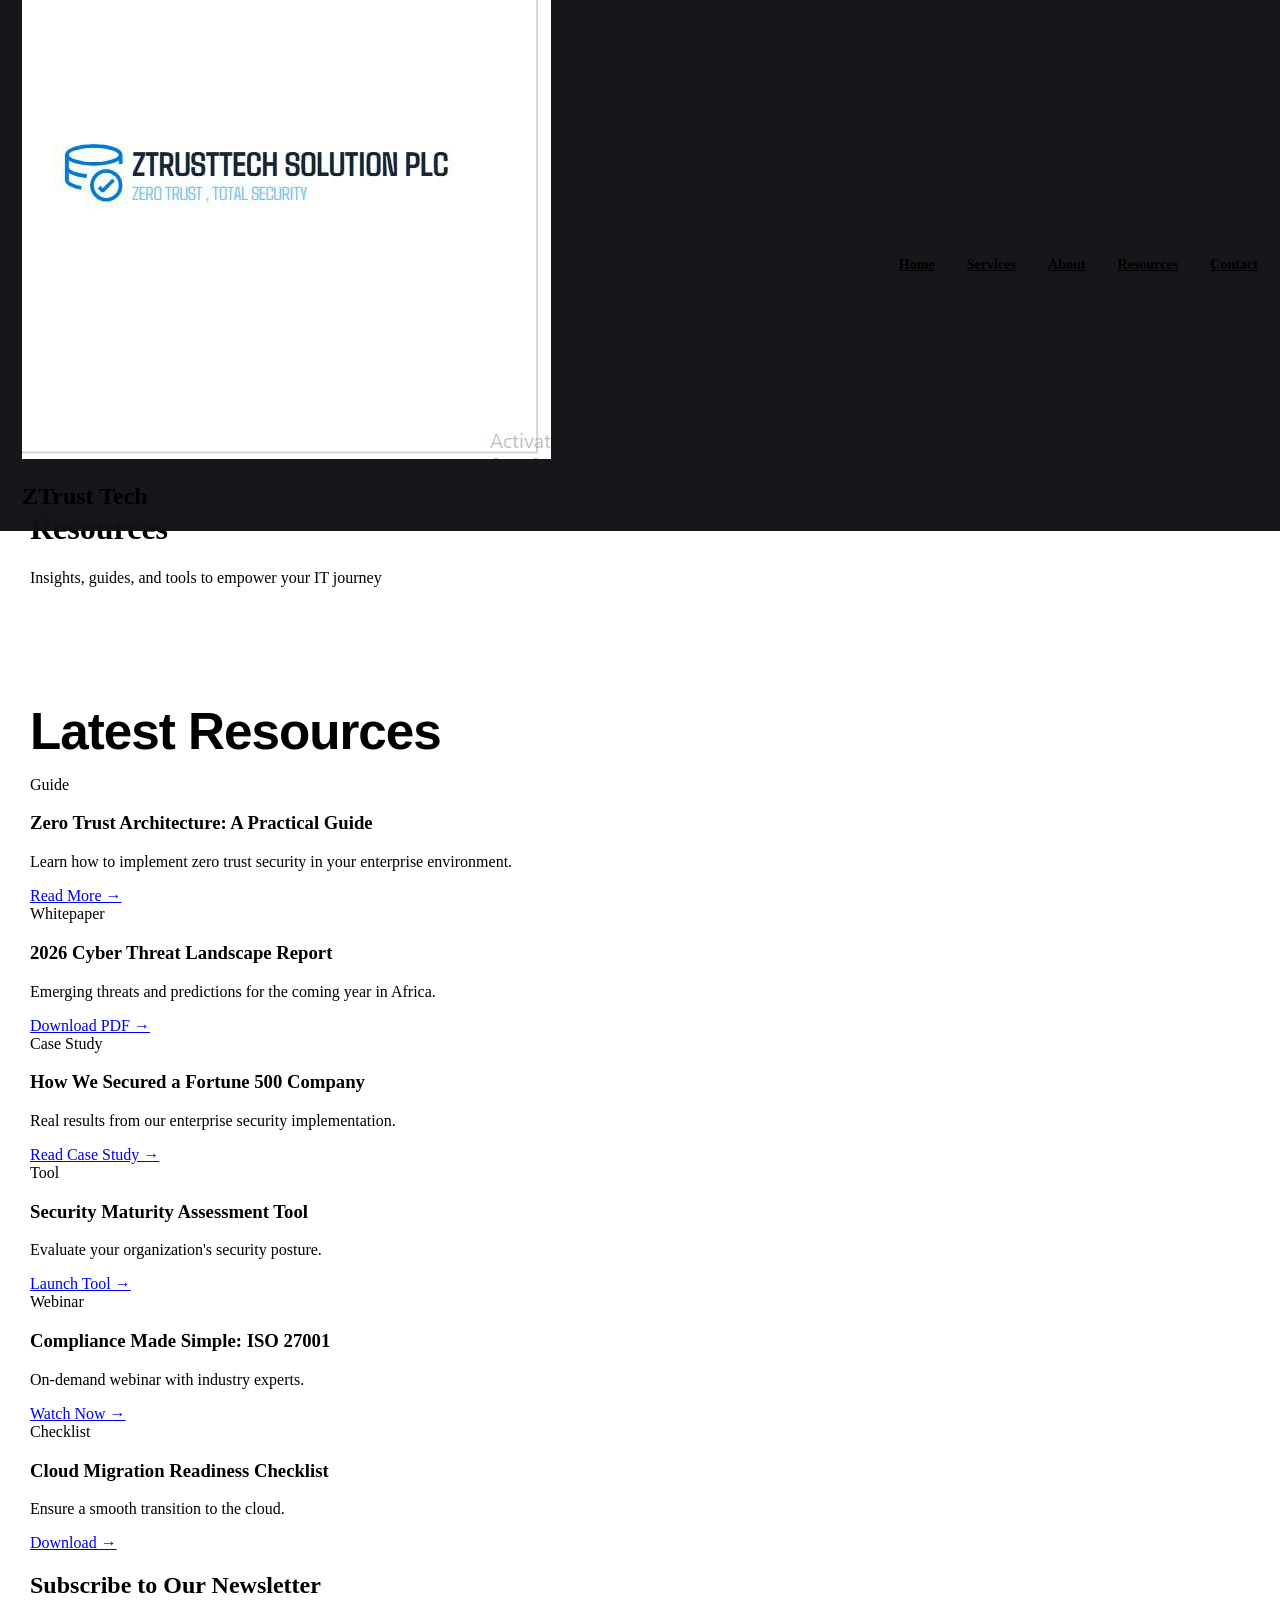
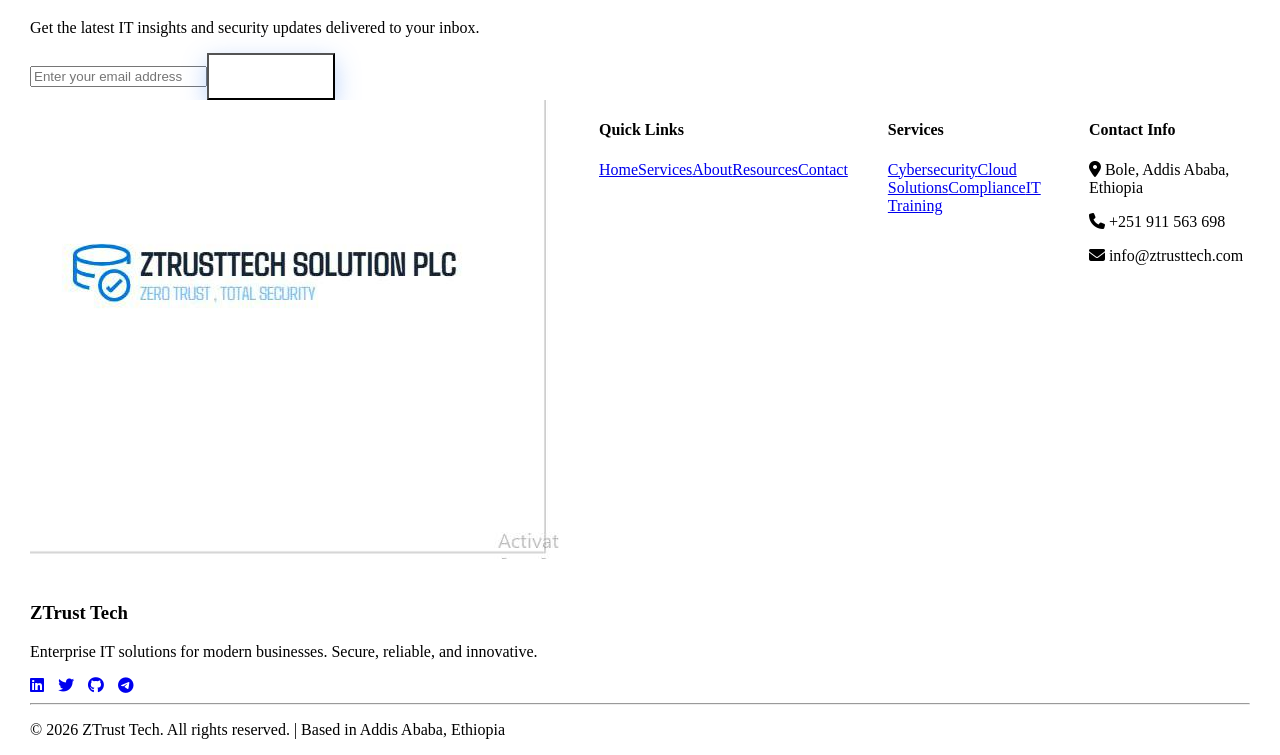
<file: resources.html>
<!DOCTYPE html>
<html lang="en">
<head>
  <meta charset="UTF-8">
  <meta name="viewport" content="width=device-width, initial-scale=1.0">
  <title>ZTrust Tech | Resources</title>
  <link rel="stylesheet" href="style.css">
  <link href="https://fonts.googleapis.com/css2?family=Inter:wght@300;400;500;600;700;800&display=swap" rel="stylesheet">
  <link rel="stylesheet" href="https://cdnjs.cloudflare.com/ajax/libs/font-awesome/6.4.0/css/all.min.css">
</head>
<body>

<div class="preloader"><div class="loader"><div class="loader-ring"></div><img src="Logo.jfif" alt="ZTrust Tech" class="loader-logo"><div class="loader-text">ZTrust Tech</div><div class="loader-bar"></div></div></div>

<nav class="nav"><div class="container nav-inner"><div class="logo-wrapper"><img src="Logo.jfif" alt="Logo" class="nav-logo"><h2 class="logo">ZTrust Tech</h2></div><div class="links"><a href="index.html">Home</a><a href="services.html">Services</a><a href="about.html">About</a><a href="resources.html" class="active">Resources</a><a href="contact.html">Contact</a></div><div class="menu-toggle" id="mobile-menu"><i class="fas fa-bars"></i></div></div></nav>

<header class="page-hero"><div class="hero-overlay"></div><div class="container hero-content"><h1>Resources</h1><p>Insights, guides, and tools to empower your IT journey</p></div></header>

<section class="resources-section"><div class="container"><h2 class="section-title">Latest Resources</h2><div class="resources-grid"><div class="resource-card"><div class="resource-badge">Guide</div><h3>Zero Trust Architecture: A Practical Guide</h3><p>Learn how to implement zero trust security in your enterprise environment.</p><a href="#" class="read-more">Read More →</a></div><div class="resource-card"><div class="resource-badge">Whitepaper</div><h3>2026 Cyber Threat Landscape Report</h3><p>Emerging threats and predictions for the coming year in Africa.</p><a href="#" class="read-more">Download PDF →</a></div><div class="resource-card"><div class="resource-badge">Case Study</div><h3>How We Secured a Fortune 500 Company</h3><p>Real results from our enterprise security implementation.</p><a href="#" class="read-more">Read Case Study →</a></div><div class="resource-card"><div class="resource-badge">Tool</div><h3>Security Maturity Assessment Tool</h3><p>Evaluate your organization's security posture.</p><a href="#" class="read-more">Launch Tool →</a></div><div class="resource-card"><div class="resource-badge">Webinar</div><h3>Compliance Made Simple: ISO 27001</h3><p>On-demand webinar with industry experts.</p><a href="#" class="read-more">Watch Now →</a></div><div class="resource-card"><div class="resource-badge">Checklist</div><h3>Cloud Migration Readiness Checklist</h3><p>Ensure a smooth transition to the cloud.</p><a href="#" class="read-more">Download →</a></div></div></div></section>

<section class="newsletter-section"><div class="container"><div class="newsletter-box"><h2>Subscribe to Our Newsletter</h2><p>Get the latest IT insights and security updates delivered to your inbox.</p><form class="newsletter-form"><input type="email" placeholder="Enter your email address" required><button type="submit" class="btn btn-primary">Subscribe</button></form></div></div></section>

<footer><div class="container"><div class="footer-grid"><div class="footer-about"><div class="footer-logo-wrapper"><img src="Logo.jfif" alt="Logo" class="footer-logo"><h3>ZTrust Tech</h3></div><p>Enterprise IT solutions for modern businesses. Secure, reliable, and innovative.</p><div class="social-links"><a href="#"><i class="fab fa-linkedin"></i></a><a href="#"><i class="fab fa-twitter"></i></a><a href="#"><i class="fab fa-github"></i></a><a href="#"><i class="fab fa-telegram"></i></a></div></div><div><h4>Quick Links</h4><a href="index.html">Home</a><a href="services.html">Services</a><a href="about.html">About</a><a href="resources.html">Resources</a><a href="contact.html">Contact</a></div><div><h4>Services</h4><a href="services.html">Cybersecurity</a><a href="services.html">Cloud Solutions</a><a href="services.html">Compliance</a><a href="services.html">IT Training</a></div><div><h4>Contact Info</h4><p><i class="fas fa-map-marker-alt"></i> Bole, Addis Ababa, Ethiopia</p><p><i class="fas fa-phone"></i> +251 911 563 698</p><p><i class="fas fa-envelope"></i> info@ztrusttech.com</p></div></div><hr><p class="copyright">© 2026 ZTrust Tech. All rights reserved. | Based in Addis Ababa, Ethiopia</p></div></footer>

<button id="back-to-top" class="back-to-top"><i class="fas fa-arrow-up"></i></button>

<script>
window.addEventListener('load', function() { setTimeout(() => { document.querySelector('.preloader').classList.add('fade-out'); }, 1000); });
const menuToggle = document.getElementById('mobile-menu');
const navLinks = document.querySelector('.links');
if(menuToggle){ menuToggle.addEventListener('click', () => { navLinks.classList.toggle('active'); menuToggle.classList.toggle('active'); }); }
const backToTop = document.getElementById('back-to-top');
window.addEventListener('scroll', () => { if(window.scrollY > 300) backToTop.classList.add('show'); else backToTop.classList.remove('show'); });
backToTop.addEventListener('click', () => window.scrollTo({ top: 0, behavior: 'smooth' }));
window.addEventListener('scroll', () => { const nav = document.querySelector('.nav'); if(window.scrollY > 50){ nav.style.background = 'rgba(10, 10, 15, 0.98)'; nav.style.backdropFilter = 'blur(15px)'; } else { nav.style.background = 'rgba(10, 10, 15, 0.95)'; nav.style.backdropFilter = 'blur(10px)'; } });
</script>
</body>
</html>
</file>
<file: style.css>
/* ==========================================================================
   ZTRUST TECH — DESIGN SYSTEM (FULL)
   ========================================================================== */

/* ---------- CONTAINER & SECTION ---------- */
.container { max-width: var(--container); margin: 0 auto; padding: 0 22px; position: relative; z-index: 2; }
.section { padding: 110px 0; position: relative; }
@media (max-width: 768px) { .section { padding: 72px 0; } }

/* ---------- SECTION HEADER ---------- */
.section-header { text-align: center; margin-bottom: 64px; }
.section-badge {
  display: inline-flex; align-items: center; gap: 8px;
  padding: 8px 18px; border-radius: var(--radius-pill);
  background: rgba(59,130,246,.08); border: 1px solid var(--border);
  color: var(--blue); font-size: .7rem; font-weight: 800;
  text-transform: uppercase; letter-spacing: 2px;
  margin-bottom: 16px;
}
.section-title {
  font-family: 'Space Grotesk', sans-serif;
  font-size: clamp(2rem, 4vw, 3.4rem);
  line-height: 1.06; font-weight: 800;
  letter-spacing: -1px; margin-bottom: 16px;
}
.section-sub {
  max-width: 760px; margin: 0 auto;
  color: var(--muted-2); font-size: 1.05rem; line-height: 1.8;
}
.gradient-text {
  background: linear-gradient(135deg, var(--cyan), var(--blue), var(--indigo));
  -webkit-background-clip: text; background-clip: text; color: transparent;
}

/* ---------- BACKGROUND ATMOSPHERE ---------- */
.bg-atmosphere { position: fixed; inset: 0; z-index: -5; pointer-events: none; overflow: hidden; }
.grid-bg {
  position: absolute; inset: 0;
  background-image:
    linear-gradient(rgba(59,130,246,.02) 1px, transparent 1px),
    linear-gradient(90deg, rgba(59,130,246,.02) 1px, transparent 1px);
  background-size: 72px 72px;
  mask-image: linear-gradient(180deg, transparent 0%, black 15%, black 85%, transparent 100%);
}
.noise {
  position: absolute; inset: 0; opacity: .035;
  background-image: url("data:image/svg+xml,%3Csvg xmlns='http://www.w3.org/2000/svg' width='180' height='180' viewBox='0 0 180 180'%3E%3Cg fill='white' fill-opacity='1'%3E%3Ccircle cx='6' cy='10' r='1'/%3E%3Ccircle cx='42' cy='27' r='1'/%3E%3Ccircle cx='87' cy='52' r='1'/%3E%3Ccircle cx='132' cy='21' r='1'/%3E%3Ccircle cx='159' cy='95' r='1'/%3E%3Ccircle cx='120' cy='130' r='1'/%3E%3Ccircle cx='54' cy='118' r='1'/%3E%3Ccircle cx='18' cy='148' r='1'/%3E%3C/g%3E%3C/svg%3E");
}
.orb {
  position: absolute; border-radius: 50%; filter: blur(140px); opacity: .07;
  animation: orbFloat 30s ease-in-out infinite;
}
.orb.o1 { width: 600px; height: 600px; background: var(--blue); top: -200px; right: -150px; animation-duration: 36s; }
.orb.o2 { width: 500px; height: 500px; background: var(--purple); bottom: -150px; left: -100px; animation-duration: 42s; animation-direction: reverse; }
.orb.o3 { width: 350px; height: 350px; background: var(--cyan); top: 40%; left: 38%; animation-duration: 28s; animation-delay: 6s; }
@keyframes orbFloat {
  0%, 100% { transform: translate(0, 0) scale(1); }
  33% { transform: translate(40px, -50px) scale(1.05); }
  66% { transform: translate(-35px, 40px) scale(.98); }
}

/* ---------- NAVIGATION ---------- */
.nav { position: fixed; top: 0; left: 0; width: 100%; height: var(--nav-h); z-index: 1000; background: var(--glass); backdrop-filter: blur(24px); border-bottom: 1px solid transparent; transition: background var(--dur-base) var(--ease), border-color var(--dur-base) var(--ease), box-shadow var(--dur-base) var(--ease); }
.nav.scrolled { background: var(--glass-strong); border-bottom-color: var(--border); box-shadow: var(--shadow-md); }
.nav-inner { display: flex; justify-content: space-between; align-items: center; gap: 18px; height: 100%; }
.logo-word-img { height: 46px; width: auto; object-fit: contain; filter: drop-shadow(0 0 12px var(--blue-glow)); transition: filter var(--dur-fast) var(--ease); }
.logo:hover .logo-word-img { filter: drop-shadow(0 0 24px var(--blue-glow)); }
.nav-right-group { display: flex; align-items: center; gap: 28px; }
.links { display: flex; gap: 2rem; align-items: center; }
.links a { color: var(--muted); font-weight: 600; font-size: .88rem; position: relative; padding: 6px 0; transition: color var(--dur-fast) var(--ease); }
.links a::after { content: ""; position: absolute; left: 0; bottom: 0; width: 0; height: 2px; background: linear-gradient(90deg, var(--blue), var(--indigo)); border-radius: 2px; transition: width var(--dur-base) var(--ease); }
.links a:hover, .links a.active { color: var(--text); }
.links a:hover::after, .links a.active::after { width: 100%; }
.nav-cta { display: inline-flex; align-items: center; gap: 8px; color: #fff; font-weight: 800; font-size: .82rem; padding: 10px 22px; border-radius: var(--radius-pill); background: linear-gradient(135deg, var(--blue), var(--indigo)); box-shadow: 0 8px 24px rgba(59,130,246,.35); white-space: nowrap; transition: transform var(--dur-fast) var(--ease), box-shadow var(--dur-fast) var(--ease); }
.nav-cta:hover { transform: translateY(-2px); box-shadow: 0 12px 32px rgba(59,130,246,.45); }
.menu-toggle { display: none; color: var(--text); font-size: 1.5rem; padding: 6px; }
.nav-backdrop { position: fixed; inset: 0; background: rgba(0,0,0,.6); backdrop-filter: blur(8px); z-index: 999; opacity: 0; visibility: hidden; transition: opacity var(--dur-base) var(--ease), visibility var(--dur-base) var(--ease); }
.nav-backdrop.active { opacity: 1; visibility: visible; }

@media (max-width: 768px) {
  .menu-toggle { display: flex; }
  .nav-right-group { position: relative; }
  .links {
    position: fixed; top: var(--nav-h); left: 0; width: 100%; max-width: 320px;
    height: calc(100vh - var(--nav-h)); background: var(--glass-strong);
    backdrop-filter: blur(30px); border-right: 1px solid var(--border);
    flex-direction: column; gap: 0; padding: 2rem; transform: translateX(-100%);
    transition: transform var(--dur-slow) var(--ease-spring); z-index: 1001;
  }
  .links.active { transform: translateX(0); }
  .links li { width: 100%; }
  .links a { display: block; width: 100%; padding: 14px 0; font-size: 1.1rem; border-bottom: 1px solid var(--border); }
  .links a::after { display: none; }
  .nav-cta { display: none; }
  .nav-backdrop.active { display: block; }
}

/* ---------- HERO ---------- */
.hero { position: relative; min-height: 100vh; display: flex; align-items: center; isolation: isolate; overflow: hidden; }
.hero-bg { position: absolute; inset: 0; z-index: 0; }
.hero-bg img { width: 100%; height: 100%; object-fit: cover; }
.hero-bg::after { content: ""; position: absolute; inset: 0; background: linear-gradient(135deg, rgba(3,4,10,.85) 0%, rgba(4,8,20,.45) 40%, rgba(3,4,10,.85) 100%); }
.hero-atmosphere { position: absolute; inset: 0; z-index: 1; pointer-events: none; }
.hero-tech-grid { position: absolute; inset: 0; background-image: linear-gradient(rgba(96,165,250,.025) 1px, transparent 1px), linear-gradient(90deg, rgba(96,165,250,.025) 1px, transparent 1px); background-size: 100px 100px; }
.hero-ripple-stack { position: absolute; bottom: 8%; left: 0; right: 0; display: flex; flex-direction: column; gap: 8px; opacity: .35; }
.hero-ripple-stack img { width: 100%; height: 70px; object-fit: cover; mix-blend-mode: screen; }
.hero-beams { position: absolute; inset: 0; overflow: hidden; }
.beam { position: absolute; height: 1px; background: linear-gradient(90deg, transparent, rgba(96,165,250,.5), transparent); filter: blur(.2px); animation: beamMove linear infinite; opacity: .4; }
.beam.b1 { width: 36vw; top: 20%; left: -12%; animation-duration: 10s; }
.beam.b2 { width: 28vw; top: 34%; left: 28%; animation-duration: 12s; animation-delay: 2s; }
.beam.b3 { width: 42vw; top: 62%; left: -8%; animation-duration: 14s; animation-delay: 1.2s; }
.beam.b4 { width: 20vw; top: 76%; left: 45%; animation-duration: 11s; animation-delay: 3s; }
@keyframes beamMove { 0% { transform: translateX(-4vw); opacity: 0; } 15% { opacity: .4; } 100% { transform: translateX(18vw); opacity: 0; } }
.hero-particles { position: absolute; inset: 0; overflow: hidden; }
.hp { position: absolute; border-radius: 50%; background: radial-gradient(circle, rgba(255,255,255,.9), rgba(96,165,250,.35) 45%, transparent 72%); animation: heroFloat linear infinite; opacity: .35; }
.hp1 { width: 7px; height: 7px; left: 8%; top: 88%; animation-duration: 18s; }
.hp2 { width: 10px; height: 10px; left: 20%; top: 84%; animation-duration: 20s; }
.hp3 { width: 6px; height: 6px; left: 36%; top: 90%; animation-duration: 14s; }
.hp4 { width: 9px; height: 9px; left: 52%; top: 87%; animation-duration: 22s; }
.hp5 { width: 7px; height: 7px; left: 66%; top: 90%; animation-duration: 16s; }
@keyframes heroFloat { 0% { transform: translateY(0) translateX(0); opacity: 0; } 10% { opacity: .35; } 60% { transform: translateY(-45vh) translateX(16px); } 100% { transform: translateY(-85vh) translateX(-10px); opacity: 0; } }
.hero-side-badges { position: absolute; top: 50%; left: 0; right: 0; z-index: 20; pointer-events: none; padding: 0 20px; display: flex; justify-content: space-between; transform: translateY(-50%); }
.hero-catch-left, .hero-catch-right {
  font-family: 'JetBrains Mono', monospace; font-weight: 500; letter-spacing: 1.5px; text-transform: uppercase; font-size: .65rem;
  background: var(--glass); backdrop-filter: blur(10px); padding: 8px 16px; border-radius: var(--radius-pill);
  border: 1px solid var(--border); color: var(--text-dim); white-space: nowrap;
}
.hero-catch-right { background: rgba(99,102,241,.25); border-color: rgba(139,92,246,.4); }
@media (max-width: 768px) { .hero-side-badges { display: none; } }
.hero-content { position: relative; z-index: 10; width: 100%; padding-top: calc(var(--nav-h) + 20px); padding-bottom: 60px; }
.hero-bottom-tag { position: absolute; bottom: 18%; left: 50%; transform: translateX(-50%); z-index: 20; font-family: 'JetBrains Mono', monospace; font-size: .62rem; letter-spacing: 2px; background: rgba(0,0,0,.55); backdrop-filter: blur(12px); padding: 6px 18px; border-radius: var(--radius-pill); border: 1px solid rgba(96,165,250,.35); color: var(--blue); white-space: nowrap; }
@media (max-width: 480px) { .hero-bottom-tag { font-size: .5rem; padding: 4px 12px; width: 85%; text-align: center; } }
.hero-main { text-align: center; max-width: 900px; margin: 0 auto; }
.hero-eyebrow { display: inline-block; font-family: 'JetBrains Mono', monospace; font-size: .7rem; font-weight: 600; letter-spacing: 3px; text-transform: uppercase; color: var(--blue); margin-bottom: 18px; position: relative; overflow: hidden; }
.hero-eyebrow::after { content: attr(data-text); position: absolute; left: 0; top: 0; background: linear-gradient(135deg, var(--cyan), var(--blue)); -webkit-background-clip: text; background-clip: text; color: transparent; clip-path: inset(0 100% 0 0); animation: revealText 2s var(--ease) forwards; }
@keyframes revealText { to { clip-path: inset(0 0 0 0); } }
.hero-title { font-family: 'Space Grotesk', sans-serif; font-size: clamp(2.4rem, 5.5vw, 4.2rem); line-height: 1.04; font-weight: 800; letter-spacing: -1.5px; margin-bottom: 22px; color: var(--text); }
.hero-title .gradient-text { font-weight: 800; }
.hero-subtitle { font-size: clamp(1rem, 1.8vw, 1.15rem); line-height: 1.85; color: var(--muted); margin-bottom: 36px; max-width: 720px; margin-left: auto; margin-right: auto; }
.hero-actions { display: flex; flex-wrap: wrap; justify-content: center; gap: 16px; margin-bottom: 48px; }
.hero-trust { display: flex; justify-content: center; align-items: center; flex-wrap: wrap; gap: 0; margin-top: 20px; padding-top: 24px; border-top: 1px solid var(--border); }
.trust-item { display: flex; flex-direction: column; align-items: center; padding: 0 32px; position: relative; }
.trust-number { font-family: 'Space Grotesk', sans-serif; font-size: clamp(2rem, 4vw, 3rem); font-weight: 800; line-height: 1; color: var(--text); }
.trust-label { font-size: .75rem; color: var(--muted-2); text-transform: uppercase; letter-spacing: 1.5px; margin-top: 4px; }
.trust-divider { width: 1px; height: 48px; background: linear-gradient(180deg, transparent, var(--border), transparent); }
@media (max-width: 640px) { .trust-divider { display: none; } .trust-item { padding: 12px 20px; } }
.hero-scroll { position: absolute; bottom: 30px; left: 50%; transform: translateX(-50%); z-index: 20; display: flex; flex-direction: column; align-items: center; gap: 8px; color: var(--muted-2); font-size: .65rem; letter-spacing: 1.5px; text-transform: uppercase; font-family: 'JetBrains Mono', monospace; animation: scrollBounce 2.5s ease-in-out infinite; }
@keyframes scrollBounce { 0%, 100% { transform: translateX(-50%) translateY(0); } 50% { transform: translateX(-50%) translateY(6px); } }
.scroll-mouse { width: 26px; height: 44px; border: 2px solid rgba(99,102,241,.35); border-radius: 14px; display: flex; justify-content: center; padding-top: 10px; }
.scroll-dot { width: 3px; height: 8px; background: var(--blue); border-radius: 2px; animation: scrollAnim 1.8s ease-in-out infinite; }
@keyframes scrollAnim { 0% { opacity: 1; transform: translateY(0); } 100% { opacity: 0; transform: translateY(16px); } }

/* ---------- RIPPLE DIVIDER ---------- */
.ripple-divider { position: relative; padding: 0; background: linear-gradient(180deg, var(--bg) 0%, var(--bg-elevated) 100%); overflow: hidden; }
.ripple-layer { position: relative; height: 160px; overflow: hidden; }
.ripple-layer img { position: absolute; left: 0; width: 100%; object-fit: cover; mix-blend-mode: screen; }
.ripple-layer img.r1 { top: 10px; height: 140px; animation: rippleShift1 14s ease-in-out infinite; }
.ripple-layer img.r2 { top: 25px; height: 140px; opacity: .55; animation: rippleShift2 18s ease-in-out infinite; }
.ripple-layer img.r3 { top: 40px; height: 140px; opacity: .32; animation: rippleShift3 22s ease-in-out infinite; }
@keyframes rippleShift1 { 0%,100% { transform: scale(1.03) translateX(0); } 50% { transform: scale(1.08) translateX(-12px); } }
@keyframes rippleShift2 { 0%,100% { transform: scale(1.02) translateX(0); } 50% { transform: scale(1.06) translateX(12px); } }
@keyframes rippleShift3 { 0%,100% { transform: scale(1.01) translateX(0); } 50% { transform: scale(1.05) translateX(-8px); } }
.ripple-copy { position: absolute; inset: 0; display: flex; align-items: center; justify-content: center; pointer-events: none; }
.ripple-copy span { font-family: 'JetBrains Mono', monospace; font-size: .65rem; letter-spacing: 2.5px; background: var(--glass); padding: 6px 16px; border-radius: var(--radius-pill); border: 1px solid var(--border); color: var(--muted); }

/* ---------- ALLIANCE / PARTNERS ---------- */
.alliance { position: relative; padding: 120px 0; background: radial-gradient(ellipse at 30% 20%, rgba(59,130,246,.08), transparent 50%), linear-gradient(0deg, #000000, #03050c); border-top: 1px solid var(--border); border-bottom: 1px solid var(--border); overflow: hidden; }
.alliance::before { content: ''; position: absolute; inset: 0; background: radial-gradient(circle at 80% 30%, rgba(139,92,246,.08), transparent 40%); pointer-events: none; }
.tech-grid { display: grid; grid-template-columns: repeat(auto-fit, minmax(140px, 1fr)); gap: 20px; margin: 60px 0 40px; }
.tech-card {
  background: var(--glass); border: 1px solid var(--border); border-radius: var(--radius-lg);
  padding: 28px 16px; display: flex; flex-direction: column; align-items: center; justify-content: center; gap: 14px;
  transition: transform var(--dur-base) var(--ease), border-color var(--dur-base) var(--ease), background var(--dur-base) var(--ease), box-shadow var(--dur-base) var(--ease);
  backdrop-filter: blur(12px); position: relative; overflow: hidden;
}
.tech-card::after { content: ''; position: absolute; inset: 0; background: radial-gradient(circle at 50% 0%, rgba(59,130,246,.15), transparent 70%); opacity: 0; transition: opacity var(--dur-base) var(--ease); }
.tech-card:hover { transform: translateY(-8px); border-color: rgba(96,165,250,.5); background: rgba(20,28,45,.6); box-shadow: var(--shadow-lg), 0 0 0 1px rgba(59,130,246,.15); }
.tech-card:hover::after { opacity: 1; }
.tech-logo { max-width: 88px; max-height: 48px; object-fit: contain; filter: grayscale(100%) brightness(1.2) opacity(.85); transition: filter var(--dur-base) var(--ease), transform var(--dur-base) var(--ease); }
.tech-card:hover .tech-logo { filter: grayscale(0%) brightness(1.1) drop-shadow(0 0 8px rgba(59,130,246,.6)); transform: scale(1.05); }
.tech-card span { font-weight: 600; font-size: .72rem; letter-spacing: .5px; color: var(--muted); text-transform: uppercase; transition: color var(--dur-fast) var(--ease); }
.tech-card:hover span { color: var(--text); }
.trust-marquee { overflow: hidden; padding: 20px 0; border-top: 1px solid var(--border); border-bottom: 1px solid var(--border); background: rgba(0,0,0,.3); }
.marquee-track { display: flex; gap: 64px; width: max-content; animation: scrollTrust 50s linear infinite; }
.marquee-track span { font-weight: 700; font-family: 'JetBrains Mono', monospace; font-size: .78rem; letter-spacing: 1.2px; color: var(--muted); white-space: nowrap; transition: color var(--dur-fast) var(--ease), text-shadow var(--dur-fast) var(--ease); }
.marquee-track span:hover { color: var(--blue); text-shadow: 0 0 8px var(--blue-glow); }
@keyframes scrollTrust { 0% { transform: translateX(0); } 100% { transform: translateX(-50%); } }
@media (max-width: 768px) { .tech-grid { grid-template-columns: repeat(2, 1fr); gap: 16px; } .marquee-track { gap: 40px; animation-duration: 35s; } }

/* ---------- SERVICES ---------- */
.services { background: linear-gradient(180deg, var(--bg-elevated) 0%, var(--bg) 100%); }
.service-grid { display: grid; grid-template-columns: repeat(4, 1fr); gap: 24px; margin-top: 20px; }
.service-card { background: linear-gradient(145deg, rgba(12,18,30,.92), rgba(5,8,17,.96)); border: 1px solid var(--border); border-radius: var(--radius-lg); overflow: hidden; transition: transform var(--dur-base) var(--ease), border-color var(--dur-base) var(--ease), box-shadow var(--dur-base) var(--ease); position: relative; }
.service-card:hover { transform: translateY(-8px); border-color: rgba(96,165,250,.35); box-shadow: var(--shadow-xl); }
.service-media { position: relative; height: 210px; overflow: hidden; }
.service-media img { width: 100%; height: 100%; object-fit: cover; transition: transform var(--dur-slow) var(--ease); }
.service-card:hover .service-media img { transform: scale(1.08); }
.service-icon { position: absolute; top: 16px; left: 16px; width: 44px; height: 44px; border-radius: var(--radius-md); background: linear-gradient(135deg, var(--blue), var(--indigo)); display: flex; align-items: center; justify-content: center; font-size: 1.2rem; color: #fff; box-shadow: var(--shadow-sm); }
.service-body { padding: 24px; }
.service-body h3 { font-family: 'Space Grotesk', sans-serif; font-size: 1.15rem; font-weight: 700; margin-bottom: 10px; }
.service-body p { font-size: .9rem; color: var(--muted); line-height: 1.7; margin-bottom: 16px; }
.service-tags { display: flex; flex-wrap: wrap; gap: 8px; }
.service-tags li { font-size: .62rem; padding: 4px 10px; border-radius: var(--radius-pill); background: rgba(59,130,246,.12); border: 1px solid var(--border); color: var(--blue); text-transform: uppercase; letter-spacing: .5px; font-weight: 600; }
@media (max-width: 1024px) { .service-grid { grid-template-columns: repeat(2, 1fr); } }
@media (max-width: 640px) { .service-grid { grid-template-columns: 1fr; } }

/* ---------- IMPACT / STATS + CTA ---------- */
.impact { background: linear-gradient(180deg, var(--bg) 0%, var(--bg-elevated) 100%); }
.stats-grid { display: grid; grid-template-columns: repeat(4, 1fr); gap: 1px; background: var(--border); border-radius: var(--radius-lg); overflow: hidden; margin-bottom: 56px; }
.stat-card { padding: 36px 16px; text-align: center; background: var(--bg-card); transition: background var(--dur-base) var(--ease); }
.stat-card:hover { background: var(--bg-card-hover); }
.stat-card i { font-size: 1.8rem; margin-bottom: 12px; display: block; }
.stat-card:nth-child(1) i { color: var(--blue); }
.stat-card:nth-child(2) i { color: var(--purple); }
.stat-card:nth-child(3) i { color: var(--cyan); }
.stat-card:nth-child(4) i { color: var(--emerald); }
.stat-number { font-family: 'Space Grotesk', sans-serif; font-size: clamp(2.2rem, 4vw, 3.2rem); font-weight: 800; line-height: 1; color: var(--text); margin-bottom: 6px; }
.stat-number span { font-size: .6em; font-weight: 600; color: var(--muted); }
.stat-label { font-size: .8rem; color: var(--muted-2); text-transform: uppercase; letter-spacing: 1px; }
.cta-shell { border-radius: var(--radius-lg); padding: clamp(48px, 6vw, 72px) 24px; text-align: center; background: linear-gradient(135deg, rgba(37,99,235,.12), rgba(99,102,241,.12)); border: 1px solid var(--border); position: relative; overflow: hidden; }
.cta-shell::before { content: ''; position: absolute; top: -50%; left: -50%; width: 200%; height: 200%; background: radial-gradient(circle at center, rgba(59,130,246,.08), transparent 60%); pointer-events: none; }
.cta-shell h2 { font-family: 'Space Grotesk', sans-serif; font-size: clamp(1.8rem, 3.5vw, 2.6rem); font-weight: 800; margin-bottom: 14px; position: relative; z-index: 1; }
.cta-shell p { color: var(--muted); font-size: 1.05rem; max-width: 640px; margin: 0 auto 28px; position: relative; z-index: 1; }
.cta-actions { display: flex; flex-wrap: wrap; justify-content: center; gap: 16px; position: relative; z-index: 1; }
@media (max-width: 768px) { .stats-grid { grid-template-columns: repeat(2, 1fr); } }

/* ---------- BUTTONS ---------- */
.btn { display: inline-flex; align-items: center; justify-content: center; gap: 10px; padding: 14px 28px; border-radius: var(--radius-pill); font-weight: 800; font-size: .85rem; letter-spacing: .3px; white-space: nowrap; transition: transform var(--dur-fast) var(--ease), box-shadow var(--dur-fast) var(--ease), background var(--dur-fast) var(--ease); position: relative; overflow: hidden; }
.btn::before { content: ''; position: absolute; inset: 0; background: linear-gradient(135deg, rgba(255,255,255,.15), transparent); opacity: 0; transition: opacity var(--dur-fast) var(--ease); }
.btn:hover::before { opacity: 1; }
.btn-primary { background: linear-gradient(135deg, var(--blue), var(--indigo)); color: #fff; box-shadow: 0 8px 24px rgba(59,130,246,.35); }
.btn-primary:hover { transform: translateY(-2px); box-shadow: 0 14px 36px rgba(59,130,246,.45); }
.btn-secondary { background: var(--glass-strong); border: 1px solid var(--border-strong); color: var(--text); }
.btn-secondary:hover { background: var(--bg-card-hover); border-color: var(--blue); box-shadow: var(--shadow-md); }

/* ---------- FOOTER ---------- */
.footer { position: relative; background: linear-gradient(160deg, #03050c 0%, #070b17 100%); border-top: 1px solid rgba(59,130,246,.2); overflow: hidden; margin-top: 40px; }
.footer::before { content: ""; position: absolute; top: 0; left: 0; right: 0; height: 1px; background: linear-gradient(90deg, transparent, var(--blue), var(--purple), var(--cyan), transparent); }
.footer-glow { position: absolute; inset: 0; background: radial-gradient(circle at 20% 30%, rgba(59,130,246,.08), transparent 60%); pointer-events: none; }
.footer-main { position: relative; z-index: 3; padding: 72px 0 48px; }
.footer-grid { display: grid; grid-template-columns: 1.5fr repeat(3, 1fr); gap: 40px; }
.footer-brand { max-width: 360px; }
.footer-logo { display: inline-block; margin-bottom: 20px; }
.footer-word-img { height: 42px; width: auto; opacity: .95; }
.footer-desc { color: var(--muted); font-size: .85rem; line-height: 1.75; margin-bottom: 24px; }
.social-links { display: flex; gap: 14px; }
.social-link { width: 44px; height: 44px; border-radius: var(--radius-md); background: rgba(59,130,246,.1); border: 1px solid var(--border); display: flex; align-items: center; justify-content: center; color: var(--text-dim); font-size: 1.15rem; transition: all var(--dur-base) var(--ease); }
.social-link:hover { background: linear-gradient(135deg, var(--blue), var(--indigo)); color: #fff; border-color: transparent; transform: translateY(-3px); box-shadow: 0 8px 20px rgba(59,130,246,.35); }
.footer-nav h4 { font-family: 'Space Grotesk', sans-serif; font-size: .95rem; font-weight: 700; margin-bottom: 22px; position: relative; display: inline-block; }
.footer-nav h4::after { content: ''; position: absolute; bottom: -6px; left: 0; width: 30px; height: 2px; background: linear-gradient(90deg, var(--blue), var(--cyan)); border-radius: 2px; }
.footer-nav a { display: block; color: var(--muted); font-size: .85rem; margin-bottom: 12px; transition: color var(--dur-fast) var(--ease), transform var(--dur-fast) var(--ease); display: flex; align-items: center; gap: 8px; }
.footer-nav a i { font-size: .65rem; color: var(--blue); transition: transform var(--dur-fast) var(--ease); }
.footer-nav a:hover { color: var(--text); transform: translateX(6px); }
.footer-nav a:hover i { transform: translateX(3px); }
.footer-contact p { display: flex; align-items: center; gap: 10px; color: var(--muted); font-size: .85rem; margin-bottom: 14px; line-height: 1.6; }
.footer-contact i { width: 24px; color: var(--blue); font-size: .95rem; }
.footer-contact a:hover { color: var(--text); }
.footer-bottom { border-top: 1px solid var(--border); padding: 24px 0; display: flex; flex-wrap: wrap; justify-content: space-between; align-items: center; gap: 16px; font-size: .72rem; color: var(--muted-2); text-align: center; }
.footer-bottom a { color: var(--blue); }
.footer-bottom .heart { color: var(--rose); animation: heartBeat 1.2s ease-in-out infinite; }
@keyframes heartBeat { 0%, 100% { transform: scale(1); } 50% { transform: scale(1.15); } }
.footer-stats { display: flex; gap: 24px; font-size: .68rem; font-family: 'JetBrains Mono', monospace; }
.footer-stats span { color: var(--blue); font-weight: 700; }
@media (max-width: 1024px) { .footer-grid { grid-template-columns: repeat(2, 1fr); } .footer-brand { grid-column: span 2; } }
@media (max-width: 640px) { .footer-grid { grid-template-columns: 1fr; } .footer-brand { grid-column: auto; text-align: center; } .footer-brand .footer-logo { display: inline-block; } .footer-desc { margin-left: auto; margin-right: auto; text-align: center; } .social-links { justify-content: center; } .footer-nav { text-align: center; } .footer-nav h4::after { left: 50%; transform: translateX(-50%); } .footer-nav a { justify-content: center; } .footer-contact p { justify-content: center; } .footer-bottom { flex-direction: column; text-align: center; } .footer-stats { justify-content: center; flex-wrap: wrap; } }

/* ---------- FLOATING CONTACT ---------- */
.floating-contact { position: fixed; bottom: 24px; left: 24px; display: flex; flex-direction: column; gap: 12px; z-index: 999; }
.float-btn { width: 52px; height: 52px; border-radius: var(--radius-md); display: flex; align-items: center; justify-content: center; color: #fff; font-size: 1.35rem; text-decoration: none; box-shadow: var(--shadow-lg); transition: transform var(--dur-base) var(--ease-spring), box-shadow var(--dur-base) var(--ease); }
.float-btn:hover { transform: scale(1.08) translateY(-2px); box-shadow: var(--shadow-xl); }
.float-btn.wa { background: linear-gradient(135deg, #25d366, #128c7e); }
.float-btn.tg { background: linear-gradient(135deg, #0088cc, #005f8c); }
@media (max-width: 480px) { .floating-contact { bottom: 16px; left: 16px; right: 16px; flex-direction: row; justify-content: flex-end; } .float-btn { width: 48px; height: 48px; font-size: 1.2rem; } }

/* ---------- BACK TO TOP ---------- */
.back-to-top { position: fixed; bottom: 24px; right: 24px; width: 52px; height: 52px; border-radius: var(--radius-md); background: linear-gradient(135deg, var(--blue), var(--indigo)); color: #fff; display: flex; align-items: center; justify-content: center; font-size: 1.2rem; cursor: pointer; opacity: 0; visibility: hidden; transform: translateY(16px); transition: all var(--dur-base) var(--ease); z-index: 999; box-shadow: var(--shadow-lg); border: none; }
.back-to-top.show { opacity: 1; visibility: visible; transform: translateY(0); }
.back-to-top:hover { transform: translateY(-3px) scale(1.05); box-shadow: var(--shadow-xl); }
@media (max-width: 480px) { .back-to-top { bottom: 80px; right: 16px; width: 48px; height: 48px; } }

/* ---------- REVEAL ANIMATIONS ---------- */
.reveal-up { opacity: 0; transform: translateY(48px); transition: opacity 0.9s var(--ease), transform 0.9s var(--ease); }
.reveal-up.visible { opacity: 1; transform: translateY(0); }
.reveal-up.delay-1 { transition-delay: 100ms; }
.reveal-up.delay-2 { transition-delay: 200ms; }
.reveal-up.delay-3 { transition-delay: 300ms; }
.reveal-up.delay-4 { transition-delay: 400ms; }
.reveal-up.delay-5 { transition-delay: 500ms; }
.reveal-up.delay-6 { transition-delay: 600ms; }

/* ---------- SCROLLBAR ---------- */
::-webkit-scrollbar { width: 8px; height: 8px; }
::-webkit-scrollbar-track { background: var(--bg); }
::-webkit-scrollbar-thumb { background: linear-gradient(180deg, var(--blue), var(--indigo)); border-radius: 4px; border: 2px solid var(--bg); }
::-webkit-scrollbar-thumb:hover { background: linear-gradient(180deg, var(--cyan), var(--blue)); }
</file>
